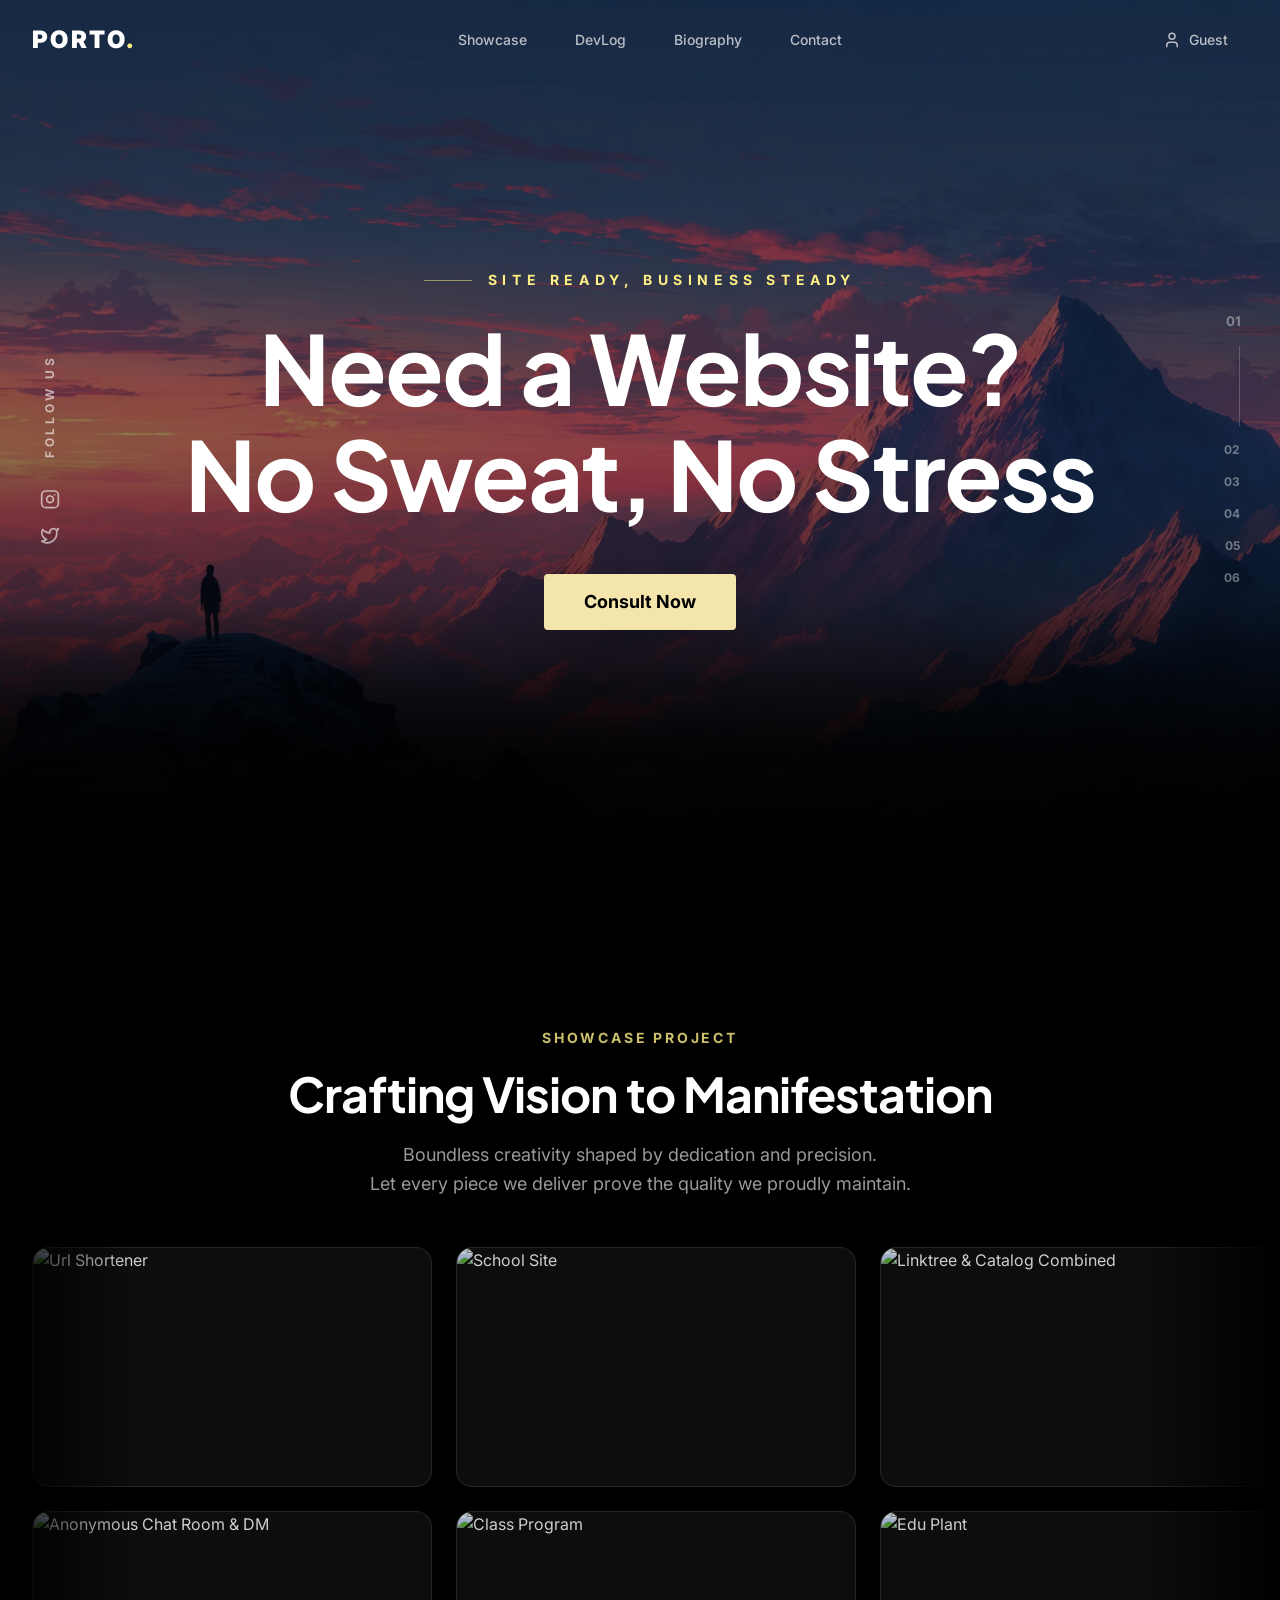
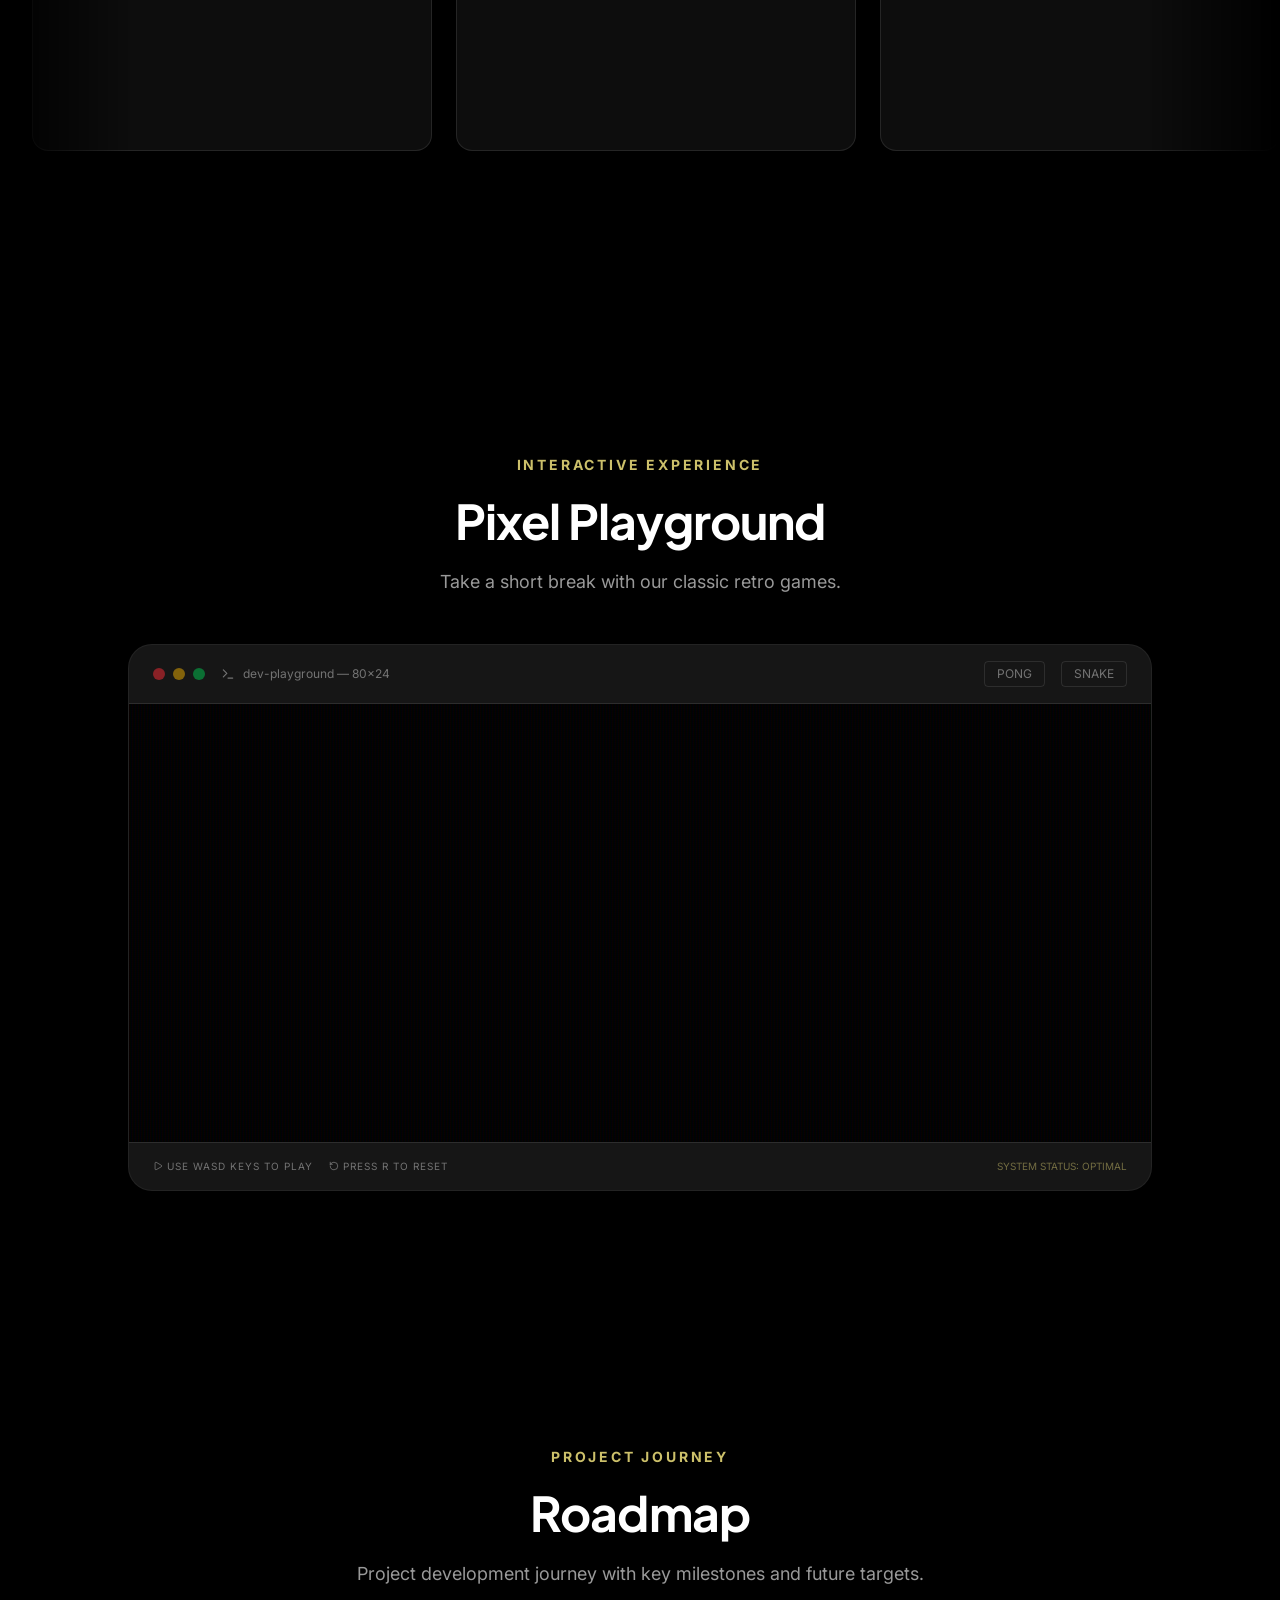
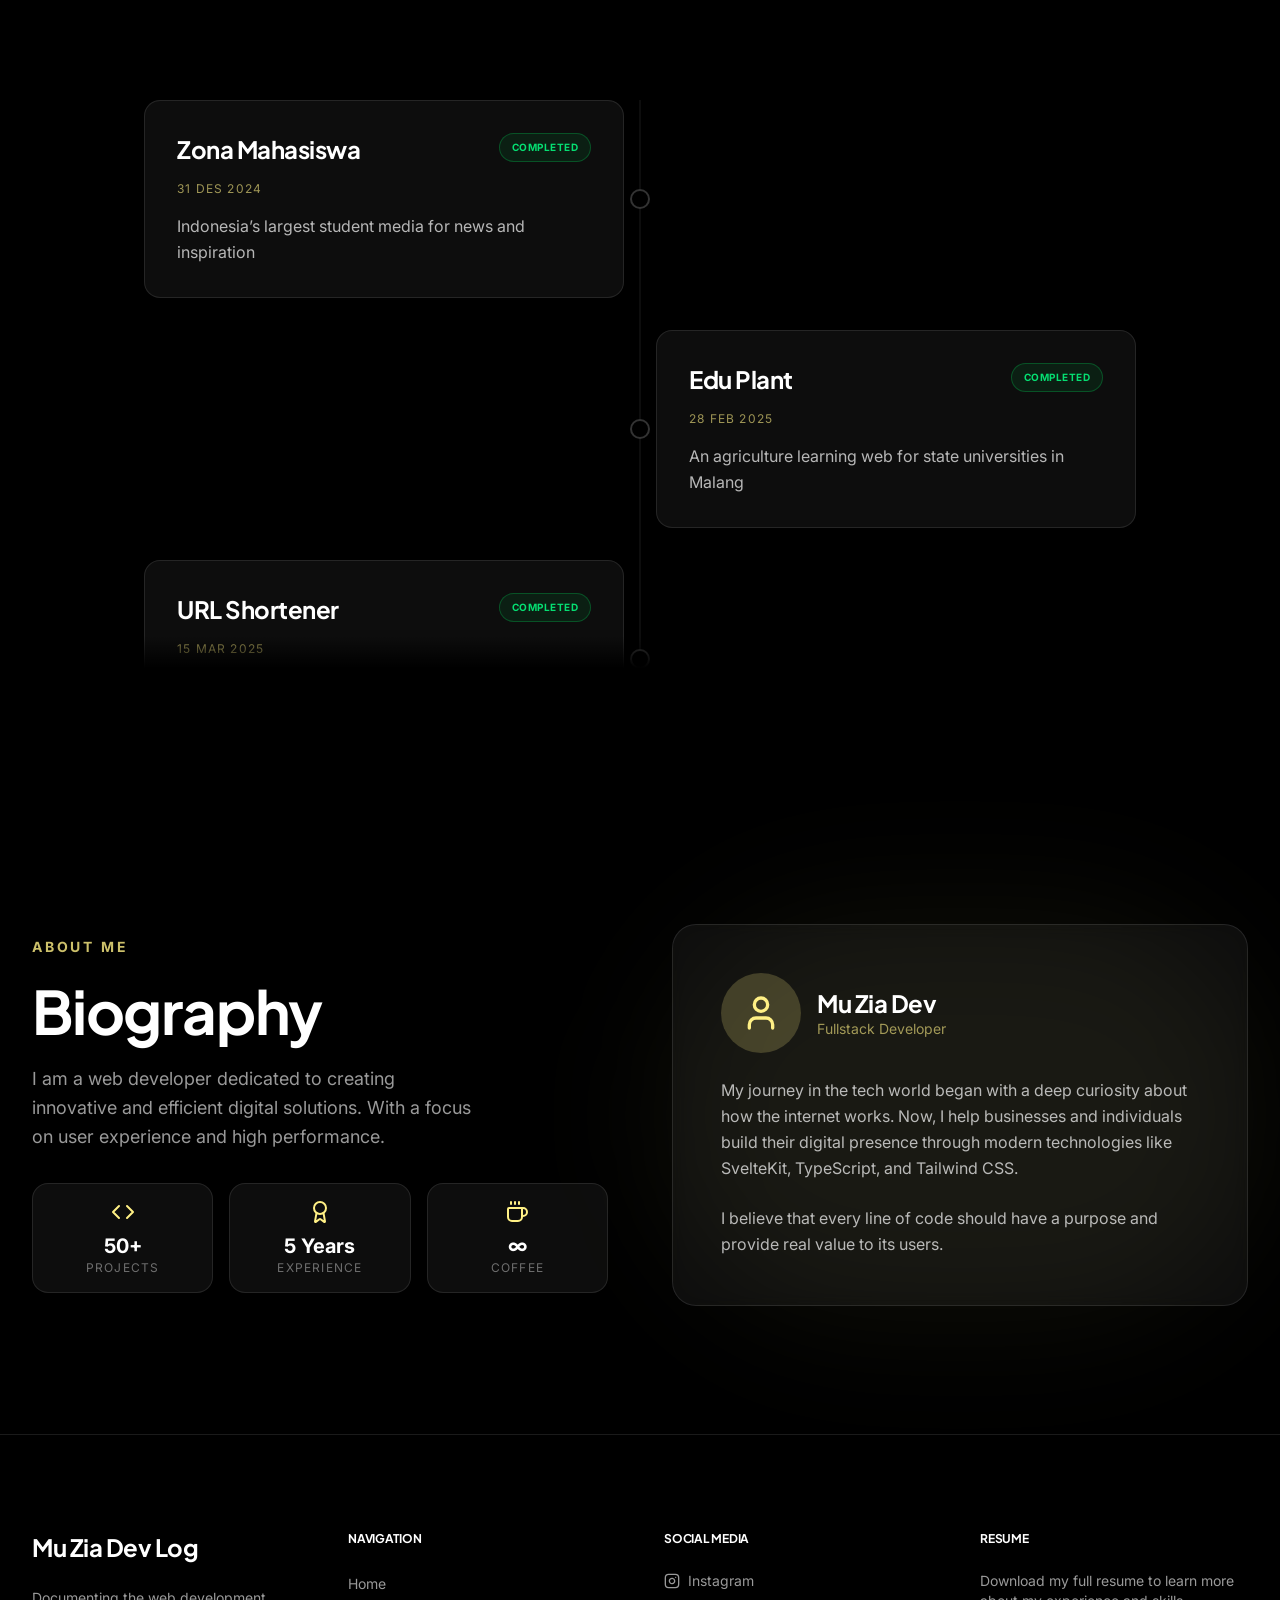
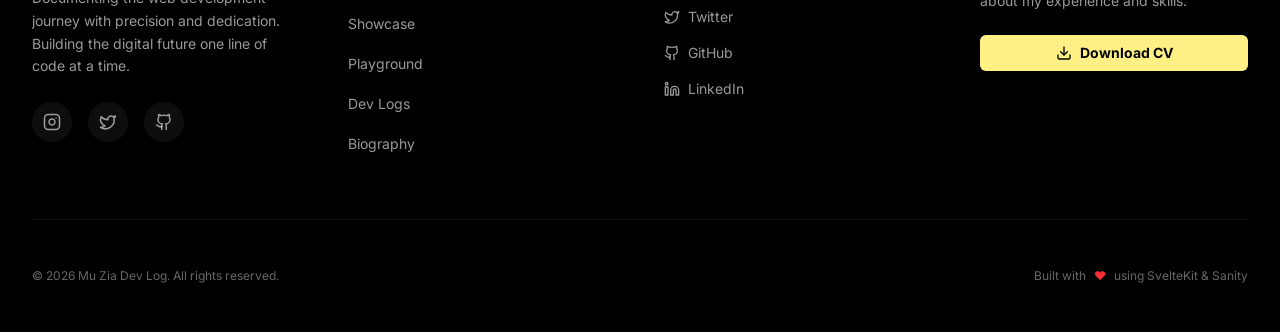
<file: index.html>
<!doctype html>
<html lang="id">
	<head>
		<meta charset="utf-8" />
		<meta name="viewport" content="width=device-width, initial-scale=1" />
		<title>muzia.online - Segala urusan digital, kini jadi jauh lebih mu zia.</title>
		<meta name="description" content="Kelola sistem Pre-Order, perpendek link, hingga kustomisasi web tanpa ribet. Apapun kebutuhanmu, P.O di muzia.online aja!" />
		
		<!-- Google Fonts -->
		<link rel="preconnect" href="https://fonts.googleapis.com" />
		<link rel="preconnect" href="https://fonts.gstatic.com" crossorigin />
		<link href="https://fonts.googleapis.com/css2?family=Plus+Jakarta+Sans:wght@400;500;600;700;800&family=Inter:wght@400;500;600;700&family=Playfair+Display:wght@400;700&display=swap" rel="stylesheet" />
		
		
		<link href="./_app/immutable/assets/0.GZ0eUr2F.css" rel="stylesheet">
		<link href="./_app/immutable/assets/2.BXsy7kUp.css" rel="stylesheet">
		<link rel="modulepreload" href="./_app/immutable/entry/start.Ca_wSWsl.js">
		<link rel="modulepreload" href="./_app/immutable/chunks/ZLvBxziK.js">
		<link rel="modulepreload" href="./_app/immutable/chunks/mymH6MuY.js">
		<link rel="modulepreload" href="./_app/immutable/entry/app.D5zB20gW.js">
		<link rel="modulepreload" href="./_app/immutable/chunks/PPVm8Dsz.js">
		<link rel="modulepreload" href="./_app/immutable/chunks/DIBNA_g9.js">
		<link rel="modulepreload" href="./_app/immutable/chunks/BgEt111t.js">
		<link rel="modulepreload" href="./_app/immutable/chunks/C3yZs-nB.js">
		<link rel="modulepreload" href="./_app/immutable/chunks/CQC1BkeW.js">
		<link rel="modulepreload" href="./_app/immutable/chunks/C94j5znb.js">
		<link rel="modulepreload" href="./_app/immutable/chunks/CDDtoG_g.js">
		<link rel="modulepreload" href="./_app/immutable/nodes/0.Y-OtAAw8.js">
		<link rel="modulepreload" href="./_app/immutable/chunks/D9lpOvnN.js">
		<link rel="modulepreload" href="./_app/immutable/chunks/DRNSp6mq.js">
		<link rel="modulepreload" href="./_app/immutable/chunks/WxJ-SEl7.js">
		<link rel="modulepreload" href="./_app/immutable/nodes/2.CXr6EJYp.js">
		<link rel="modulepreload" href="./_app/immutable/chunks/BgVh8UrC.js">
		<link rel="modulepreload" href="./_app/immutable/chunks/a4y9I_1i.js"><!--12qhfyh--><link rel="icon" href="data:image/svg+xml,%3csvg%20xmlns='http://www.w3.org/2000/svg'%20width='107'%20height='128'%20viewBox='0%200%20107%20128'%3e%3ctitle%3esvelte-logo%3c/title%3e%3cpath%20d='M94.157%2022.819c-10.4-14.885-30.94-19.297-45.792-9.835L22.282%2029.608A29.92%2029.92%200%200%200%208.764%2049.65a31.5%2031.5%200%200%200%203.108%2020.231%2030%2030%200%200%200-4.477%2011.183%2031.9%2031.9%200%200%200%205.448%2024.116c10.402%2014.887%2030.942%2019.297%2045.791%209.835l26.083-16.624A29.92%2029.92%200%200%200%2098.235%2078.35a31.53%2031.53%200%200%200-3.105-20.232%2030%2030%200%200%200%204.474-11.182%2031.88%2031.88%200%200%200-5.447-24.116'%20style='fill:%23ff3e00'/%3e%3cpath%20d='M45.817%20106.582a20.72%2020.72%200%200%201-22.237-8.243%2019.17%2019.17%200%200%201-3.277-14.503%2018%2018%200%200%201%20.624-2.435l.49-1.498%201.337.981a33.6%2033.6%200%200%200%2010.203%205.098l.97.294-.09.968a5.85%205.85%200%200%200%201.052%203.878%206.24%206.24%200%200%200%206.695%202.485%205.8%205.8%200%200%200%201.603-.704L69.27%2076.28a5.43%205.43%200%200%200%202.45-3.631%205.8%205.8%200%200%200-.987-4.371%206.24%206.24%200%200%200-6.698-2.487%205.7%205.7%200%200%200-1.6.704l-9.953%206.345a19%2019%200%200%201-5.296%202.326%2020.72%2020.72%200%200%201-22.237-8.243%2019.17%2019.17%200%200%201-3.277-14.502%2017.99%2017.99%200%200%201%208.13-12.052l26.081-16.623a19%2019%200%200%201%205.3-2.329%2020.72%2020.72%200%200%201%2022.237%208.243%2019.17%2019.17%200%200%201%203.277%2014.503%2018%2018%200%200%201-.624%202.435l-.49%201.498-1.337-.98a33.6%2033.6%200%200%200-10.203-5.1l-.97-.294.09-.968a5.86%205.86%200%200%200-1.052-3.878%206.24%206.24%200%200%200-6.696-2.485%205.8%205.8%200%200%200-1.602.704L37.73%2051.72a5.42%205.42%200%200%200-2.449%203.63%205.79%205.79%200%200%200%20.986%204.372%206.24%206.24%200%200%200%206.698%202.486%205.8%205.8%200%200%200%201.602-.704l9.952-6.342a19%2019%200%200%201%205.295-2.328%2020.72%2020.72%200%200%201%2022.237%208.242%2019.17%2019.17%200%200%201%203.277%2014.503%2018%2018%200%200%201-8.13%2012.053l-26.081%2016.622a19%2019%200%200%201-5.3%202.328'%20style='fill:%23fff'/%3e%3c/svg%3e"/><!----><!--1uha8ag--><meta name="description" content="Development activity logs and project showcase of Mu Zia Dev."/><!----><title>Mu Zia Dev Log - Web Development Activity</title>
	</head>
	<body data-sveltekit-preload-data="hover">
		<div style="display: contents"><!--[--><!--[--><!----><header class="fixed top-0 left-0 right-0 z-[100] transition-all duration-500 ease-in-out py-6"><div class="absolute inset-0 -z-10 transition-all duration-500 ease-in-out opacity-0"><div class="absolute inset-0 bg-black/60 backdrop-blur-xl"></div> <div class="absolute bottom-0 left-0 right-0 h-[1px] bg-white/10"></div></div> <div class="container flex items-center justify-between relative z-10"><a href="/" class="text-2xl font-black tracking-widest text-white z-[110] uppercase font-['Playfair_Display']">PORTO<span class="text-yellow-200">.</span></a> <nav class="hidden md:flex items-center space-x-12"><!--[--><a href="/#showcase" class="text-sm font-medium text-white/70 hover:text-yellow-200 transition-colors duration-200">Showcase</a><a href="/devlog" class="text-sm font-medium text-white/70 hover:text-yellow-200 transition-colors duration-200">DevLog</a><a href="/#biography" class="text-sm font-medium text-white/70 hover:text-yellow-200 transition-colors duration-200">Biography</a><a href="/contact" class="text-sm font-medium text-white/70 hover:text-yellow-200 transition-colors duration-200">Contact</a><!--]--></nav> <div class="flex items-center space-x-3 md:space-x-5 z-[110]"><a href="/account" class="hidden md:flex items-center gap-2 text-sm font-medium text-white/70 hover:text-yellow-200 transition-colors"><svg xmlns="http://www.w3.org/2000/svg" width="18" height="18" viewBox="0 0 24 24" fill="none" stroke="currentColor" stroke-width="2" stroke-linecap="round" stroke-linejoin="round" aria-hidden="true" class="lucide-icon lucide lucide-user"><!--[--><!----><path d="M19 21v-2a4 4 0 0 0-4-4H9a4 4 0 0 0-4 4v2"><!----></path><!----><!----><circle cx="12" cy="7" r="4"><!----></circle><!----><!--]--><!--[--><!--[--><!--]--><!--]--></svg><!----> Guest</a> <button class="md:hidden p-2.5 text-white hover:bg-white/10 rounded-xl transition-all" aria-label="Toggle Menu"><!--[!--><svg xmlns="http://www.w3.org/2000/svg" width="24" height="24" viewBox="0 0 24 24" fill="none" stroke="currentColor" stroke-width="2" stroke-linecap="round" stroke-linejoin="round" aria-hidden="true" class="lucide-icon lucide lucide-menu"><!--[--><!----><path d="M4 5h16"><!----></path><!----><!----><path d="M4 12h16"><!----></path><!----><!----><path d="M4 19h16"><!----></path><!----><!--]--><!--[--><!--[--><!--]--><!--]--></svg><!--]--></button></div></div> <!--[!--><!--]--></header><!----> <main><!----><div class="hidden lg:flex fixed right-10 top-1/2 -translate-y-1/2 flex-col items-end gap-6 z-30 pointer-events-none"><div class="flex flex-col items-end gap-4 pointer-events-auto"><!--[--><div class="flex flex-col items-end gap-4"><button class="text-white/40 hover:text-white text-xs font-bold transition-all duration-300 cursor-pointer bg-none border-none p-0 hover:scale-110 transform text-white scale-110" title="Go to Hero">01</button> <!--[--><div class="w-px bg-white/20 relative transition-all duration-500 ease-out" style="height: 80px;"><div class="absolute top-0 left-0 w-full bg-white transition-all duration-150 ease-out" style="height: 0%;"></div></div><!--]--></div><div class="flex flex-col items-end gap-4"><button class="text-white/40 hover:text-white text-xs font-bold transition-all duration-300 cursor-pointer bg-none border-none p-0 hover:scale-110 transform " title="Go to Showcase">02</button> <!--[!--><!--]--></div><div class="flex flex-col items-end gap-4"><button class="text-white/40 hover:text-white text-xs font-bold transition-all duration-300 cursor-pointer bg-none border-none p-0 hover:scale-110 transform " title="Go to Interactive">03</button> <!--[!--><!--]--></div><div class="flex flex-col items-end gap-4"><button class="text-white/40 hover:text-white text-xs font-bold transition-all duration-300 cursor-pointer bg-none border-none p-0 hover:scale-110 transform " title="Go to Roadmap">04</button> <!--[!--><!--]--></div><div class="flex flex-col items-end gap-4"><button class="text-white/40 hover:text-white text-xs font-bold transition-all duration-300 cursor-pointer bg-none border-none p-0 hover:scale-110 transform " title="Go to Biography">05</button> <!--[!--><!--]--></div><div class="flex flex-col items-end gap-4"><button class="text-white/40 hover:text-white text-xs font-bold transition-all duration-300 cursor-pointer bg-none border-none p-0 hover:scale-110 transform " title="Go to Footer">06</button> <!--[!--><!--]--></div><!--]--></div></div><!----> <main class="bg-black"><section id="hero" class="relative min-h-screen flex items-center justify-center overflow-hidden bg-black"><div class="absolute inset-0 z-0"><img src="/images/hero-bg.jpg" alt="Mountain Landscape" class="w-full h-full object-cover opacity-80"/> <div class="absolute inset-0 bg-gradient-to-b from-black/40 via-black/30 to-black/95"></div> <div class="absolute bottom-0 left-0 right-0 h-1/3 bg-gradient-to-t from-black via-black/80 to-transparent"></div></div> <div class="hidden lg:flex absolute left-10 top-1/2 -translate-y-1/2 flex-col items-center gap-8 z-20"><span class="text-white/60 text-xs font-bold uppercase tracking-[0.3em] [writing-mode:vertical-lr] rotate-180">Follow us</span> <div class="flex flex-col gap-4"><a href="javascript:void(0)" class="text-white/60 hover:text-white transition-colors"><svg xmlns="http://www.w3.org/2000/svg" width="20" height="20" viewBox="0 0 24 24" fill="none" stroke="currentColor" stroke-width="2" stroke-linecap="round" stroke-linejoin="round" aria-hidden="true" class="lucide-icon lucide lucide-instagram"><!--[--><!----><rect width="20" height="20" x="2" y="2" rx="5" ry="5"><!----></rect><!----><!----><path d="M16 11.37A4 4 0 1 1 12.63 8 4 4 0 0 1 16 11.37z"><!----></path><!----><!----><line x1="17.5" x2="17.51" y1="6.5" y2="6.5"><!----></line><!----><!--]--><!--[--><!--[--><!--]--><!--]--></svg><!----></a> <a href="javascript:void(0)" class="text-white/60 hover:text-white transition-colors"><svg xmlns="http://www.w3.org/2000/svg" width="20" height="20" viewBox="0 0 24 24" fill="none" stroke="currentColor" stroke-width="2" stroke-linecap="round" stroke-linejoin="round" aria-hidden="true" class="lucide-icon lucide lucide-twitter"><!--[--><!----><path d="M22 4s-.7 2.1-2 3.4c1.6 10-9.4 17.3-18 11.6 2.2.1 4.4-.6 6-2C3 15.5.5 9.6 3 5c2.2 2.6 5.6 4.1 9 4-.9-4.2 4-6.6 7-3.8 1.1 0 3-1.2 3-1.2z"><!----></path><!----><!--]--><!--[--><!--[--><!--]--><!--]--></svg><!----></a></div></div> <div class="container relative z-10 text-center"><div class="max-w-5xl mx-auto space-y-8"><div class="flex flex-col items-center gap-6"><div class="flex items-center justify-center gap-4 order-2 md:order-none"><div class="w-8 md:w-12 h-px bg-yellow-200/50"></div> <span class="text-yellow-200 text-[9px] md:text-sm font-bold tracking-[0.4em] uppercase">Site Ready, Business Steady</span></div> <h1 class="text-4xl md:text-7xl lg:text-8xl font-bold text-white leading-[1.1] font-['Playfair_Display'] order-1 md:order-none">Need a Website?<br/>No Sweat, No Stress</h1> <div class="pt-0 md:pt-6 order-3 md:order-none"><button class="inline-flex items-center justify-center whitespace-nowrap focus-visible:outline-none focus-visible:ring-1 focus-visible:ring-ring disabled:pointer-events-none disabled:opacity-50 h-9 bg-[#F3E5AB] hover:bg-[#EEDC9A] text-black font-bold px-7 md:px-10 py-5.5 md:py-7 text-sm md:text-lg rounded-sm transition-all duration-300 shadow-2xl"><!---->Consult Now<!----></button><!----></div></div></div></div></section><!----> <section id="showcase" class="bg-black py-24 relative overflow-hidden"><div class="absolute inset-0 bg-gradient-to-b from-black/95 via-black/30 to-black/95 z-0 pointer-events-none"></div> <div class="relative z-10"><div class="max-w-3xl mx-auto text-center mb-4 md:mb-8 space-y-4 px-4"><div class="text-yellow-200/80 text-sm font-bold tracking-[0.2em] uppercase">Showcase Project</div> <h3 class="text-3xl md:text-5xl font-extrabold text-white leading-tight font-['Playfair_Display']">Crafting Vision <br class="block md:hidden"/>to Manifestation</h3> <p class="text-sm md:text-lg text-white/60 leading-relaxed">Boundless creativity shaped by dedication and precision.<br class="hidden md:block"/> Let every piece we deliver prove the quality we proudly maintain.</p></div> <div class="carousel-outer-wrapper space-y-8 svelte-13x55y7"><div class="carousel-inner flex gap-6 mb-6 overflow-x-auto scrollbar-hide svelte-13x55y7" style="scroll-behavior: auto;"><!--[--><div class="card-wrapper flex-shrink-0 svelte-13x55y7" role="button" tabindex="0"><div class="relative w-80 md:w-[400px] h-48 md:h-60 rounded-2xl overflow-hidden cursor-pointer bg-white/5 border border-white/10 group svelte-13x55y7"><div class="absolute inset-0 flex items-center justify-center transition-transform duration-700 group-hover:scale-110"><img src="https://cdn.sanity.io/images/zyiqvdmb/production/7bc7346ced6430ff4d0441c745e77f0b52f41448-1920x1080.png" alt="Url Shortener" class="w-full h-full object-cover opacity-80 group-hover:opacity-40 transition-opacity duration-500"/></div> <div class="absolute inset-0 bg-black/80 opacity-0 group-hover:opacity-100 transition-opacity duration-500 flex flex-col items-center justify-center"><span class="text-yellow-200 text-xs font-bold uppercase tracking-widest mb-2 transform translate-y-4 group-hover:translate-y-0 transition-transform duration-500 delay-75">webapp</span> <h4 class="text-xl md:text-2xl font-bold text-white text-center px-6 transform translate-y-4 group-hover:translate-y-0 transition-transform duration-500">Url Shortener</h4></div></div></div><div class="card-wrapper flex-shrink-0 svelte-13x55y7" role="button" tabindex="0"><div class="relative w-80 md:w-[400px] h-48 md:h-60 rounded-2xl overflow-hidden cursor-pointer bg-white/5 border border-white/10 group svelte-13x55y7"><div class="absolute inset-0 flex items-center justify-center transition-transform duration-700 group-hover:scale-110"><img src="https://cdn.sanity.io/images/zyiqvdmb/production/a95760c76b544ebdb39ec82a4609399a78883409-1920x996.webp" alt="School Site" class="w-full h-full object-cover opacity-80 group-hover:opacity-40 transition-opacity duration-500"/></div> <div class="absolute inset-0 bg-black/80 opacity-0 group-hover:opacity-100 transition-opacity duration-500 flex flex-col items-center justify-center"><span class="text-yellow-200 text-xs font-bold uppercase tracking-widest mb-2 transform translate-y-4 group-hover:translate-y-0 transition-transform duration-500 delay-75">corporate</span> <h4 class="text-xl md:text-2xl font-bold text-white text-center px-6 transform translate-y-4 group-hover:translate-y-0 transition-transform duration-500">School Site</h4></div></div></div><div class="card-wrapper flex-shrink-0 svelte-13x55y7" role="button" tabindex="0"><div class="relative w-80 md:w-[400px] h-48 md:h-60 rounded-2xl overflow-hidden cursor-pointer bg-white/5 border border-white/10 group svelte-13x55y7"><div class="absolute inset-0 flex items-center justify-center transition-transform duration-700 group-hover:scale-110"><img src="https://cdn.sanity.io/images/zyiqvdmb/production/b86cc69a7ba327382c87a2bc985c1593389e37e8-1920x1080.png" alt="Linktree &amp; Catalog Combined" class="w-full h-full object-cover opacity-80 group-hover:opacity-40 transition-opacity duration-500"/></div> <div class="absolute inset-0 bg-black/80 opacity-0 group-hover:opacity-100 transition-opacity duration-500 flex flex-col items-center justify-center"><span class="text-yellow-200 text-xs font-bold uppercase tracking-widest mb-2 transform translate-y-4 group-hover:translate-y-0 transition-transform duration-500 delay-75">saas</span> <h4 class="text-xl md:text-2xl font-bold text-white text-center px-6 transform translate-y-4 group-hover:translate-y-0 transition-transform duration-500">Linktree &amp; Catalog Combined</h4></div></div></div><div class="card-wrapper flex-shrink-0 svelte-13x55y7" role="button" tabindex="0"><div class="relative w-80 md:w-[400px] h-48 md:h-60 rounded-2xl overflow-hidden cursor-pointer bg-white/5 border border-white/10 group svelte-13x55y7"><div class="absolute inset-0 flex items-center justify-center transition-transform duration-700 group-hover:scale-110"><img src="https://cdn.sanity.io/images/zyiqvdmb/production/7bc7346ced6430ff4d0441c745e77f0b52f41448-1920x1080.png" alt="Url Shortener" class="w-full h-full object-cover opacity-80 group-hover:opacity-40 transition-opacity duration-500"/></div> <div class="absolute inset-0 bg-black/80 opacity-0 group-hover:opacity-100 transition-opacity duration-500 flex flex-col items-center justify-center"><span class="text-yellow-200 text-xs font-bold uppercase tracking-widest mb-2 transform translate-y-4 group-hover:translate-y-0 transition-transform duration-500 delay-75">webapp</span> <h4 class="text-xl md:text-2xl font-bold text-white text-center px-6 transform translate-y-4 group-hover:translate-y-0 transition-transform duration-500">Url Shortener</h4></div></div></div><div class="card-wrapper flex-shrink-0 svelte-13x55y7" role="button" tabindex="0"><div class="relative w-80 md:w-[400px] h-48 md:h-60 rounded-2xl overflow-hidden cursor-pointer bg-white/5 border border-white/10 group svelte-13x55y7"><div class="absolute inset-0 flex items-center justify-center transition-transform duration-700 group-hover:scale-110"><img src="https://cdn.sanity.io/images/zyiqvdmb/production/a95760c76b544ebdb39ec82a4609399a78883409-1920x996.webp" alt="School Site" class="w-full h-full object-cover opacity-80 group-hover:opacity-40 transition-opacity duration-500"/></div> <div class="absolute inset-0 bg-black/80 opacity-0 group-hover:opacity-100 transition-opacity duration-500 flex flex-col items-center justify-center"><span class="text-yellow-200 text-xs font-bold uppercase tracking-widest mb-2 transform translate-y-4 group-hover:translate-y-0 transition-transform duration-500 delay-75">corporate</span> <h4 class="text-xl md:text-2xl font-bold text-white text-center px-6 transform translate-y-4 group-hover:translate-y-0 transition-transform duration-500">School Site</h4></div></div></div><div class="card-wrapper flex-shrink-0 svelte-13x55y7" role="button" tabindex="0"><div class="relative w-80 md:w-[400px] h-48 md:h-60 rounded-2xl overflow-hidden cursor-pointer bg-white/5 border border-white/10 group svelte-13x55y7"><div class="absolute inset-0 flex items-center justify-center transition-transform duration-700 group-hover:scale-110"><img src="https://cdn.sanity.io/images/zyiqvdmb/production/b86cc69a7ba327382c87a2bc985c1593389e37e8-1920x1080.png" alt="Linktree &amp; Catalog Combined" class="w-full h-full object-cover opacity-80 group-hover:opacity-40 transition-opacity duration-500"/></div> <div class="absolute inset-0 bg-black/80 opacity-0 group-hover:opacity-100 transition-opacity duration-500 flex flex-col items-center justify-center"><span class="text-yellow-200 text-xs font-bold uppercase tracking-widest mb-2 transform translate-y-4 group-hover:translate-y-0 transition-transform duration-500 delay-75">saas</span> <h4 class="text-xl md:text-2xl font-bold text-white text-center px-6 transform translate-y-4 group-hover:translate-y-0 transition-transform duration-500">Linktree &amp; Catalog Combined</h4></div></div></div><div class="card-wrapper flex-shrink-0 svelte-13x55y7" role="button" tabindex="0"><div class="relative w-80 md:w-[400px] h-48 md:h-60 rounded-2xl overflow-hidden cursor-pointer bg-white/5 border border-white/10 group svelte-13x55y7"><div class="absolute inset-0 flex items-center justify-center transition-transform duration-700 group-hover:scale-110"><img src="https://cdn.sanity.io/images/zyiqvdmb/production/7bc7346ced6430ff4d0441c745e77f0b52f41448-1920x1080.png" alt="Url Shortener" class="w-full h-full object-cover opacity-80 group-hover:opacity-40 transition-opacity duration-500"/></div> <div class="absolute inset-0 bg-black/80 opacity-0 group-hover:opacity-100 transition-opacity duration-500 flex flex-col items-center justify-center"><span class="text-yellow-200 text-xs font-bold uppercase tracking-widest mb-2 transform translate-y-4 group-hover:translate-y-0 transition-transform duration-500 delay-75">webapp</span> <h4 class="text-xl md:text-2xl font-bold text-white text-center px-6 transform translate-y-4 group-hover:translate-y-0 transition-transform duration-500">Url Shortener</h4></div></div></div><div class="card-wrapper flex-shrink-0 svelte-13x55y7" role="button" tabindex="0"><div class="relative w-80 md:w-[400px] h-48 md:h-60 rounded-2xl overflow-hidden cursor-pointer bg-white/5 border border-white/10 group svelte-13x55y7"><div class="absolute inset-0 flex items-center justify-center transition-transform duration-700 group-hover:scale-110"><img src="https://cdn.sanity.io/images/zyiqvdmb/production/a95760c76b544ebdb39ec82a4609399a78883409-1920x996.webp" alt="School Site" class="w-full h-full object-cover opacity-80 group-hover:opacity-40 transition-opacity duration-500"/></div> <div class="absolute inset-0 bg-black/80 opacity-0 group-hover:opacity-100 transition-opacity duration-500 flex flex-col items-center justify-center"><span class="text-yellow-200 text-xs font-bold uppercase tracking-widest mb-2 transform translate-y-4 group-hover:translate-y-0 transition-transform duration-500 delay-75">corporate</span> <h4 class="text-xl md:text-2xl font-bold text-white text-center px-6 transform translate-y-4 group-hover:translate-y-0 transition-transform duration-500">School Site</h4></div></div></div><div class="card-wrapper flex-shrink-0 svelte-13x55y7" role="button" tabindex="0"><div class="relative w-80 md:w-[400px] h-48 md:h-60 rounded-2xl overflow-hidden cursor-pointer bg-white/5 border border-white/10 group svelte-13x55y7"><div class="absolute inset-0 flex items-center justify-center transition-transform duration-700 group-hover:scale-110"><img src="https://cdn.sanity.io/images/zyiqvdmb/production/b86cc69a7ba327382c87a2bc985c1593389e37e8-1920x1080.png" alt="Linktree &amp; Catalog Combined" class="w-full h-full object-cover opacity-80 group-hover:opacity-40 transition-opacity duration-500"/></div> <div class="absolute inset-0 bg-black/80 opacity-0 group-hover:opacity-100 transition-opacity duration-500 flex flex-col items-center justify-center"><span class="text-yellow-200 text-xs font-bold uppercase tracking-widest mb-2 transform translate-y-4 group-hover:translate-y-0 transition-transform duration-500 delay-75">saas</span> <h4 class="text-xl md:text-2xl font-bold text-white text-center px-6 transform translate-y-4 group-hover:translate-y-0 transition-transform duration-500">Linktree &amp; Catalog Combined</h4></div></div></div><!--]--></div> <div class="carousel-inner flex gap-6 overflow-x-auto scrollbar-hide svelte-13x55y7" style="scroll-behavior: auto;"><!--[--><div class="card-wrapper flex-shrink-0 svelte-13x55y7" role="button" tabindex="0"><div class="relative w-80 md:w-[400px] h-48 md:h-60 rounded-2xl overflow-hidden cursor-pointer bg-white/5 border border-white/10 group svelte-13x55y7"><div class="absolute inset-0 flex items-center justify-center transition-transform duration-700 group-hover:scale-110"><img src="https://cdn.sanity.io/images/zyiqvdmb/production/42927b36149dde29c53fa78b06de76863dcd7c53-1920x1080.png" alt="Anonymous Chat Room &amp; DM" class="w-full h-full object-cover opacity-80 group-hover:opacity-40 transition-opacity duration-500"/></div> <div class="absolute inset-0 bg-black/80 opacity-0 group-hover:opacity-100 transition-opacity duration-500 flex flex-col items-center justify-center"><span class="text-yellow-200 text-xs font-bold uppercase tracking-widest mb-2 transform translate-y-4 group-hover:translate-y-0 transition-transform duration-500 delay-75">webapp</span> <h4 class="text-xl md:text-2xl font-bold text-white text-center px-6 transform translate-y-4 group-hover:translate-y-0 transition-transform duration-500">Anonymous Chat Room &amp; DM</h4></div></div></div><div class="card-wrapper flex-shrink-0 svelte-13x55y7" role="button" tabindex="0"><div class="relative w-80 md:w-[400px] h-48 md:h-60 rounded-2xl overflow-hidden cursor-pointer bg-white/5 border border-white/10 group svelte-13x55y7"><div class="absolute inset-0 flex items-center justify-center transition-transform duration-700 group-hover:scale-110"><img src="https://cdn.sanity.io/images/zyiqvdmb/production/c8d556556ecbeb759d9a516ac3441aa1146325e3-1920x1080.png" alt="Class Program" class="w-full h-full object-cover opacity-80 group-hover:opacity-40 transition-opacity duration-500"/></div> <div class="absolute inset-0 bg-black/80 opacity-0 group-hover:opacity-100 transition-opacity duration-500 flex flex-col items-center justify-center"><span class="text-yellow-200 text-xs font-bold uppercase tracking-widest mb-2 transform translate-y-4 group-hover:translate-y-0 transition-transform duration-500 delay-75">corporate</span> <h4 class="text-xl md:text-2xl font-bold text-white text-center px-6 transform translate-y-4 group-hover:translate-y-0 transition-transform duration-500">Class Program</h4></div></div></div><div class="card-wrapper flex-shrink-0 svelte-13x55y7" role="button" tabindex="0"><div class="relative w-80 md:w-[400px] h-48 md:h-60 rounded-2xl overflow-hidden cursor-pointer bg-white/5 border border-white/10 group svelte-13x55y7"><div class="absolute inset-0 flex items-center justify-center transition-transform duration-700 group-hover:scale-110"><img src="https://cdn.sanity.io/images/zyiqvdmb/production/12a90e2c39456a92b39b6e76308a9f023472f0b0-1920x1080.png" alt="Edu Plant" class="w-full h-full object-cover opacity-80 group-hover:opacity-40 transition-opacity duration-500"/></div> <div class="absolute inset-0 bg-black/80 opacity-0 group-hover:opacity-100 transition-opacity duration-500 flex flex-col items-center justify-center"><span class="text-yellow-200 text-xs font-bold uppercase tracking-widest mb-2 transform translate-y-4 group-hover:translate-y-0 transition-transform duration-500 delay-75">corporate</span> <h4 class="text-xl md:text-2xl font-bold text-white text-center px-6 transform translate-y-4 group-hover:translate-y-0 transition-transform duration-500">Edu Plant</h4></div></div></div><div class="card-wrapper flex-shrink-0 svelte-13x55y7" role="button" tabindex="0"><div class="relative w-80 md:w-[400px] h-48 md:h-60 rounded-2xl overflow-hidden cursor-pointer bg-white/5 border border-white/10 group svelte-13x55y7"><div class="absolute inset-0 flex items-center justify-center transition-transform duration-700 group-hover:scale-110"><img src="https://cdn.sanity.io/images/zyiqvdmb/production/42927b36149dde29c53fa78b06de76863dcd7c53-1920x1080.png" alt="Anonymous Chat Room &amp; DM" class="w-full h-full object-cover opacity-80 group-hover:opacity-40 transition-opacity duration-500"/></div> <div class="absolute inset-0 bg-black/80 opacity-0 group-hover:opacity-100 transition-opacity duration-500 flex flex-col items-center justify-center"><span class="text-yellow-200 text-xs font-bold uppercase tracking-widest mb-2 transform translate-y-4 group-hover:translate-y-0 transition-transform duration-500 delay-75">webapp</span> <h4 class="text-xl md:text-2xl font-bold text-white text-center px-6 transform translate-y-4 group-hover:translate-y-0 transition-transform duration-500">Anonymous Chat Room &amp; DM</h4></div></div></div><div class="card-wrapper flex-shrink-0 svelte-13x55y7" role="button" tabindex="0"><div class="relative w-80 md:w-[400px] h-48 md:h-60 rounded-2xl overflow-hidden cursor-pointer bg-white/5 border border-white/10 group svelte-13x55y7"><div class="absolute inset-0 flex items-center justify-center transition-transform duration-700 group-hover:scale-110"><img src="https://cdn.sanity.io/images/zyiqvdmb/production/c8d556556ecbeb759d9a516ac3441aa1146325e3-1920x1080.png" alt="Class Program" class="w-full h-full object-cover opacity-80 group-hover:opacity-40 transition-opacity duration-500"/></div> <div class="absolute inset-0 bg-black/80 opacity-0 group-hover:opacity-100 transition-opacity duration-500 flex flex-col items-center justify-center"><span class="text-yellow-200 text-xs font-bold uppercase tracking-widest mb-2 transform translate-y-4 group-hover:translate-y-0 transition-transform duration-500 delay-75">corporate</span> <h4 class="text-xl md:text-2xl font-bold text-white text-center px-6 transform translate-y-4 group-hover:translate-y-0 transition-transform duration-500">Class Program</h4></div></div></div><div class="card-wrapper flex-shrink-0 svelte-13x55y7" role="button" tabindex="0"><div class="relative w-80 md:w-[400px] h-48 md:h-60 rounded-2xl overflow-hidden cursor-pointer bg-white/5 border border-white/10 group svelte-13x55y7"><div class="absolute inset-0 flex items-center justify-center transition-transform duration-700 group-hover:scale-110"><img src="https://cdn.sanity.io/images/zyiqvdmb/production/12a90e2c39456a92b39b6e76308a9f023472f0b0-1920x1080.png" alt="Edu Plant" class="w-full h-full object-cover opacity-80 group-hover:opacity-40 transition-opacity duration-500"/></div> <div class="absolute inset-0 bg-black/80 opacity-0 group-hover:opacity-100 transition-opacity duration-500 flex flex-col items-center justify-center"><span class="text-yellow-200 text-xs font-bold uppercase tracking-widest mb-2 transform translate-y-4 group-hover:translate-y-0 transition-transform duration-500 delay-75">corporate</span> <h4 class="text-xl md:text-2xl font-bold text-white text-center px-6 transform translate-y-4 group-hover:translate-y-0 transition-transform duration-500">Edu Plant</h4></div></div></div><div class="card-wrapper flex-shrink-0 svelte-13x55y7" role="button" tabindex="0"><div class="relative w-80 md:w-[400px] h-48 md:h-60 rounded-2xl overflow-hidden cursor-pointer bg-white/5 border border-white/10 group svelte-13x55y7"><div class="absolute inset-0 flex items-center justify-center transition-transform duration-700 group-hover:scale-110"><img src="https://cdn.sanity.io/images/zyiqvdmb/production/42927b36149dde29c53fa78b06de76863dcd7c53-1920x1080.png" alt="Anonymous Chat Room &amp; DM" class="w-full h-full object-cover opacity-80 group-hover:opacity-40 transition-opacity duration-500"/></div> <div class="absolute inset-0 bg-black/80 opacity-0 group-hover:opacity-100 transition-opacity duration-500 flex flex-col items-center justify-center"><span class="text-yellow-200 text-xs font-bold uppercase tracking-widest mb-2 transform translate-y-4 group-hover:translate-y-0 transition-transform duration-500 delay-75">webapp</span> <h4 class="text-xl md:text-2xl font-bold text-white text-center px-6 transform translate-y-4 group-hover:translate-y-0 transition-transform duration-500">Anonymous Chat Room &amp; DM</h4></div></div></div><div class="card-wrapper flex-shrink-0 svelte-13x55y7" role="button" tabindex="0"><div class="relative w-80 md:w-[400px] h-48 md:h-60 rounded-2xl overflow-hidden cursor-pointer bg-white/5 border border-white/10 group svelte-13x55y7"><div class="absolute inset-0 flex items-center justify-center transition-transform duration-700 group-hover:scale-110"><img src="https://cdn.sanity.io/images/zyiqvdmb/production/c8d556556ecbeb759d9a516ac3441aa1146325e3-1920x1080.png" alt="Class Program" class="w-full h-full object-cover opacity-80 group-hover:opacity-40 transition-opacity duration-500"/></div> <div class="absolute inset-0 bg-black/80 opacity-0 group-hover:opacity-100 transition-opacity duration-500 flex flex-col items-center justify-center"><span class="text-yellow-200 text-xs font-bold uppercase tracking-widest mb-2 transform translate-y-4 group-hover:translate-y-0 transition-transform duration-500 delay-75">corporate</span> <h4 class="text-xl md:text-2xl font-bold text-white text-center px-6 transform translate-y-4 group-hover:translate-y-0 transition-transform duration-500">Class Program</h4></div></div></div><div class="card-wrapper flex-shrink-0 svelte-13x55y7" role="button" tabindex="0"><div class="relative w-80 md:w-[400px] h-48 md:h-60 rounded-2xl overflow-hidden cursor-pointer bg-white/5 border border-white/10 group svelte-13x55y7"><div class="absolute inset-0 flex items-center justify-center transition-transform duration-700 group-hover:scale-110"><img src="https://cdn.sanity.io/images/zyiqvdmb/production/12a90e2c39456a92b39b6e76308a9f023472f0b0-1920x1080.png" alt="Edu Plant" class="w-full h-full object-cover opacity-80 group-hover:opacity-40 transition-opacity duration-500"/></div> <div class="absolute inset-0 bg-black/80 opacity-0 group-hover:opacity-100 transition-opacity duration-500 flex flex-col items-center justify-center"><span class="text-yellow-200 text-xs font-bold uppercase tracking-widest mb-2 transform translate-y-4 group-hover:translate-y-0 transition-transform duration-500 delay-75">corporate</span> <h4 class="text-xl md:text-2xl font-bold text-white text-center px-6 transform translate-y-4 group-hover:translate-y-0 transition-transform duration-500">Edu Plant</h4></div></div></div><!--]--></div> <div class="hidden md:block absolute left-0 top-0 bottom-0 w-32 bg-gradient-to-r from-black via-black/50 to-transparent z-20 pointer-events-none"></div> <div class="hidden md:block absolute right-0 top-0 bottom-0 w-32 bg-gradient-to-l from-black via-black/50 to-transparent z-20 pointer-events-none"></div></div></div></section><!----> <section id="interactive" class="relative min-h-screen bg-black py-24 overflow-hidden flex items-center justify-center"><canvas class="absolute inset-0 w-full h-full pointer-events-none z-0 svelte-1bp6iol"></canvas><!----> <div class="container mx-auto px-4 relative z-10"><div class="max-w-5xl mx-auto"><div class="text-center mb-12 space-y-4"><div class="text-yellow-200/80 text-sm font-bold tracking-[0.2em] uppercase">Interactive Experience</div> <h3 class="text-3xl md:text-5xl font-extrabold text-white leading-tight font-['Playfair_Display']">Pixel Playground</h3> <p class="text-sm md:text-lg text-white/60 leading-relaxed">Take a short break with our classic retro games.</p></div> <div class="bg-[#0a0a0a] border border-white/10 rounded-3xl overflow-hidden shadow-2xl"><div class="bg-white/5 border-b border-white/10 px-4 md:px-6 py-3 md:py-4 flex items-center justify-between"><div class="flex items-center gap-2 md:gap-4"><div class="flex gap-1.5 md:gap-2"><div class="w-2.5 h-2.5 md:w-3 md:h-3 rounded-full bg-red-500/50"></div> <div class="w-2.5 h-2.5 md:w-3 md:h-3 rounded-full bg-yellow-500/50"></div> <div class="w-2.5 h-2.5 md:w-3 md:h-3 rounded-full bg-green-500/50"></div></div> <div class="flex items-center gap-1.5 md:gap-2 text-white/40 text-[10px] md:text-xs font-mono"><svg xmlns="http://www.w3.org/2000/svg" width="14" height="14" viewBox="0 0 24 24" fill="none" stroke="currentColor" stroke-width="2" stroke-linecap="round" stroke-linejoin="round" aria-hidden="true" class="lucide-icon lucide lucide-terminal"><!--[--><!----><path d="M12 19h8"><!----></path><!----><!----><path d="m4 17 6-6-6-6"><!----></path><!----><!--]--><!--[--><!--[--><!--]--><!--]--></svg><!----> <span class="hidden md:inline">dev-playground — 80x24</span> <span class="md:hidden">playground</span></div></div> <div class="flex gap-2 md:gap-4"><!--[--><button class="text-xs font-mono px-3 py-1 rounded border transition-colors text-white/40 border-white/10 hover:text-white hover:border-white/30">PONG</button> <button class="text-xs font-mono px-3 py-1 rounded border transition-colors text-white/40 border-white/10 hover:text-white hover:border-white/30">SNAKE</button><!--]--> <!--[!--><!--]--></div></div> <div class="relative bg-black flex items-center justify-center overflow-hidden game-area svelte-1qi8og"><!--[!--><!--[!--><!--[!--><!--]--><!--]--><!--]--> <div class="absolute inset-0 pointer-events-none bg-[linear-gradient(rgba(18,16,16,0)_50%,rgba(0,0,0,0.25)_50%),linear-gradient(90deg,rgba(255,0,0,0.06),rgba(0,255,0,0.02),rgba(0,0,255,0.06))] z-20 bg-[length:100%_2px,3px_100%]"></div></div> <div class="bg-white/5 border-t border-white/10 px-4 md:px-6 py-3 md:py-4"><div class="flex flex-wrap items-center justify-between gap-2 md:gap-4"><div class="flex items-center gap-2 md:gap-4 text-white/40 text-[9px] md:text-[10px] font-mono uppercase tracking-widest"><!--[!--><span class="flex items-center gap-1"><svg xmlns="http://www.w3.org/2000/svg" width="10" height="10" viewBox="0 0 24 24" fill="none" stroke="currentColor" stroke-width="2" stroke-linecap="round" stroke-linejoin="round" aria-hidden="true" class="lucide-icon lucide lucide-play"><!--[--><!----><path d="M5 5a2 2 0 0 1 3.008-1.728l11.997 6.998a2 2 0 0 1 .003 3.458l-12 7A2 2 0 0 1 5 19z"><!----></path><!----><!--]--><!--[--><!--[--><!--]--><!--]--></svg><!----> Use WASD Keys to Play</span> <span class="flex items-center gap-1"><svg xmlns="http://www.w3.org/2000/svg" width="10" height="10" viewBox="0 0 24 24" fill="none" stroke="currentColor" stroke-width="2" stroke-linecap="round" stroke-linejoin="round" aria-hidden="true" class="lucide-icon lucide lucide-rotate-ccw"><!--[--><!----><path d="M3 12a9 9 0 1 0 9-9 9.75 9.75 0 0 0-6.74 2.74L3 8"><!----></path><!----><!----><path d="M3 3v5h5"><!----></path><!----><!--]--><!--[--><!--[--><!--]--><!--]--></svg><!----> Press R to Reset</span><!--]--></div> <div class="text-yellow-200/40 text-[9px] md:text-[10px] font-mono">SYSTEM STATUS: OPTIMAL</div></div></div></div></div></div></section><!----> <section id="milestones" class="bg-black py-24 relative overflow-hidden"><div class="container mx-auto px-4 relative z-10"><div class="max-w-3xl mx-auto text-center mb-20 space-y-4"><div class="text-yellow-200/80 text-sm font-bold tracking-[0.2em] uppercase">Project Journey</div> <h3 class="text-3xl md:text-5xl font-extrabold text-white leading-tight font-['Playfair_Display']">Roadmap</h3> <p class="text-sm md:text-lg text-white/60 leading-relaxed">Project development journey with key milestones and future
                targets.</p></div> <div class="relative max-w-5xl mx-auto mt-12"><div class="absolute top-0 left-0 w-full h-8 bg-gradient-to-b from-black to-transparent z-30 pointer-events-none"></div> <div class="absolute bottom-0 left-0 w-full h-8 bg-gradient-to-t from-black to-transparent z-30 pointer-events-none"></div> <div class="timeline-scroller max-h-[600px] overflow-y-auto overflow-x-hidden px-4 py-8 svelte-jhv8u5"><div class="space-y-8 relative"><div class="hidden md:block absolute left-1/2 top-0 bottom-0 w-px bg-white/10 transform -translate-x-1/2"><div class="w-full bg-gradient-to-b from-yellow-200/50 via-yellow-200 to-yellow-200/50" style="height: 0%"></div></div> <!--[--><!--[--><div class="milestone-item relative group"><div class="hidden md:block absolute left-1/2 top-1/2 -translate-y-1/2 -translate-x-1/2 w-5 h-5 z-20"><div class="w-full h-full bg-black border-2 border-white/20 rounded-full group-hover:border-yellow-200 group-hover:bg-yellow-200/20 group-hover:scale-125 transition-all duration-500 shadow-[0_0_0_0_rgba(254,240,138,0)] group-hover:shadow-[0_0_20px_rgba(254,240,138,0.5)]"></div></div> <div class="grid grid-cols-1 md:grid-cols-2 gap-8 items-center"><div class="md:col-span-1 svelte-jhv8u5"><div class="bg-white/5 border border-white/10 rounded-2xl p-6 md:p-8 hover:bg-white/10 hover:border-yellow-200/50 transition-all duration-500 hover:-translate-y-2 hover:shadow-[0_10px_40px_-10px_rgba(254,240,138,0.2)] relative overflow-hidden"><div class="absolute -inset-2 bg-gradient-to-r from-yellow-200/0 via-yellow-200/5 to-yellow-200/0 opacity-0 group-hover:opacity-100 blur-2xl transition-opacity duration-700 pointer-events-none"></div> <div class="space-y-4 relative z-10"><div class="flex items-start justify-between gap-4"><h4 class="text-xl md:text-2xl font-bold text-white font-['Playfair_Display'] group-hover:text-yellow-200 transition-colors duration-300">Zona Mahasiswa</h4> <span class="text-[10px] font-bold px-3 py-1.5 rounded-full border uppercase tracking-wider whitespace-nowrap bg-green-500/10 border-green-500/30 text-green-400 svelte-jhv8u5">completed</span></div> <p class="text-yellow-200/60 text-xs font-mono tracking-widest uppercase">31 Des 2024</p> <p class="text-white/70 text-sm md:text-base leading-relaxed">Indonesia’s largest student media for news and inspiration</p></div></div></div> <div class="md:col-span-1 md:order-2 hidden md:block svelte-jhv8u5"></div></div></div><div class="milestone-item relative group"><div class="hidden md:block absolute left-1/2 top-1/2 -translate-y-1/2 -translate-x-1/2 w-5 h-5 z-20"><div class="w-full h-full bg-black border-2 border-white/20 rounded-full group-hover:border-yellow-200 group-hover:bg-yellow-200/20 group-hover:scale-125 transition-all duration-500 shadow-[0_0_0_0_rgba(254,240,138,0)] group-hover:shadow-[0_0_20px_rgba(254,240,138,0.5)]"></div></div> <div class="grid grid-cols-1 md:grid-cols-2 gap-8 items-center"><div class="md:col-span-1 md:order-2 svelte-jhv8u5"><div class="bg-white/5 border border-white/10 rounded-2xl p-6 md:p-8 hover:bg-white/10 hover:border-yellow-200/50 transition-all duration-500 hover:-translate-y-2 hover:shadow-[0_10px_40px_-10px_rgba(254,240,138,0.2)] relative overflow-hidden"><div class="absolute -inset-2 bg-gradient-to-r from-yellow-200/0 via-yellow-200/5 to-yellow-200/0 opacity-0 group-hover:opacity-100 blur-2xl transition-opacity duration-700 pointer-events-none"></div> <div class="space-y-4 relative z-10"><div class="flex items-start justify-between gap-4"><h4 class="text-xl md:text-2xl font-bold text-white font-['Playfair_Display'] group-hover:text-yellow-200 transition-colors duration-300">Edu Plant</h4> <span class="text-[10px] font-bold px-3 py-1.5 rounded-full border uppercase tracking-wider whitespace-nowrap bg-green-500/10 border-green-500/30 text-green-400 svelte-jhv8u5">completed</span></div> <p class="text-yellow-200/60 text-xs font-mono tracking-widest uppercase">28 Feb 2025</p> <p class="text-white/70 text-sm md:text-base leading-relaxed">An agriculture learning web for state universities in Malang</p></div></div></div> <div class="md:col-span-1 hidden md:block svelte-jhv8u5"></div></div></div><div class="milestone-item relative group"><div class="hidden md:block absolute left-1/2 top-1/2 -translate-y-1/2 -translate-x-1/2 w-5 h-5 z-20"><div class="w-full h-full bg-black border-2 border-white/20 rounded-full group-hover:border-yellow-200 group-hover:bg-yellow-200/20 group-hover:scale-125 transition-all duration-500 shadow-[0_0_0_0_rgba(254,240,138,0)] group-hover:shadow-[0_0_20px_rgba(254,240,138,0.5)]"></div></div> <div class="grid grid-cols-1 md:grid-cols-2 gap-8 items-center"><div class="md:col-span-1 svelte-jhv8u5"><div class="bg-white/5 border border-white/10 rounded-2xl p-6 md:p-8 hover:bg-white/10 hover:border-yellow-200/50 transition-all duration-500 hover:-translate-y-2 hover:shadow-[0_10px_40px_-10px_rgba(254,240,138,0.2)] relative overflow-hidden"><div class="absolute -inset-2 bg-gradient-to-r from-yellow-200/0 via-yellow-200/5 to-yellow-200/0 opacity-0 group-hover:opacity-100 blur-2xl transition-opacity duration-700 pointer-events-none"></div> <div class="space-y-4 relative z-10"><div class="flex items-start justify-between gap-4"><h4 class="text-xl md:text-2xl font-bold text-white font-['Playfair_Display'] group-hover:text-yellow-200 transition-colors duration-300">URL Shortener</h4> <span class="text-[10px] font-bold px-3 py-1.5 rounded-full border uppercase tracking-wider whitespace-nowrap bg-green-500/10 border-green-500/30 text-green-400 svelte-jhv8u5">completed</span></div> <p class="text-yellow-200/60 text-xs font-mono tracking-widest uppercase">15 Mar 2025</p> <p class="text-white/70 text-sm md:text-base leading-relaxed">A web service tool for converting long links into short URLs</p></div></div></div> <div class="md:col-span-1 md:order-2 hidden md:block svelte-jhv8u5"></div></div></div><div class="milestone-item relative group"><div class="hidden md:block absolute left-1/2 top-1/2 -translate-y-1/2 -translate-x-1/2 w-5 h-5 z-20"><div class="w-full h-full bg-black border-2 border-white/20 rounded-full group-hover:border-yellow-200 group-hover:bg-yellow-200/20 group-hover:scale-125 transition-all duration-500 shadow-[0_0_0_0_rgba(254,240,138,0)] group-hover:shadow-[0_0_20px_rgba(254,240,138,0.5)]"></div></div> <div class="grid grid-cols-1 md:grid-cols-2 gap-8 items-center"><div class="md:col-span-1 md:order-2 svelte-jhv8u5"><div class="bg-white/5 border border-white/10 rounded-2xl p-6 md:p-8 hover:bg-white/10 hover:border-yellow-200/50 transition-all duration-500 hover:-translate-y-2 hover:shadow-[0_10px_40px_-10px_rgba(254,240,138,0.2)] relative overflow-hidden"><div class="absolute -inset-2 bg-gradient-to-r from-yellow-200/0 via-yellow-200/5 to-yellow-200/0 opacity-0 group-hover:opacity-100 blur-2xl transition-opacity duration-700 pointer-events-none"></div> <div class="space-y-4 relative z-10"><div class="flex items-start justify-between gap-4"><h4 class="text-xl md:text-2xl font-bold text-white font-['Playfair_Display'] group-hover:text-yellow-200 transition-colors duration-300">Aranet</h4> <span class="text-[10px] font-bold px-3 py-1.5 rounded-full border uppercase tracking-wider whitespace-nowrap bg-green-500/10 border-green-500/30 text-green-400 svelte-jhv8u5">completed</span></div> <p class="text-yellow-200/60 text-xs font-mono tracking-widest uppercase">30 Jun 2025</p> <p class="text-white/70 text-sm md:text-base leading-relaxed">A platform for anonymous and direct user-to-user chat rooms</p></div></div></div> <div class="md:col-span-1 hidden md:block svelte-jhv8u5"></div></div></div><div class="milestone-item relative group"><div class="hidden md:block absolute left-1/2 top-1/2 -translate-y-1/2 -translate-x-1/2 w-5 h-5 z-20"><div class="w-full h-full bg-black border-2 border-white/20 rounded-full group-hover:border-yellow-200 group-hover:bg-yellow-200/20 group-hover:scale-125 transition-all duration-500 shadow-[0_0_0_0_rgba(254,240,138,0)] group-hover:shadow-[0_0_20px_rgba(254,240,138,0.5)]"></div></div> <div class="grid grid-cols-1 md:grid-cols-2 gap-8 items-center"><div class="md:col-span-1 svelte-jhv8u5"><div class="bg-white/5 border border-white/10 rounded-2xl p-6 md:p-8 hover:bg-white/10 hover:border-yellow-200/50 transition-all duration-500 hover:-translate-y-2 hover:shadow-[0_10px_40px_-10px_rgba(254,240,138,0.2)] relative overflow-hidden"><div class="absolute -inset-2 bg-gradient-to-r from-yellow-200/0 via-yellow-200/5 to-yellow-200/0 opacity-0 group-hover:opacity-100 blur-2xl transition-opacity duration-700 pointer-events-none"></div> <div class="space-y-4 relative z-10"><div class="flex items-start justify-between gap-4"><h4 class="text-xl md:text-2xl font-bold text-white font-['Playfair_Display'] group-hover:text-yellow-200 transition-colors duration-300">School Site</h4> <span class="text-[10px] font-bold px-3 py-1.5 rounded-full border uppercase tracking-wider whitespace-nowrap bg-green-500/10 border-green-500/30 text-green-400 svelte-jhv8u5">completed</span></div> <p class="text-yellow-200/60 text-xs font-mono tracking-widest uppercase">6 Jul 2025</p> <p class="text-white/70 text-sm md:text-base leading-relaxed">A web portal providing information for schools located in Malang</p></div></div></div> <div class="md:col-span-1 md:order-2 hidden md:block svelte-jhv8u5"></div></div></div><div class="milestone-item relative group"><div class="hidden md:block absolute left-1/2 top-1/2 -translate-y-1/2 -translate-x-1/2 w-5 h-5 z-20"><div class="w-full h-full bg-black border-2 border-white/20 rounded-full group-hover:border-yellow-200 group-hover:bg-yellow-200/20 group-hover:scale-125 transition-all duration-500 shadow-[0_0_0_0_rgba(254,240,138,0)] group-hover:shadow-[0_0_20px_rgba(254,240,138,0.5)]"></div></div> <div class="grid grid-cols-1 md:grid-cols-2 gap-8 items-center"><div class="md:col-span-1 md:order-2 svelte-jhv8u5"><div class="bg-white/5 border border-white/10 rounded-2xl p-6 md:p-8 hover:bg-white/10 hover:border-yellow-200/50 transition-all duration-500 hover:-translate-y-2 hover:shadow-[0_10px_40px_-10px_rgba(254,240,138,0.2)] relative overflow-hidden"><div class="absolute -inset-2 bg-gradient-to-r from-yellow-200/0 via-yellow-200/5 to-yellow-200/0 opacity-0 group-hover:opacity-100 blur-2xl transition-opacity duration-700 pointer-events-none"></div> <div class="space-y-4 relative z-10"><div class="flex items-start justify-between gap-4"><h4 class="text-xl md:text-2xl font-bold text-white font-['Playfair_Display'] group-hover:text-yellow-200 transition-colors duration-300">forHat</h4> <span class="text-[10px] font-bold px-3 py-1.5 rounded-full border uppercase tracking-wider whitespace-nowrap bg-green-500/10 border-green-500/30 text-green-400 svelte-jhv8u5">completed</span></div> <p class="text-yellow-200/60 text-xs font-mono tracking-widest uppercase">30 Sep 2025</p> <p class="text-white/70 text-sm md:text-base leading-relaxed">A safe social media for self-expression and community building</p></div></div></div> <div class="md:col-span-1 hidden md:block svelte-jhv8u5"></div></div></div><div class="milestone-item relative group"><div class="hidden md:block absolute left-1/2 top-1/2 -translate-y-1/2 -translate-x-1/2 w-5 h-5 z-20"><div class="w-full h-full bg-black border-2 border-white/20 rounded-full group-hover:border-yellow-200 group-hover:bg-yellow-200/20 group-hover:scale-125 transition-all duration-500 shadow-[0_0_0_0_rgba(254,240,138,0)] group-hover:shadow-[0_0_20px_rgba(254,240,138,0.5)]"></div></div> <div class="grid grid-cols-1 md:grid-cols-2 gap-8 items-center"><div class="md:col-span-1 svelte-jhv8u5"><div class="bg-white/5 border border-white/10 rounded-2xl p-6 md:p-8 hover:bg-white/10 hover:border-yellow-200/50 transition-all duration-500 hover:-translate-y-2 hover:shadow-[0_10px_40px_-10px_rgba(254,240,138,0.2)] relative overflow-hidden"><div class="absolute -inset-2 bg-gradient-to-r from-yellow-200/0 via-yellow-200/5 to-yellow-200/0 opacity-0 group-hover:opacity-100 blur-2xl transition-opacity duration-700 pointer-events-none"></div> <div class="space-y-4 relative z-10"><div class="flex items-start justify-between gap-4"><h4 class="text-xl md:text-2xl font-bold text-white font-['Playfair_Display'] group-hover:text-yellow-200 transition-colors duration-300">Penak Online</h4> <span class="text-[10px] font-bold px-3 py-1.5 rounded-full border uppercase tracking-wider whitespace-nowrap bg-yellow-500/10 border-yellow-500/30 text-yellow-400 svelte-jhv8u5">in progress</span></div> <p class="text-yellow-200/60 text-xs font-mono tracking-widest uppercase">1 Des 2025</p> <p class="text-white/70 text-sm md:text-base leading-relaxed">A digital ecosystem for lifestyle and tech infrastructure needs</p></div></div></div> <div class="md:col-span-1 md:order-2 hidden md:block svelte-jhv8u5"></div></div></div><div class="milestone-item relative group"><div class="hidden md:block absolute left-1/2 top-1/2 -translate-y-1/2 -translate-x-1/2 w-5 h-5 z-20"><div class="w-full h-full bg-black border-2 border-white/20 rounded-full group-hover:border-yellow-200 group-hover:bg-yellow-200/20 group-hover:scale-125 transition-all duration-500 shadow-[0_0_0_0_rgba(254,240,138,0)] group-hover:shadow-[0_0_20px_rgba(254,240,138,0.5)]"></div></div> <div class="grid grid-cols-1 md:grid-cols-2 gap-8 items-center"><div class="md:col-span-1 md:order-2 svelte-jhv8u5"><div class="bg-white/5 border border-white/10 rounded-2xl p-6 md:p-8 hover:bg-white/10 hover:border-yellow-200/50 transition-all duration-500 hover:-translate-y-2 hover:shadow-[0_10px_40px_-10px_rgba(254,240,138,0.2)] relative overflow-hidden"><div class="absolute -inset-2 bg-gradient-to-r from-yellow-200/0 via-yellow-200/5 to-yellow-200/0 opacity-0 group-hover:opacity-100 blur-2xl transition-opacity duration-700 pointer-events-none"></div> <div class="space-y-4 relative z-10"><div class="flex items-start justify-between gap-4"><h4 class="text-xl md:text-2xl font-bold text-white font-['Playfair_Display'] group-hover:text-yellow-200 transition-colors duration-300">Class Program</h4> <span class="text-[10px] font-bold px-3 py-1.5 rounded-full border uppercase tracking-wider whitespace-nowrap bg-yellow-500/10 border-yellow-500/30 text-yellow-400 svelte-jhv8u5">in progress</span></div> <p class="text-yellow-200/60 text-xs font-mono tracking-widest uppercase">2 Jun 2026</p> <p class="text-white/70 text-sm md:text-base leading-relaxed">College and career tutoring with a unique leveling system</p></div></div></div> <div class="md:col-span-1 hidden md:block svelte-jhv8u5"></div></div></div><!--]--><!--]--></div></div></div></div></section><!----> <section id="biography" class="bg-black py-24 relative overflow-hidden"><div class="container mx-auto px-4 relative z-10"><div class="grid grid-cols-1 lg:grid-cols-2 gap-16 items-center"><div class="space-y-8"><div class="space-y-4"><div class="text-yellow-200/80 text-sm font-bold tracking-[0.2em] uppercase">About Me</div> <h3 class="text-4xl md:text-6xl font-extrabold text-white leading-tight font-['Playfair_Display']">Biography</h3> <p class="text-lg text-white/60 leading-relaxed max-w-md">I am a web developer dedicated to creating innovative and efficient digital solutions. With a focus on user experience and high performance.</p></div> <div class="grid grid-cols-3 gap-4"><!--[--><div class="bio-item p-4 rounded-2xl bg-white/5 border border-white/10 text-center"><div class="flex justify-center text-yellow-200 mb-2"><!----><svg xmlns="http://www.w3.org/2000/svg" width="24" height="24" viewBox="0 0 24 24" fill="none" stroke="currentColor" stroke-width="2" stroke-linecap="round" stroke-linejoin="round" aria-hidden="true" class="lucide-icon lucide lucide-code"><!--[--><!----><path d="m16 18 6-6-6-6"><!----></path><!----><!----><path d="m8 6-6 6 6 6"><!----></path><!----><!--]--><!--[--><!--[--><!--]--><!--]--></svg><!----></div> <div class="text-white font-bold text-xl">50+</div> <div class="text-white/40 text-xs uppercase tracking-widest">Projects</div></div><div class="bio-item p-4 rounded-2xl bg-white/5 border border-white/10 text-center"><div class="flex justify-center text-yellow-200 mb-2"><!----><svg xmlns="http://www.w3.org/2000/svg" width="24" height="24" viewBox="0 0 24 24" fill="none" stroke="currentColor" stroke-width="2" stroke-linecap="round" stroke-linejoin="round" aria-hidden="true" class="lucide-icon lucide lucide-award"><!--[--><!----><path d="m15.477 12.89 1.515 8.526a.5.5 0 0 1-.81.47l-3.58-2.687a1 1 0 0 0-1.197 0l-3.586 2.686a.5.5 0 0 1-.81-.469l1.514-8.526"><!----></path><!----><!----><circle cx="12" cy="8" r="6"><!----></circle><!----><!--]--><!--[--><!--[--><!--]--><!--]--></svg><!----></div> <div class="text-white font-bold text-xl">5 Years</div> <div class="text-white/40 text-xs uppercase tracking-widest">Experience</div></div><div class="bio-item p-4 rounded-2xl bg-white/5 border border-white/10 text-center"><div class="flex justify-center text-yellow-200 mb-2"><!----><svg xmlns="http://www.w3.org/2000/svg" width="24" height="24" viewBox="0 0 24 24" fill="none" stroke="currentColor" stroke-width="2" stroke-linecap="round" stroke-linejoin="round" aria-hidden="true" class="lucide-icon lucide lucide-coffee"><!--[--><!----><path d="M10 2v2"><!----></path><!----><!----><path d="M14 2v2"><!----></path><!----><!----><path d="M16 8a1 1 0 0 1 1 1v8a4 4 0 0 1-4 4H7a4 4 0 0 1-4-4V9a1 1 0 0 1 1-1h14a4 4 0 1 1 0 8h-1"><!----></path><!----><!----><path d="M6 2v2"><!----></path><!----><!--]--><!--[--><!--[--><!--]--><!--]--></svg><!----></div> <div class="text-white font-bold text-xl">∞</div> <div class="text-white/40 text-xs uppercase tracking-widest">Coffee</div></div><!--]--></div></div> <div class="relative"><div class="absolute -inset-4 bg-yellow-200/5 blur-3xl rounded-full"></div> <div class="relative bg-white/5 border border-white/10 p-8 md:p-12 rounded-3xl backdrop-blur-sm space-y-6"><div class="flex items-center gap-4 mb-6"><div class="w-20 h-20 rounded-full bg-yellow-200/20 flex items-center justify-center text-yellow-200"><svg xmlns="http://www.w3.org/2000/svg" width="40" height="40" viewBox="0 0 24 24" fill="none" stroke="currentColor" stroke-width="2" stroke-linecap="round" stroke-linejoin="round" aria-hidden="true" class="lucide-icon lucide lucide-user"><!--[--><!----><path d="M19 21v-2a4 4 0 0 0-4-4H9a4 4 0 0 0-4 4v2"><!----></path><!----><!----><circle cx="12" cy="7" r="4"><!----></circle><!----><!--]--><!--[--><!--[--><!--]--><!--]--></svg><!----></div> <div><h4 class="text-2xl font-bold text-white">Mu Zia Dev</h4> <p class="text-yellow-200/60 font-mono text-sm">Fullstack Developer</p></div></div> <p class="text-white/70 leading-relaxed">My journey in the tech world began with a deep curiosity about how the internet works. Now, I help businesses and individuals build their digital presence through modern technologies like SvelteKit, TypeScript, and Tailwind CSS.</p> <p class="text-white/70 leading-relaxed">I believe that every line of code should have a purpose and provide real value to its users.</p></div></div></div></div></section><!----> <footer id="footer" class="bg-black border-t border-white/10 pt-24 pb-12 overflow-hidden"><div class="container mx-auto px-4"><div class="grid grid-cols-1 md:grid-cols-2 lg:grid-cols-4 gap-12 mb-16"><div class="space-y-6"><h2 class="text-2xl font-bold text-white font-['Playfair_Display']">Mu Zia Dev Log</h2> <p class="text-white/60 text-sm leading-relaxed">Documenting the web development journey with precision and dedication. Building the digital future one line of code at a time.</p> <div class="flex gap-4"><a href="#" class="w-10 h-10 rounded-full bg-white/5 flex items-center justify-center text-white/60 hover:bg-yellow-200 hover:text-black transition-all duration-300"><svg xmlns="http://www.w3.org/2000/svg" width="18" height="18" viewBox="0 0 24 24" fill="none" stroke="currentColor" stroke-width="2" stroke-linecap="round" stroke-linejoin="round" aria-hidden="true" class="lucide-icon lucide lucide-instagram"><!--[--><!----><rect width="20" height="20" x="2" y="2" rx="5" ry="5"><!----></rect><!----><!----><path d="M16 11.37A4 4 0 1 1 12.63 8 4 4 0 0 1 16 11.37z"><!----></path><!----><!----><line x1="17.5" x2="17.51" y1="6.5" y2="6.5"><!----></line><!----><!--]--><!--[--><!--[--><!--]--><!--]--></svg><!----></a> <a href="#" class="w-10 h-10 rounded-full bg-white/5 flex items-center justify-center text-white/60 hover:bg-yellow-200 hover:text-black transition-all duration-300"><svg xmlns="http://www.w3.org/2000/svg" width="18" height="18" viewBox="0 0 24 24" fill="none" stroke="currentColor" stroke-width="2" stroke-linecap="round" stroke-linejoin="round" aria-hidden="true" class="lucide-icon lucide lucide-twitter"><!--[--><!----><path d="M22 4s-.7 2.1-2 3.4c1.6 10-9.4 17.3-18 11.6 2.2.1 4.4-.6 6-2C3 15.5.5 9.6 3 5c2.2 2.6 5.6 4.1 9 4-.9-4.2 4-6.6 7-3.8 1.1 0 3-1.2 3-1.2z"><!----></path><!----><!--]--><!--[--><!--[--><!--]--><!--]--></svg><!----></a> <a href="#" class="w-10 h-10 rounded-full bg-white/5 flex items-center justify-center text-white/60 hover:bg-yellow-200 hover:text-black transition-all duration-300"><svg xmlns="http://www.w3.org/2000/svg" width="18" height="18" viewBox="0 0 24 24" fill="none" stroke="currentColor" stroke-width="2" stroke-linecap="round" stroke-linejoin="round" aria-hidden="true" class="lucide-icon lucide lucide-github"><!--[--><!----><path d="M15 22v-4a4.8 4.8 0 0 0-1-3.5c3 0 6-2 6-5.5.08-1.25-.27-2.48-1-3.5.28-1.15.28-2.35 0-3.5 0 0-1 0-3 1.5-2.64-.5-5.36-.5-8 0C6 2 5 2 5 2c-.3 1.15-.3 2.35 0 3.5A5.403 5.403 0 0 0 4 9c0 3.5 3 5.5 6 5.5-.39.49-.68 1.05-.85 1.65-.17.6-.22 1.23-.15 1.85v4"><!----></path><!----><!----><path d="M9 18c-4.51 2-5-2-7-2"><!----></path><!----><!--]--><!--[--><!--[--><!--]--><!--]--></svg><!----></a></div></div> <div class="space-y-6"><h4 class="text-white font-bold uppercase tracking-widest text-xs">Navigation</h4> <ul class="space-y-4"><li><a href="/#hero" class="text-white/60 hover:text-yellow-200 text-sm transition-colors">Home</a></li> <li><a href="/#showcase" class="text-white/60 hover:text-yellow-200 text-sm transition-colors">Showcase</a></li> <li><a href="/#interactive" class="text-white/60 hover:text-yellow-200 text-sm transition-colors">Playground</a></li> <li><a href="/devlog" class="text-white/60 hover:text-yellow-200 text-sm transition-colors">Dev Logs</a></li> <li><a href="/#biography" class="text-white/60 hover:text-yellow-200 text-sm transition-colors">Biography</a></li></ul></div> <div class="space-y-6"><h4 class="text-white font-bold uppercase tracking-widest text-xs">Social Media</h4> <ul class="space-y-4"><li><a href="#" class="text-white/60 hover:text-yellow-200 text-sm transition-colors flex items-center gap-2"><svg xmlns="http://www.w3.org/2000/svg" width="16" height="16" viewBox="0 0 24 24" fill="none" stroke="currentColor" stroke-width="2" stroke-linecap="round" stroke-linejoin="round" aria-hidden="true" class="lucide-icon lucide lucide-instagram"><!--[--><!----><rect width="20" height="20" x="2" y="2" rx="5" ry="5"><!----></rect><!----><!----><path d="M16 11.37A4 4 0 1 1 12.63 8 4 4 0 0 1 16 11.37z"><!----></path><!----><!----><line x1="17.5" x2="17.51" y1="6.5" y2="6.5"><!----></line><!----><!--]--><!--[--><!--[--><!--]--><!--]--></svg><!----> Instagram</a></li> <li><a href="#" class="text-white/60 hover:text-yellow-200 text-sm transition-colors flex items-center gap-2"><svg xmlns="http://www.w3.org/2000/svg" width="16" height="16" viewBox="0 0 24 24" fill="none" stroke="currentColor" stroke-width="2" stroke-linecap="round" stroke-linejoin="round" aria-hidden="true" class="lucide-icon lucide lucide-twitter"><!--[--><!----><path d="M22 4s-.7 2.1-2 3.4c1.6 10-9.4 17.3-18 11.6 2.2.1 4.4-.6 6-2C3 15.5.5 9.6 3 5c2.2 2.6 5.6 4.1 9 4-.9-4.2 4-6.6 7-3.8 1.1 0 3-1.2 3-1.2z"><!----></path><!----><!--]--><!--[--><!--[--><!--]--><!--]--></svg><!----> Twitter</a></li> <li><a href="#" class="text-white/60 hover:text-yellow-200 text-sm transition-colors flex items-center gap-2"><svg xmlns="http://www.w3.org/2000/svg" width="16" height="16" viewBox="0 0 24 24" fill="none" stroke="currentColor" stroke-width="2" stroke-linecap="round" stroke-linejoin="round" aria-hidden="true" class="lucide-icon lucide lucide-github"><!--[--><!----><path d="M15 22v-4a4.8 4.8 0 0 0-1-3.5c3 0 6-2 6-5.5.08-1.25-.27-2.48-1-3.5.28-1.15.28-2.35 0-3.5 0 0-1 0-3 1.5-2.64-.5-5.36-.5-8 0C6 2 5 2 5 2c-.3 1.15-.3 2.35 0 3.5A5.403 5.403 0 0 0 4 9c0 3.5 3 5.5 6 5.5-.39.49-.68 1.05-.85 1.65-.17.6-.22 1.23-.15 1.85v4"><!----></path><!----><!----><path d="M9 18c-4.51 2-5-2-7-2"><!----></path><!----><!--]--><!--[--><!--[--><!--]--><!--]--></svg><!----> GitHub</a></li> <li><a href="#" class="text-white/60 hover:text-yellow-200 text-sm transition-colors flex items-center gap-2"><svg xmlns="http://www.w3.org/2000/svg" width="16" height="16" viewBox="0 0 24 24" fill="none" stroke="currentColor" stroke-width="2" stroke-linecap="round" stroke-linejoin="round" aria-hidden="true" class="lucide-icon lucide lucide-linkedin"><!--[--><!----><path d="M16 8a6 6 0 0 1 6 6v7h-4v-7a2 2 0 0 0-2-2 2 2 0 0 0-2 2v7h-4v-7a6 6 0 0 1 6-6z"><!----></path><!----><!----><rect width="4" height="12" x="2" y="9"><!----></rect><!----><!----><circle cx="4" cy="4" r="2"><!----></circle><!----><!--]--><!--[--><!--[--><!--]--><!--]--></svg><!----> LinkedIn</a></li></ul></div> <div class="space-y-6"><h4 class="text-white font-bold uppercase tracking-widest text-xs">Resume</h4> <p class="text-white/60 text-sm">Download my full resume to learn more about my experience and skills.</p> <a href="#" class="block w-full"><button class="whitespace-nowrap rounded-md text-sm transition-colors focus-visible:outline-none focus-visible:ring-1 focus-visible:ring-ring disabled:pointer-events-none disabled:opacity-50 shadow h-9 px-4 py-2 w-full bg-yellow-200 hover:bg-yellow-300 text-black font-bold flex items-center justify-center gap-2"><svg xmlns="http://www.w3.org/2000/svg" width="16" height="16" viewBox="0 0 24 24" fill="none" stroke="currentColor" stroke-width="2" stroke-linecap="round" stroke-linejoin="round" aria-hidden="true" class="lucide-icon lucide lucide-download"><!--[--><!----><path d="M12 15V3"><!----></path><!----><!----><path d="M21 15v4a2 2 0 0 1-2 2H5a2 2 0 0 1-2-2v-4"><!----></path><!----><!----><path d="m7 10 5 5 5-5"><!----></path><!----><!--]--><!--[--><!--[--><!--]--><!--]--></svg><!----> Download CV<!----></button><!----></a></div></div> <div class="pt-12 border-t border-white/5 flex flex-col md:flex-row justify-between items-center gap-6"><p class="text-white/40 text-xs">© 2026 Mu Zia Dev Log. All rights reserved.</p> <div class="flex items-center gap-2 text-white/40 text-xs"><span>Built with</span> <span class="text-red-500">❤️</span> <span>using SvelteKit &amp; Sanity</span></div></div></div></footer><!----></main><!----><!----></main><!----><!--]--> <!--[!--><!--]--><!--]-->
			
			<script>
				{
					__sveltekit_gqf41d = {
						base: new URL(".", location).pathname.slice(0, -1)
					};

					const element = document.currentScript.parentElement;

					Promise.all([
						import("./_app/immutable/entry/start.Ca_wSWsl.js"),
						import("./_app/immutable/entry/app.D5zB20gW.js")
					]).then(([kit, app]) => {
						kit.start(app, element, {
							node_ids: [0, 2],
							data: [null,null],
							form: null,
							error: null
						});
					});
				}
			</script>
		</div>
	</body>
</html>
</file>
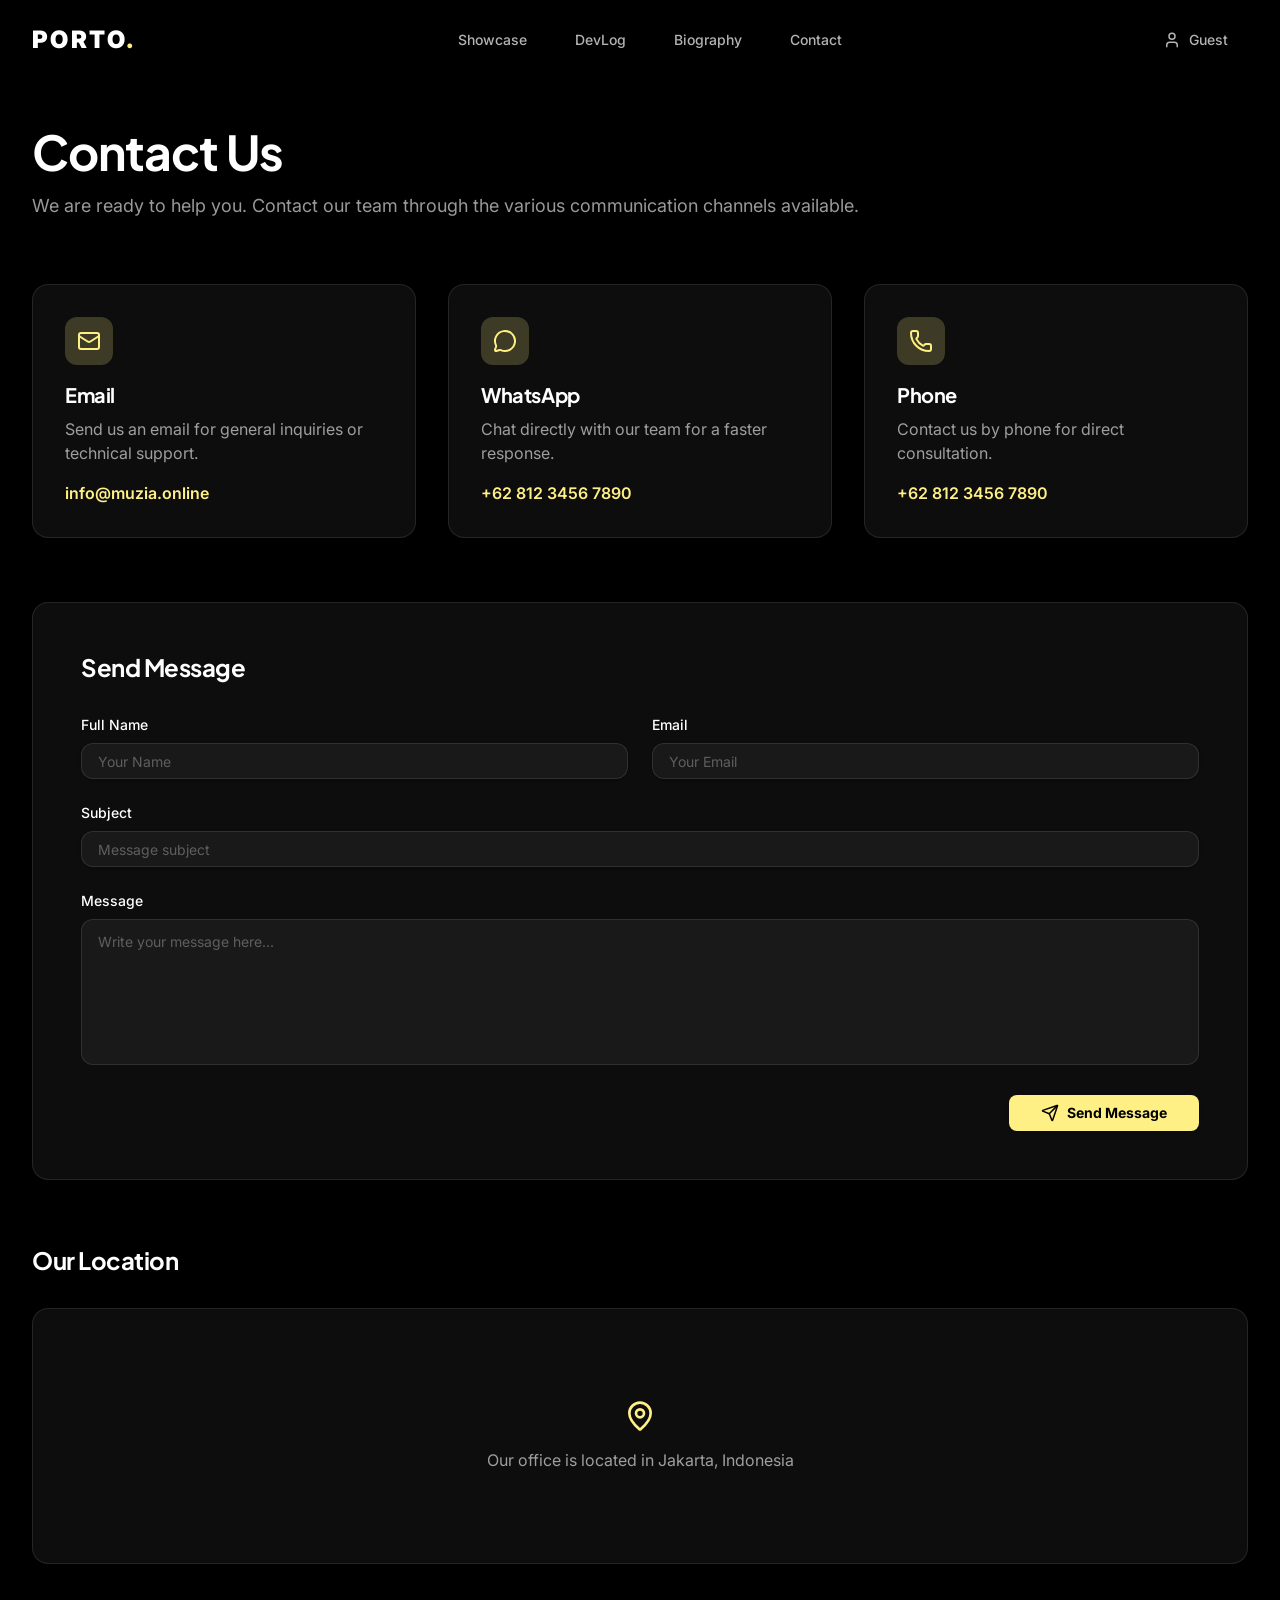
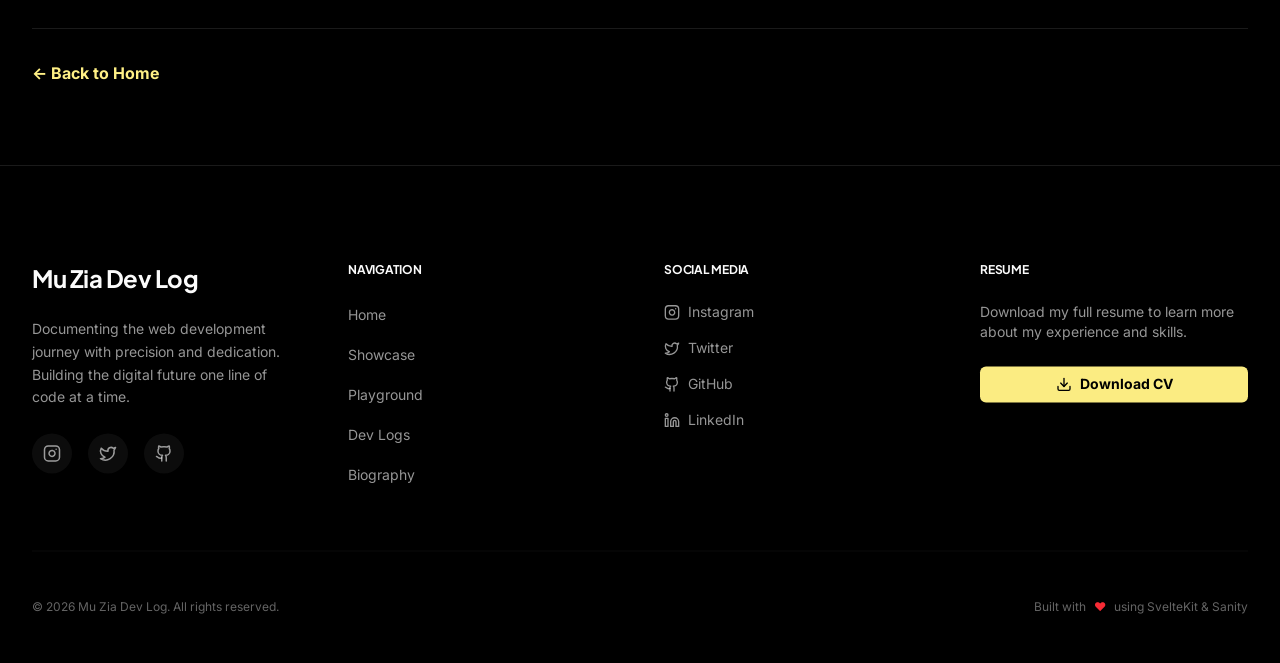
<file: contact.html>
<!doctype html>
<html lang="id">
	<head>
		<meta charset="utf-8" />
		<meta name="viewport" content="width=device-width, initial-scale=1" />
		<title>muzia.online - Segala urusan digital, kini jadi jauh lebih mu zia.</title>
		<meta name="description" content="Kelola sistem Pre-Order, perpendek link, hingga kustomisasi web tanpa ribet. Apapun kebutuhanmu, P.O di muzia.online aja!" />
		
		<!-- Google Fonts -->
		<link rel="preconnect" href="https://fonts.googleapis.com" />
		<link rel="preconnect" href="https://fonts.gstatic.com" crossorigin />
		<link href="https://fonts.googleapis.com/css2?family=Plus+Jakarta+Sans:wght@400;500;600;700;800&family=Inter:wght@400;500;600;700&family=Playfair+Display:wght@400;700&display=swap" rel="stylesheet" />
		
		
		<link href="./_app/immutable/assets/0.GZ0eUr2F.css" rel="stylesheet">
		<link rel="modulepreload" href="./_app/immutable/entry/start.Ca_wSWsl.js">
		<link rel="modulepreload" href="./_app/immutable/chunks/ZLvBxziK.js">
		<link rel="modulepreload" href="./_app/immutable/chunks/mymH6MuY.js">
		<link rel="modulepreload" href="./_app/immutable/entry/app.D5zB20gW.js">
		<link rel="modulepreload" href="./_app/immutable/chunks/PPVm8Dsz.js">
		<link rel="modulepreload" href="./_app/immutable/chunks/DIBNA_g9.js">
		<link rel="modulepreload" href="./_app/immutable/chunks/BgEt111t.js">
		<link rel="modulepreload" href="./_app/immutable/chunks/C3yZs-nB.js">
		<link rel="modulepreload" href="./_app/immutable/chunks/CQC1BkeW.js">
		<link rel="modulepreload" href="./_app/immutable/chunks/C94j5znb.js">
		<link rel="modulepreload" href="./_app/immutable/chunks/CDDtoG_g.js">
		<link rel="modulepreload" href="./_app/immutable/nodes/0.Y-OtAAw8.js">
		<link rel="modulepreload" href="./_app/immutable/chunks/D9lpOvnN.js">
		<link rel="modulepreload" href="./_app/immutable/chunks/DRNSp6mq.js">
		<link rel="modulepreload" href="./_app/immutable/chunks/WxJ-SEl7.js">
		<link rel="modulepreload" href="./_app/immutable/nodes/3.Bin1n2Tv.js">
		<link rel="modulepreload" href="./_app/immutable/chunks/a4y9I_1i.js"><!--12qhfyh--><link rel="icon" href="data:image/svg+xml,%3csvg%20xmlns='http://www.w3.org/2000/svg'%20width='107'%20height='128'%20viewBox='0%200%20107%20128'%3e%3ctitle%3esvelte-logo%3c/title%3e%3cpath%20d='M94.157%2022.819c-10.4-14.885-30.94-19.297-45.792-9.835L22.282%2029.608A29.92%2029.92%200%200%200%208.764%2049.65a31.5%2031.5%200%200%200%203.108%2020.231%2030%2030%200%200%200-4.477%2011.183%2031.9%2031.9%200%200%200%205.448%2024.116c10.402%2014.887%2030.942%2019.297%2045.791%209.835l26.083-16.624A29.92%2029.92%200%200%200%2098.235%2078.35a31.53%2031.53%200%200%200-3.105-20.232%2030%2030%200%200%200%204.474-11.182%2031.88%2031.88%200%200%200-5.447-24.116'%20style='fill:%23ff3e00'/%3e%3cpath%20d='M45.817%20106.582a20.72%2020.72%200%200%201-22.237-8.243%2019.17%2019.17%200%200%201-3.277-14.503%2018%2018%200%200%201%20.624-2.435l.49-1.498%201.337.981a33.6%2033.6%200%200%200%2010.203%205.098l.97.294-.09.968a5.85%205.85%200%200%200%201.052%203.878%206.24%206.24%200%200%200%206.695%202.485%205.8%205.8%200%200%200%201.603-.704L69.27%2076.28a5.43%205.43%200%200%200%202.45-3.631%205.8%205.8%200%200%200-.987-4.371%206.24%206.24%200%200%200-6.698-2.487%205.7%205.7%200%200%200-1.6.704l-9.953%206.345a19%2019%200%200%201-5.296%202.326%2020.72%2020.72%200%200%201-22.237-8.243%2019.17%2019.17%200%200%201-3.277-14.502%2017.99%2017.99%200%200%201%208.13-12.052l26.081-16.623a19%2019%200%200%201%205.3-2.329%2020.72%2020.72%200%200%201%2022.237%208.243%2019.17%2019.17%200%200%201%203.277%2014.503%2018%2018%200%200%201-.624%202.435l-.49%201.498-1.337-.98a33.6%2033.6%200%200%200-10.203-5.1l-.97-.294.09-.968a5.86%205.86%200%200%200-1.052-3.878%206.24%206.24%200%200%200-6.696-2.485%205.8%205.8%200%200%200-1.602.704L37.73%2051.72a5.42%205.42%200%200%200-2.449%203.63%205.79%205.79%200%200%200%20.986%204.372%206.24%206.24%200%200%200%206.698%202.486%205.8%205.8%200%200%200%201.602-.704l9.952-6.342a19%2019%200%200%201%205.295-2.328%2020.72%2020.72%200%200%201%2022.237%208.242%2019.17%2019.17%200%200%201%203.277%2014.503%2018%2018%200%200%201-8.13%2012.053l-26.081%2016.622a19%2019%200%200%201-5.3%202.328'%20style='fill:%23fff'/%3e%3c/svg%3e"/><!----><!--1bv7ezn--><!----><title>Contact - Muzia.online</title>
	</head>
	<body data-sveltekit-preload-data="hover">
		<div style="display: contents"><!--[--><!--[--><!----><header class="fixed top-0 left-0 right-0 z-[100] transition-all duration-500 ease-in-out py-6"><div class="absolute inset-0 -z-10 transition-all duration-500 ease-in-out opacity-0"><div class="absolute inset-0 bg-black/60 backdrop-blur-xl"></div> <div class="absolute bottom-0 left-0 right-0 h-[1px] bg-white/10"></div></div> <div class="container flex items-center justify-between relative z-10"><a href="/" class="text-2xl font-black tracking-widest text-white z-[110] uppercase font-['Playfair_Display']">PORTO<span class="text-yellow-200">.</span></a> <nav class="hidden md:flex items-center space-x-12"><!--[--><a href="/#showcase" class="text-sm font-medium text-white/70 hover:text-yellow-200 transition-colors duration-200">Showcase</a><a href="/devlog" class="text-sm font-medium text-white/70 hover:text-yellow-200 transition-colors duration-200">DevLog</a><a href="/#biography" class="text-sm font-medium text-white/70 hover:text-yellow-200 transition-colors duration-200">Biography</a><a href="/contact" class="text-sm font-medium text-white/70 hover:text-yellow-200 transition-colors duration-200">Contact</a><!--]--></nav> <div class="flex items-center space-x-3 md:space-x-5 z-[110]"><a href="/account" class="hidden md:flex items-center gap-2 text-sm font-medium text-white/70 hover:text-yellow-200 transition-colors"><svg xmlns="http://www.w3.org/2000/svg" width="18" height="18" viewBox="0 0 24 24" fill="none" stroke="currentColor" stroke-width="2" stroke-linecap="round" stroke-linejoin="round" aria-hidden="true" class="lucide-icon lucide lucide-user"><!--[--><!----><path d="M19 21v-2a4 4 0 0 0-4-4H9a4 4 0 0 0-4 4v2"><!----></path><!----><!----><circle cx="12" cy="7" r="4"><!----></circle><!----><!--]--><!--[--><!--[--><!--]--><!--]--></svg><!----> Guest</a> <button class="md:hidden p-2.5 text-white hover:bg-white/10 rounded-xl transition-all" aria-label="Toggle Menu"><!--[!--><svg xmlns="http://www.w3.org/2000/svg" width="24" height="24" viewBox="0 0 24 24" fill="none" stroke="currentColor" stroke-width="2" stroke-linecap="round" stroke-linejoin="round" aria-hidden="true" class="lucide-icon lucide lucide-menu"><!--[--><!----><path d="M4 5h16"><!----></path><!----><!----><path d="M4 12h16"><!----></path><!----><!----><path d="M4 19h16"><!----></path><!----><!--]--><!--[--><!--[--><!--]--><!--]--></svg><!--]--></button></div></div> <!--[!--><!--]--></header><!----> <main><!----><div class="min-h-screen bg-black text-white pt-32 pb-20"><div class="container max-w-6xl"><div class="mb-16"><h1 class="text-4xl md:text-5xl font-black mb-4 font-['Playfair_Display']">Contact Us</h1> <p class="text-white/60 text-lg">We are ready to help you. Contact our team through the various communication channels available.</p></div> <div class="grid grid-cols-1 lg:grid-cols-3 gap-8 mb-16"><div class="bg-white/5 border border-white/10 rounded-2xl p-8 hover:bg-white/10 transition-all"><div class="w-12 h-12 bg-yellow-200/20 rounded-xl flex items-center justify-center mb-4"><svg xmlns="http://www.w3.org/2000/svg" width="24" height="24" viewBox="0 0 24 24" fill="none" stroke="currentColor" stroke-width="2" stroke-linecap="round" stroke-linejoin="round" aria-hidden="true" class="lucide-icon lucide lucide-mail text-yellow-200"><!--[--><!----><path d="m22 7-8.991 5.727a2 2 0 0 1-2.009 0L2 7"><!----></path><!----><!----><rect x="2" y="4" width="20" height="16" rx="2"><!----></rect><!----><!--]--><!--[--><!--[--><!--]--><!--]--></svg><!----></div> <h3 class="text-xl font-bold mb-2">Email</h3> <p class="text-white/60 mb-4">Send us an email for general inquiries or technical support.</p> <a href="mailto:info@muzia.online" class="text-yellow-200 font-semibold hover:text-yellow-100 transition-colors">info@muzia.online</a></div> <div class="bg-white/5 border border-white/10 rounded-2xl p-8 hover:bg-white/10 transition-all"><div class="w-12 h-12 bg-yellow-200/20 rounded-xl flex items-center justify-center mb-4"><svg xmlns="http://www.w3.org/2000/svg" width="24" height="24" viewBox="0 0 24 24" fill="none" stroke="currentColor" stroke-width="2" stroke-linecap="round" stroke-linejoin="round" aria-hidden="true" class="lucide-icon lucide lucide-message-circle text-yellow-200"><!--[--><!----><path d="M2.992 16.342a2 2 0 0 1 .094 1.167l-1.065 3.29a1 1 0 0 0 1.236 1.168l3.413-.998a2 2 0 0 1 1.099.092 10 10 0 1 0-4.777-4.719"><!----></path><!----><!--]--><!--[--><!--[--><!--]--><!--]--></svg><!----></div> <h3 class="text-xl font-bold mb-2">WhatsApp</h3> <p class="text-white/60 mb-4">Chat directly with our team for a faster response.</p> <a href="https://wa.me/6281234567890" class="text-yellow-200 font-semibold hover:text-yellow-100 transition-colors">+62 812 3456 7890</a></div> <div class="bg-white/5 border border-white/10 rounded-2xl p-8 hover:bg-white/10 transition-all"><div class="w-12 h-12 bg-yellow-200/20 rounded-xl flex items-center justify-center mb-4"><svg xmlns="http://www.w3.org/2000/svg" width="24" height="24" viewBox="0 0 24 24" fill="none" stroke="currentColor" stroke-width="2" stroke-linecap="round" stroke-linejoin="round" aria-hidden="true" class="lucide-icon lucide lucide-phone text-yellow-200"><!--[--><!----><path d="M13.832 16.568a1 1 0 0 0 1.213-.303l.355-.465A2 2 0 0 1 17 15h3a2 2 0 0 1 2 2v3a2 2 0 0 1-2 2A18 18 0 0 1 2 4a2 2 0 0 1 2-2h3a2 2 0 0 1 2 2v3a2 2 0 0 1-.8 1.6l-.468.351a1 1 0 0 0-.292 1.233 14 14 0 0 0 6.392 6.384"><!----></path><!----><!--]--><!--[--><!--[--><!--]--><!--]--></svg><!----></div> <h3 class="text-xl font-bold mb-2">Phone</h3> <p class="text-white/60 mb-4">Contact us by phone for direct consultation.</p> <a href="tel:+6281234567890" class="text-yellow-200 font-semibold hover:text-yellow-100 transition-colors">+62 812 3456 7890</a></div></div> <div class="bg-white/5 border border-white/10 rounded-2xl p-8 md:p-12"><h2 class="text-2xl font-bold mb-8 font-['Playfair_Display']">Send Message</h2> <form class="space-y-6"><div class="grid grid-cols-1 md:grid-cols-2 gap-6"><div><label for="name" class="block text-sm font-medium mb-2">Full Name</label> <input class="flex h-9 border shadow-sm file:border-0 file:bg-transparent file:text-sm file:font-medium focus-visible:outline-none focus-visible:ring-1 focus-visible:ring-ring disabled:cursor-not-allowed disabled:opacity-50 bg-white/5 border-white/10 text-white placeholder:text-white/30 rounded-xl py-3 px-4 text-sm focus:outline-none focus:border-yellow-200/50 transition-colors w-full" value="" id="name" type="text" placeholder="Your Name" required/><!----></div> <div><label for="email" class="block text-sm font-medium mb-2">Email</label> <input class="flex h-9 border shadow-sm file:border-0 file:bg-transparent file:text-sm file:font-medium focus-visible:outline-none focus-visible:ring-1 focus-visible:ring-ring disabled:cursor-not-allowed disabled:opacity-50 bg-white/5 border-white/10 text-white placeholder:text-white/30 rounded-xl py-3 px-4 text-sm focus:outline-none focus:border-yellow-200/50 transition-colors w-full" value="" id="email" type="email" placeholder="Your Email" required/><!----></div></div> <div><label for="subject" class="block text-sm font-medium mb-2">Subject</label> <input class="flex h-9 border shadow-sm file:border-0 file:bg-transparent file:text-sm file:font-medium focus-visible:outline-none focus-visible:ring-1 focus-visible:ring-ring disabled:cursor-not-allowed disabled:opacity-50 bg-white/5 border-white/10 text-white placeholder:text-white/30 rounded-xl py-3 px-4 text-sm focus:outline-none focus:border-yellow-200/50 transition-colors w-full" value="" id="subject" type="text" placeholder="Message subject" required/><!----></div> <div><label for="message" class="block text-sm font-medium mb-2">Message</label> <textarea id="message" placeholder="Write your message here..." required rows="6" class="bg-white/5 border border-white/10 text-white placeholder:text-white/30 rounded-xl py-3 px-4 text-sm focus:outline-none focus:border-yellow-200/50 transition-colors w-full resize-none"></textarea></div> <div class="flex justify-end"><button class="justify-center whitespace-nowrap text-sm focus-visible:outline-none focus-visible:ring-1 focus-visible:ring-ring disabled:pointer-events-none shadow h-9 bg-yellow-200 hover:bg-yellow-100 text-black font-bold px-8 py-3 rounded-lg transition-all duration-300 flex items-center gap-2 disabled:opacity-50" type="submit"><svg xmlns="http://www.w3.org/2000/svg" width="18" height="18" viewBox="0 0 24 24" fill="none" stroke="currentColor" stroke-width="2" stroke-linecap="round" stroke-linejoin="round" aria-hidden="true" class="lucide-icon lucide lucide-send"><!--[--><!----><path d="M14.536 21.686a.5.5 0 0 0 .937-.024l6.5-19a.496.496 0 0 0-.635-.635l-19 6.5a.5.5 0 0 0-.024.937l7.93 3.18a2 2 0 0 1 1.112 1.11z"><!----></path><!----><!----><path d="m21.854 2.147-10.94 10.939"><!----></path><!----><!--]--><!--[--><!--[--><!--]--><!--]--></svg><!----> Send Message<!----></button><!----></div></form></div> <div class="mt-16"><h2 class="text-2xl font-bold mb-8 font-['Playfair_Display']">Our Location</h2> <div class="bg-white/5 border border-white/10 rounded-2xl p-8 flex items-center justify-center h-64"><div class="text-center"><svg xmlns="http://www.w3.org/2000/svg" width="32" height="32" viewBox="0 0 24 24" fill="none" stroke="currentColor" stroke-width="2" stroke-linecap="round" stroke-linejoin="round" aria-hidden="true" class="lucide-icon lucide lucide-map-pin text-yellow-200 mx-auto mb-4"><!--[--><!----><path d="M20 10c0 4.993-5.539 10.193-7.399 11.799a1 1 0 0 1-1.202 0C9.539 20.193 4 14.993 4 10a8 8 0 0 1 16 0"><!----></path><!----><!----><circle cx="12" cy="10" r="3"><!----></circle><!----><!--]--><!--[--><!--[--><!--]--><!--]--></svg><!----> <p class="text-white/60">Our office is located in Jakarta, Indonesia</p></div></div></div> <div class="mt-16 pt-8 border-t border-white/10"><a href="/" class="text-yellow-200 font-bold hover:text-yellow-100 transition-colors">← Back to Home</a></div></div></div> <footer id="footer" class="bg-black border-t border-white/10 pt-24 pb-12 overflow-hidden"><div class="container mx-auto px-4"><div class="grid grid-cols-1 md:grid-cols-2 lg:grid-cols-4 gap-12 mb-16"><div class="space-y-6"><h2 class="text-2xl font-bold text-white font-['Playfair_Display']">Mu Zia Dev Log</h2> <p class="text-white/60 text-sm leading-relaxed">Documenting the web development journey with precision and dedication. Building the digital future one line of code at a time.</p> <div class="flex gap-4"><a href="#" class="w-10 h-10 rounded-full bg-white/5 flex items-center justify-center text-white/60 hover:bg-yellow-200 hover:text-black transition-all duration-300"><svg xmlns="http://www.w3.org/2000/svg" width="18" height="18" viewBox="0 0 24 24" fill="none" stroke="currentColor" stroke-width="2" stroke-linecap="round" stroke-linejoin="round" aria-hidden="true" class="lucide-icon lucide lucide-instagram"><!--[--><!----><rect width="20" height="20" x="2" y="2" rx="5" ry="5"><!----></rect><!----><!----><path d="M16 11.37A4 4 0 1 1 12.63 8 4 4 0 0 1 16 11.37z"><!----></path><!----><!----><line x1="17.5" x2="17.51" y1="6.5" y2="6.5"><!----></line><!----><!--]--><!--[--><!--[--><!--]--><!--]--></svg><!----></a> <a href="#" class="w-10 h-10 rounded-full bg-white/5 flex items-center justify-center text-white/60 hover:bg-yellow-200 hover:text-black transition-all duration-300"><svg xmlns="http://www.w3.org/2000/svg" width="18" height="18" viewBox="0 0 24 24" fill="none" stroke="currentColor" stroke-width="2" stroke-linecap="round" stroke-linejoin="round" aria-hidden="true" class="lucide-icon lucide lucide-twitter"><!--[--><!----><path d="M22 4s-.7 2.1-2 3.4c1.6 10-9.4 17.3-18 11.6 2.2.1 4.4-.6 6-2C3 15.5.5 9.6 3 5c2.2 2.6 5.6 4.1 9 4-.9-4.2 4-6.6 7-3.8 1.1 0 3-1.2 3-1.2z"><!----></path><!----><!--]--><!--[--><!--[--><!--]--><!--]--></svg><!----></a> <a href="#" class="w-10 h-10 rounded-full bg-white/5 flex items-center justify-center text-white/60 hover:bg-yellow-200 hover:text-black transition-all duration-300"><svg xmlns="http://www.w3.org/2000/svg" width="18" height="18" viewBox="0 0 24 24" fill="none" stroke="currentColor" stroke-width="2" stroke-linecap="round" stroke-linejoin="round" aria-hidden="true" class="lucide-icon lucide lucide-github"><!--[--><!----><path d="M15 22v-4a4.8 4.8 0 0 0-1-3.5c3 0 6-2 6-5.5.08-1.25-.27-2.48-1-3.5.28-1.15.28-2.35 0-3.5 0 0-1 0-3 1.5-2.64-.5-5.36-.5-8 0C6 2 5 2 5 2c-.3 1.15-.3 2.35 0 3.5A5.403 5.403 0 0 0 4 9c0 3.5 3 5.5 6 5.5-.39.49-.68 1.05-.85 1.65-.17.6-.22 1.23-.15 1.85v4"><!----></path><!----><!----><path d="M9 18c-4.51 2-5-2-7-2"><!----></path><!----><!--]--><!--[--><!--[--><!--]--><!--]--></svg><!----></a></div></div> <div class="space-y-6"><h4 class="text-white font-bold uppercase tracking-widest text-xs">Navigation</h4> <ul class="space-y-4"><li><a href="/#hero" class="text-white/60 hover:text-yellow-200 text-sm transition-colors">Home</a></li> <li><a href="/#showcase" class="text-white/60 hover:text-yellow-200 text-sm transition-colors">Showcase</a></li> <li><a href="/#interactive" class="text-white/60 hover:text-yellow-200 text-sm transition-colors">Playground</a></li> <li><a href="/devlog" class="text-white/60 hover:text-yellow-200 text-sm transition-colors">Dev Logs</a></li> <li><a href="/#biography" class="text-white/60 hover:text-yellow-200 text-sm transition-colors">Biography</a></li></ul></div> <div class="space-y-6"><h4 class="text-white font-bold uppercase tracking-widest text-xs">Social Media</h4> <ul class="space-y-4"><li><a href="#" class="text-white/60 hover:text-yellow-200 text-sm transition-colors flex items-center gap-2"><svg xmlns="http://www.w3.org/2000/svg" width="16" height="16" viewBox="0 0 24 24" fill="none" stroke="currentColor" stroke-width="2" stroke-linecap="round" stroke-linejoin="round" aria-hidden="true" class="lucide-icon lucide lucide-instagram"><!--[--><!----><rect width="20" height="20" x="2" y="2" rx="5" ry="5"><!----></rect><!----><!----><path d="M16 11.37A4 4 0 1 1 12.63 8 4 4 0 0 1 16 11.37z"><!----></path><!----><!----><line x1="17.5" x2="17.51" y1="6.5" y2="6.5"><!----></line><!----><!--]--><!--[--><!--[--><!--]--><!--]--></svg><!----> Instagram</a></li> <li><a href="#" class="text-white/60 hover:text-yellow-200 text-sm transition-colors flex items-center gap-2"><svg xmlns="http://www.w3.org/2000/svg" width="16" height="16" viewBox="0 0 24 24" fill="none" stroke="currentColor" stroke-width="2" stroke-linecap="round" stroke-linejoin="round" aria-hidden="true" class="lucide-icon lucide lucide-twitter"><!--[--><!----><path d="M22 4s-.7 2.1-2 3.4c1.6 10-9.4 17.3-18 11.6 2.2.1 4.4-.6 6-2C3 15.5.5 9.6 3 5c2.2 2.6 5.6 4.1 9 4-.9-4.2 4-6.6 7-3.8 1.1 0 3-1.2 3-1.2z"><!----></path><!----><!--]--><!--[--><!--[--><!--]--><!--]--></svg><!----> Twitter</a></li> <li><a href="#" class="text-white/60 hover:text-yellow-200 text-sm transition-colors flex items-center gap-2"><svg xmlns="http://www.w3.org/2000/svg" width="16" height="16" viewBox="0 0 24 24" fill="none" stroke="currentColor" stroke-width="2" stroke-linecap="round" stroke-linejoin="round" aria-hidden="true" class="lucide-icon lucide lucide-github"><!--[--><!----><path d="M15 22v-4a4.8 4.8 0 0 0-1-3.5c3 0 6-2 6-5.5.08-1.25-.27-2.48-1-3.5.28-1.15.28-2.35 0-3.5 0 0-1 0-3 1.5-2.64-.5-5.36-.5-8 0C6 2 5 2 5 2c-.3 1.15-.3 2.35 0 3.5A5.403 5.403 0 0 0 4 9c0 3.5 3 5.5 6 5.5-.39.49-.68 1.05-.85 1.65-.17.6-.22 1.23-.15 1.85v4"><!----></path><!----><!----><path d="M9 18c-4.51 2-5-2-7-2"><!----></path><!----><!--]--><!--[--><!--[--><!--]--><!--]--></svg><!----> GitHub</a></li> <li><a href="#" class="text-white/60 hover:text-yellow-200 text-sm transition-colors flex items-center gap-2"><svg xmlns="http://www.w3.org/2000/svg" width="16" height="16" viewBox="0 0 24 24" fill="none" stroke="currentColor" stroke-width="2" stroke-linecap="round" stroke-linejoin="round" aria-hidden="true" class="lucide-icon lucide lucide-linkedin"><!--[--><!----><path d="M16 8a6 6 0 0 1 6 6v7h-4v-7a2 2 0 0 0-2-2 2 2 0 0 0-2 2v7h-4v-7a6 6 0 0 1 6-6z"><!----></path><!----><!----><rect width="4" height="12" x="2" y="9"><!----></rect><!----><!----><circle cx="4" cy="4" r="2"><!----></circle><!----><!--]--><!--[--><!--[--><!--]--><!--]--></svg><!----> LinkedIn</a></li></ul></div> <div class="space-y-6"><h4 class="text-white font-bold uppercase tracking-widest text-xs">Resume</h4> <p class="text-white/60 text-sm">Download my full resume to learn more about my experience and skills.</p> <a href="#" class="block w-full"><button class="whitespace-nowrap rounded-md text-sm transition-colors focus-visible:outline-none focus-visible:ring-1 focus-visible:ring-ring disabled:pointer-events-none disabled:opacity-50 shadow h-9 px-4 py-2 w-full bg-yellow-200 hover:bg-yellow-300 text-black font-bold flex items-center justify-center gap-2"><svg xmlns="http://www.w3.org/2000/svg" width="16" height="16" viewBox="0 0 24 24" fill="none" stroke="currentColor" stroke-width="2" stroke-linecap="round" stroke-linejoin="round" aria-hidden="true" class="lucide-icon lucide lucide-download"><!--[--><!----><path d="M12 15V3"><!----></path><!----><!----><path d="M21 15v4a2 2 0 0 1-2 2H5a2 2 0 0 1-2-2v-4"><!----></path><!----><!----><path d="m7 10 5 5 5-5"><!----></path><!----><!--]--><!--[--><!--[--><!--]--><!--]--></svg><!----> Download CV<!----></button><!----></a></div></div> <div class="pt-12 border-t border-white/5 flex flex-col md:flex-row justify-between items-center gap-6"><p class="text-white/40 text-xs">© 2026 Mu Zia Dev Log. All rights reserved.</p> <div class="flex items-center gap-2 text-white/40 text-xs"><span>Built with</span> <span class="text-red-500">❤️</span> <span>using SvelteKit &amp; Sanity</span></div></div></div></footer><!----><!----><!----></main><!----><!--]--> <!--[!--><!--]--><!--]-->
			
			<script>
				{
					__sveltekit_gqf41d = {
						base: new URL(".", location).pathname.slice(0, -1)
					};

					const element = document.currentScript.parentElement;

					Promise.all([
						import("./_app/immutable/entry/start.Ca_wSWsl.js"),
						import("./_app/immutable/entry/app.D5zB20gW.js")
					]).then(([kit, app]) => {
						kit.start(app, element, {
							node_ids: [0, 3],
							data: [null,null],
							form: null,
							error: null
						});
					});
				}
			</script>
		</div>
	</body>
</html>
</file>
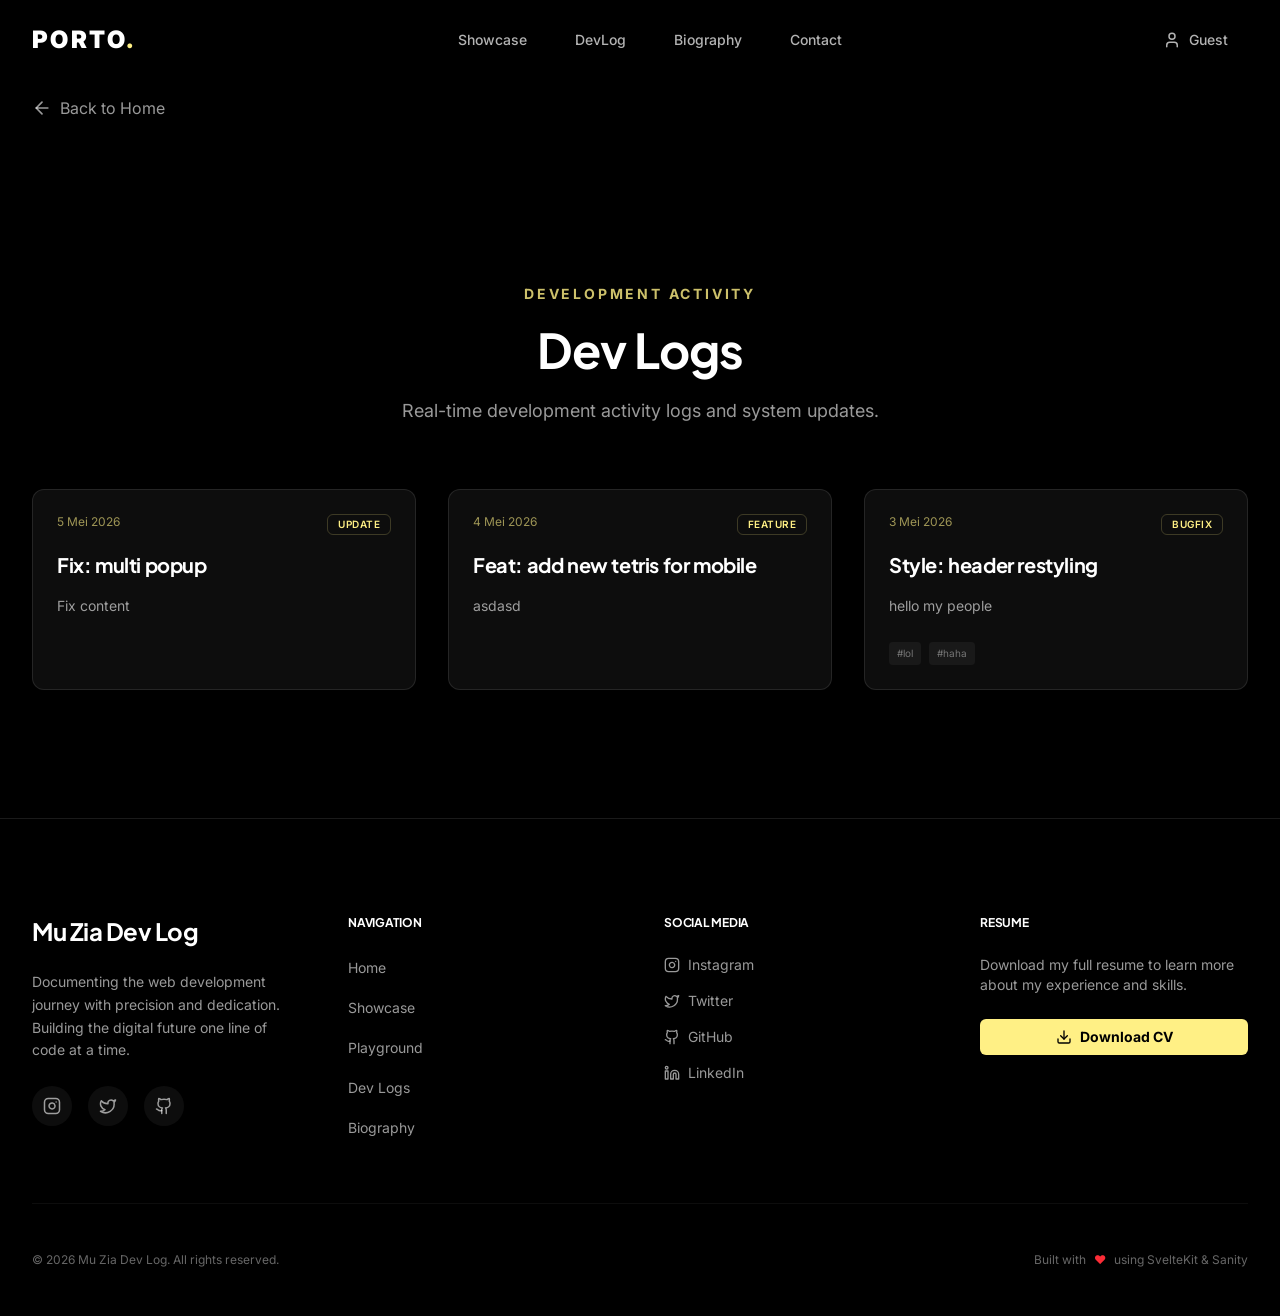
<file: devlog.html>
<!doctype html>
<html lang="id">
	<head>
		<meta charset="utf-8" />
		<meta name="viewport" content="width=device-width, initial-scale=1" />
		<title>muzia.online - Segala urusan digital, kini jadi jauh lebih mu zia.</title>
		<meta name="description" content="Kelola sistem Pre-Order, perpendek link, hingga kustomisasi web tanpa ribet. Apapun kebutuhanmu, P.O di muzia.online aja!" />
		
		<!-- Google Fonts -->
		<link rel="preconnect" href="https://fonts.googleapis.com" />
		<link rel="preconnect" href="https://fonts.gstatic.com" crossorigin />
		<link href="https://fonts.googleapis.com/css2?family=Plus+Jakarta+Sans:wght@400;500;600;700;800&family=Inter:wght@400;500;600;700&family=Playfair+Display:wght@400;700&display=swap" rel="stylesheet" />
		
		
		<link href="./_app/immutable/assets/0.GZ0eUr2F.css" rel="stylesheet">
		<link href="./_app/immutable/assets/4.-HbTxsTd.css" rel="stylesheet">
		<link rel="modulepreload" href="./_app/immutable/entry/start.Ca_wSWsl.js">
		<link rel="modulepreload" href="./_app/immutable/chunks/ZLvBxziK.js">
		<link rel="modulepreload" href="./_app/immutable/chunks/mymH6MuY.js">
		<link rel="modulepreload" href="./_app/immutable/entry/app.D5zB20gW.js">
		<link rel="modulepreload" href="./_app/immutable/chunks/PPVm8Dsz.js">
		<link rel="modulepreload" href="./_app/immutable/chunks/DIBNA_g9.js">
		<link rel="modulepreload" href="./_app/immutable/chunks/BgEt111t.js">
		<link rel="modulepreload" href="./_app/immutable/chunks/C3yZs-nB.js">
		<link rel="modulepreload" href="./_app/immutable/chunks/CQC1BkeW.js">
		<link rel="modulepreload" href="./_app/immutable/chunks/C94j5znb.js">
		<link rel="modulepreload" href="./_app/immutable/chunks/CDDtoG_g.js">
		<link rel="modulepreload" href="./_app/immutable/nodes/0.Y-OtAAw8.js">
		<link rel="modulepreload" href="./_app/immutable/chunks/D9lpOvnN.js">
		<link rel="modulepreload" href="./_app/immutable/chunks/DRNSp6mq.js">
		<link rel="modulepreload" href="./_app/immutable/chunks/WxJ-SEl7.js">
		<link rel="modulepreload" href="./_app/immutable/nodes/4.eqGOlZZf.js">
		<link rel="modulepreload" href="./_app/immutable/chunks/BgVh8UrC.js">
		<link rel="modulepreload" href="./_app/immutable/chunks/a4y9I_1i.js"><!--12qhfyh--><link rel="icon" href="data:image/svg+xml,%3csvg%20xmlns='http://www.w3.org/2000/svg'%20width='107'%20height='128'%20viewBox='0%200%20107%20128'%3e%3ctitle%3esvelte-logo%3c/title%3e%3cpath%20d='M94.157%2022.819c-10.4-14.885-30.94-19.297-45.792-9.835L22.282%2029.608A29.92%2029.92%200%200%200%208.764%2049.65a31.5%2031.5%200%200%200%203.108%2020.231%2030%2030%200%200%200-4.477%2011.183%2031.9%2031.9%200%200%200%205.448%2024.116c10.402%2014.887%2030.942%2019.297%2045.791%209.835l26.083-16.624A29.92%2029.92%200%200%200%2098.235%2078.35a31.53%2031.53%200%200%200-3.105-20.232%2030%2030%200%200%200%204.474-11.182%2031.88%2031.88%200%200%200-5.447-24.116'%20style='fill:%23ff3e00'/%3e%3cpath%20d='M45.817%20106.582a20.72%2020.72%200%200%201-22.237-8.243%2019.17%2019.17%200%200%201-3.277-14.503%2018%2018%200%200%201%20.624-2.435l.49-1.498%201.337.981a33.6%2033.6%200%200%200%2010.203%205.098l.97.294-.09.968a5.85%205.85%200%200%200%201.052%203.878%206.24%206.24%200%200%200%206.695%202.485%205.8%205.8%200%200%200%201.603-.704L69.27%2076.28a5.43%205.43%200%200%200%202.45-3.631%205.8%205.8%200%200%200-.987-4.371%206.24%206.24%200%200%200-6.698-2.487%205.7%205.7%200%200%200-1.6.704l-9.953%206.345a19%2019%200%200%201-5.296%202.326%2020.72%2020.72%200%200%201-22.237-8.243%2019.17%2019.17%200%200%201-3.277-14.502%2017.99%2017.99%200%200%201%208.13-12.052l26.081-16.623a19%2019%200%200%201%205.3-2.329%2020.72%2020.72%200%200%201%2022.237%208.243%2019.17%2019.17%200%200%201%203.277%2014.503%2018%2018%200%200%201-.624%202.435l-.49%201.498-1.337-.98a33.6%2033.6%200%200%200-10.203-5.1l-.97-.294.09-.968a5.86%205.86%200%200%200-1.052-3.878%206.24%206.24%200%200%200-6.696-2.485%205.8%205.8%200%200%200-1.602.704L37.73%2051.72a5.42%205.42%200%200%200-2.449%203.63%205.79%205.79%200%200%200%20.986%204.372%206.24%206.24%200%200%200%206.698%202.486%205.8%205.8%200%200%200%201.602-.704l9.952-6.342a19%2019%200%200%201%205.295-2.328%2020.72%2020.72%200%200%201%2022.237%208.242%2019.17%2019.17%200%200%201%203.277%2014.503%2018%2018%200%200%201-8.13%2012.053l-26.081%2016.622a19%2019%200%200%201-5.3%202.328'%20style='fill:%23fff'/%3e%3c/svg%3e"/><!----><!--tuyez0--><meta name="description" content="Real-time development activity logs and system updates."/><!----><title>Dev Logs - Mu Zia Dev</title>
	</head>
	<body data-sveltekit-preload-data="hover">
		<div style="display: contents"><!--[--><!--[--><!----><header class="fixed top-0 left-0 right-0 z-[100] transition-all duration-500 ease-in-out py-6"><div class="absolute inset-0 -z-10 transition-all duration-500 ease-in-out opacity-0"><div class="absolute inset-0 bg-black/60 backdrop-blur-xl"></div> <div class="absolute bottom-0 left-0 right-0 h-[1px] bg-white/10"></div></div> <div class="container flex items-center justify-between relative z-10"><a href="/" class="text-2xl font-black tracking-widest text-white z-[110] uppercase font-['Playfair_Display']">PORTO<span class="text-yellow-200">.</span></a> <nav class="hidden md:flex items-center space-x-12"><!--[--><a href="/#showcase" class="text-sm font-medium text-white/70 hover:text-yellow-200 transition-colors duration-200">Showcase</a><a href="/devlog" class="text-sm font-medium text-white/70 hover:text-yellow-200 transition-colors duration-200">DevLog</a><a href="/#biography" class="text-sm font-medium text-white/70 hover:text-yellow-200 transition-colors duration-200">Biography</a><a href="/contact" class="text-sm font-medium text-white/70 hover:text-yellow-200 transition-colors duration-200">Contact</a><!--]--></nav> <div class="flex items-center space-x-3 md:space-x-5 z-[110]"><a href="/account" class="hidden md:flex items-center gap-2 text-sm font-medium text-white/70 hover:text-yellow-200 transition-colors"><svg xmlns="http://www.w3.org/2000/svg" width="18" height="18" viewBox="0 0 24 24" fill="none" stroke="currentColor" stroke-width="2" stroke-linecap="round" stroke-linejoin="round" aria-hidden="true" class="lucide-icon lucide lucide-user"><!--[--><!----><path d="M19 21v-2a4 4 0 0 0-4-4H9a4 4 0 0 0-4 4v2"><!----></path><!----><!----><circle cx="12" cy="7" r="4"><!----></circle><!----><!--]--><!--[--><!--[--><!--]--><!--]--></svg><!----> Guest</a> <button class="md:hidden p-2.5 text-white hover:bg-white/10 rounded-xl transition-all" aria-label="Toggle Menu"><!--[!--><svg xmlns="http://www.w3.org/2000/svg" width="24" height="24" viewBox="0 0 24 24" fill="none" stroke="currentColor" stroke-width="2" stroke-linecap="round" stroke-linejoin="round" aria-hidden="true" class="lucide-icon lucide lucide-menu"><!--[--><!----><path d="M4 5h16"><!----></path><!----><!----><path d="M4 12h16"><!----></path><!----><!----><path d="M4 19h16"><!----></path><!----><!--]--><!--[--><!--[--><!--]--><!--]--></svg><!--]--></button></div></div> <!--[!--><!--]--></header><!----> <main><!----><main class="bg-black min-h-screen pt-24"><div class="container mx-auto px-4 mb-8"><a href="/" class="inline-flex items-center gap-2 text-white/60 hover:text-yellow-200 transition-colors group"><svg xmlns="http://www.w3.org/2000/svg" width="20" height="20" viewBox="0 0 24 24" fill="none" stroke="currentColor" stroke-width="2" stroke-linecap="round" stroke-linejoin="round" aria-hidden="true" class="lucide-icon lucide lucide-arrow-left group-hover:-translate-x-1 transition-transform"><!--[--><!----><path d="m12 19-7-7 7-7"><!----></path><!----><!----><path d="M19 12H5"><!----></path><!----><!--]--><!--[--><!--[--><!--]--><!--]--></svg><!----> <span>Back to Home</span></a></div> <section id="devlogs" class="bg-black py-24 relative overflow-hidden"><div class="container mx-auto px-4 relative z-10"><div class="max-w-3xl mx-auto text-center mb-16 space-y-4"><div class="text-yellow-200/80 text-sm font-bold tracking-[0.2em] uppercase">Development Activity</div> <h3 class="text-3xl md:text-5xl font-extrabold text-white leading-tight font-['Playfair_Display']">Dev Logs</h3> <p class="text-sm md:text-lg text-white/60 leading-relaxed">Real-time development activity logs and system updates.</p></div> <div class="grid grid-cols-1 md:grid-cols-2 lg:grid-cols-3 gap-8"><!--[--><!--[--><div class="log-card"><div class="rounded-xl border text-card-foreground shadow bg-white/5 border-white/10 hover:border-yellow-200/30 transition-all duration-300 h-full flex flex-col"><div class="p-6 space-y-4 flex-grow"><div class="flex justify-between items-start"><span class="text-yellow-200/60 text-xs font-mono">5 Mei 2026</span> <!--[--><div class="inline-flex items-center rounded-md border px-2.5 py-0.5 font-semibold transition-colors focus:outline-none focus:ring-2 focus:ring-ring focus:ring-offset-2 border-yellow-200/20 text-yellow-200 text-[10px] uppercase tracking-wider"><!---->update<!----></div><!--]--></div> <h4 class="text-xl font-bold text-white font-['Playfair_Display']">Fix: multi popup</h4> <p class="text-white/60 text-sm leading-relaxed line-clamp-4">Fix content</p></div> <!--[!--><!--]--><!----></div><!----></div><div class="log-card"><div class="rounded-xl border text-card-foreground shadow bg-white/5 border-white/10 hover:border-yellow-200/30 transition-all duration-300 h-full flex flex-col"><div class="p-6 space-y-4 flex-grow"><div class="flex justify-between items-start"><span class="text-yellow-200/60 text-xs font-mono">4 Mei 2026</span> <!--[--><div class="inline-flex items-center rounded-md border px-2.5 py-0.5 font-semibold transition-colors focus:outline-none focus:ring-2 focus:ring-ring focus:ring-offset-2 border-yellow-200/20 text-yellow-200 text-[10px] uppercase tracking-wider"><!---->feature<!----></div><!--]--></div> <h4 class="text-xl font-bold text-white font-['Playfair_Display']">Feat: add new tetris for mobile</h4> <p class="text-white/60 text-sm leading-relaxed line-clamp-4">asdasd</p></div> <!--[!--><!--]--><!----></div><!----></div><div class="log-card"><div class="rounded-xl border text-card-foreground shadow bg-white/5 border-white/10 hover:border-yellow-200/30 transition-all duration-300 h-full flex flex-col"><div class="p-6 space-y-4 flex-grow"><div class="flex justify-between items-start"><span class="text-yellow-200/60 text-xs font-mono">3 Mei 2026</span> <!--[--><div class="inline-flex items-center rounded-md border px-2.5 py-0.5 font-semibold transition-colors focus:outline-none focus:ring-2 focus:ring-ring focus:ring-offset-2 border-yellow-200/20 text-yellow-200 text-[10px] uppercase tracking-wider"><!---->bugfix<!----></div><!--]--></div> <h4 class="text-xl font-bold text-white font-['Playfair_Display']">Style: header restyling</h4> <p class="text-white/60 text-sm leading-relaxed line-clamp-4">hello my people</p></div> <!--[--><div class="px-6 pb-6 flex flex-wrap gap-2"><!--[--><span class="text-[10px] text-white/40 bg-white/5 px-2 py-1 rounded">#lol</span><span class="text-[10px] text-white/40 bg-white/5 px-2 py-1 rounded">#haha</span><!--]--></div><!--]--><!----></div><!----></div><!--]--><!--]--></div></div></section><!----> <footer id="footer" class="bg-black border-t border-white/10 pt-24 pb-12 overflow-hidden"><div class="container mx-auto px-4"><div class="grid grid-cols-1 md:grid-cols-2 lg:grid-cols-4 gap-12 mb-16"><div class="space-y-6"><h2 class="text-2xl font-bold text-white font-['Playfair_Display']">Mu Zia Dev Log</h2> <p class="text-white/60 text-sm leading-relaxed">Documenting the web development journey with precision and dedication. Building the digital future one line of code at a time.</p> <div class="flex gap-4"><a href="#" class="w-10 h-10 rounded-full bg-white/5 flex items-center justify-center text-white/60 hover:bg-yellow-200 hover:text-black transition-all duration-300"><svg xmlns="http://www.w3.org/2000/svg" width="18" height="18" viewBox="0 0 24 24" fill="none" stroke="currentColor" stroke-width="2" stroke-linecap="round" stroke-linejoin="round" aria-hidden="true" class="lucide-icon lucide lucide-instagram"><!--[--><!----><rect width="20" height="20" x="2" y="2" rx="5" ry="5"><!----></rect><!----><!----><path d="M16 11.37A4 4 0 1 1 12.63 8 4 4 0 0 1 16 11.37z"><!----></path><!----><!----><line x1="17.5" x2="17.51" y1="6.5" y2="6.5"><!----></line><!----><!--]--><!--[--><!--[--><!--]--><!--]--></svg><!----></a> <a href="#" class="w-10 h-10 rounded-full bg-white/5 flex items-center justify-center text-white/60 hover:bg-yellow-200 hover:text-black transition-all duration-300"><svg xmlns="http://www.w3.org/2000/svg" width="18" height="18" viewBox="0 0 24 24" fill="none" stroke="currentColor" stroke-width="2" stroke-linecap="round" stroke-linejoin="round" aria-hidden="true" class="lucide-icon lucide lucide-twitter"><!--[--><!----><path d="M22 4s-.7 2.1-2 3.4c1.6 10-9.4 17.3-18 11.6 2.2.1 4.4-.6 6-2C3 15.5.5 9.6 3 5c2.2 2.6 5.6 4.1 9 4-.9-4.2 4-6.6 7-3.8 1.1 0 3-1.2 3-1.2z"><!----></path><!----><!--]--><!--[--><!--[--><!--]--><!--]--></svg><!----></a> <a href="#" class="w-10 h-10 rounded-full bg-white/5 flex items-center justify-center text-white/60 hover:bg-yellow-200 hover:text-black transition-all duration-300"><svg xmlns="http://www.w3.org/2000/svg" width="18" height="18" viewBox="0 0 24 24" fill="none" stroke="currentColor" stroke-width="2" stroke-linecap="round" stroke-linejoin="round" aria-hidden="true" class="lucide-icon lucide lucide-github"><!--[--><!----><path d="M15 22v-4a4.8 4.8 0 0 0-1-3.5c3 0 6-2 6-5.5.08-1.25-.27-2.48-1-3.5.28-1.15.28-2.35 0-3.5 0 0-1 0-3 1.5-2.64-.5-5.36-.5-8 0C6 2 5 2 5 2c-.3 1.15-.3 2.35 0 3.5A5.403 5.403 0 0 0 4 9c0 3.5 3 5.5 6 5.5-.39.49-.68 1.05-.85 1.65-.17.6-.22 1.23-.15 1.85v4"><!----></path><!----><!----><path d="M9 18c-4.51 2-5-2-7-2"><!----></path><!----><!--]--><!--[--><!--[--><!--]--><!--]--></svg><!----></a></div></div> <div class="space-y-6"><h4 class="text-white font-bold uppercase tracking-widest text-xs">Navigation</h4> <ul class="space-y-4"><li><a href="/#hero" class="text-white/60 hover:text-yellow-200 text-sm transition-colors">Home</a></li> <li><a href="/#showcase" class="text-white/60 hover:text-yellow-200 text-sm transition-colors">Showcase</a></li> <li><a href="/#interactive" class="text-white/60 hover:text-yellow-200 text-sm transition-colors">Playground</a></li> <li><a href="/devlog" class="text-white/60 hover:text-yellow-200 text-sm transition-colors">Dev Logs</a></li> <li><a href="/#biography" class="text-white/60 hover:text-yellow-200 text-sm transition-colors">Biography</a></li></ul></div> <div class="space-y-6"><h4 class="text-white font-bold uppercase tracking-widest text-xs">Social Media</h4> <ul class="space-y-4"><li><a href="#" class="text-white/60 hover:text-yellow-200 text-sm transition-colors flex items-center gap-2"><svg xmlns="http://www.w3.org/2000/svg" width="16" height="16" viewBox="0 0 24 24" fill="none" stroke="currentColor" stroke-width="2" stroke-linecap="round" stroke-linejoin="round" aria-hidden="true" class="lucide-icon lucide lucide-instagram"><!--[--><!----><rect width="20" height="20" x="2" y="2" rx="5" ry="5"><!----></rect><!----><!----><path d="M16 11.37A4 4 0 1 1 12.63 8 4 4 0 0 1 16 11.37z"><!----></path><!----><!----><line x1="17.5" x2="17.51" y1="6.5" y2="6.5"><!----></line><!----><!--]--><!--[--><!--[--><!--]--><!--]--></svg><!----> Instagram</a></li> <li><a href="#" class="text-white/60 hover:text-yellow-200 text-sm transition-colors flex items-center gap-2"><svg xmlns="http://www.w3.org/2000/svg" width="16" height="16" viewBox="0 0 24 24" fill="none" stroke="currentColor" stroke-width="2" stroke-linecap="round" stroke-linejoin="round" aria-hidden="true" class="lucide-icon lucide lucide-twitter"><!--[--><!----><path d="M22 4s-.7 2.1-2 3.4c1.6 10-9.4 17.3-18 11.6 2.2.1 4.4-.6 6-2C3 15.5.5 9.6 3 5c2.2 2.6 5.6 4.1 9 4-.9-4.2 4-6.6 7-3.8 1.1 0 3-1.2 3-1.2z"><!----></path><!----><!--]--><!--[--><!--[--><!--]--><!--]--></svg><!----> Twitter</a></li> <li><a href="#" class="text-white/60 hover:text-yellow-200 text-sm transition-colors flex items-center gap-2"><svg xmlns="http://www.w3.org/2000/svg" width="16" height="16" viewBox="0 0 24 24" fill="none" stroke="currentColor" stroke-width="2" stroke-linecap="round" stroke-linejoin="round" aria-hidden="true" class="lucide-icon lucide lucide-github"><!--[--><!----><path d="M15 22v-4a4.8 4.8 0 0 0-1-3.5c3 0 6-2 6-5.5.08-1.25-.27-2.48-1-3.5.28-1.15.28-2.35 0-3.5 0 0-1 0-3 1.5-2.64-.5-5.36-.5-8 0C6 2 5 2 5 2c-.3 1.15-.3 2.35 0 3.5A5.403 5.403 0 0 0 4 9c0 3.5 3 5.5 6 5.5-.39.49-.68 1.05-.85 1.65-.17.6-.22 1.23-.15 1.85v4"><!----></path><!----><!----><path d="M9 18c-4.51 2-5-2-7-2"><!----></path><!----><!--]--><!--[--><!--[--><!--]--><!--]--></svg><!----> GitHub</a></li> <li><a href="#" class="text-white/60 hover:text-yellow-200 text-sm transition-colors flex items-center gap-2"><svg xmlns="http://www.w3.org/2000/svg" width="16" height="16" viewBox="0 0 24 24" fill="none" stroke="currentColor" stroke-width="2" stroke-linecap="round" stroke-linejoin="round" aria-hidden="true" class="lucide-icon lucide lucide-linkedin"><!--[--><!----><path d="M16 8a6 6 0 0 1 6 6v7h-4v-7a2 2 0 0 0-2-2 2 2 0 0 0-2 2v7h-4v-7a6 6 0 0 1 6-6z"><!----></path><!----><!----><rect width="4" height="12" x="2" y="9"><!----></rect><!----><!----><circle cx="4" cy="4" r="2"><!----></circle><!----><!--]--><!--[--><!--[--><!--]--><!--]--></svg><!----> LinkedIn</a></li></ul></div> <div class="space-y-6"><h4 class="text-white font-bold uppercase tracking-widest text-xs">Resume</h4> <p class="text-white/60 text-sm">Download my full resume to learn more about my experience and skills.</p> <a href="#" class="block w-full"><button class="whitespace-nowrap rounded-md text-sm transition-colors focus-visible:outline-none focus-visible:ring-1 focus-visible:ring-ring disabled:pointer-events-none disabled:opacity-50 shadow h-9 px-4 py-2 w-full bg-yellow-200 hover:bg-yellow-300 text-black font-bold flex items-center justify-center gap-2"><svg xmlns="http://www.w3.org/2000/svg" width="16" height="16" viewBox="0 0 24 24" fill="none" stroke="currentColor" stroke-width="2" stroke-linecap="round" stroke-linejoin="round" aria-hidden="true" class="lucide-icon lucide lucide-download"><!--[--><!----><path d="M12 15V3"><!----></path><!----><!----><path d="M21 15v4a2 2 0 0 1-2 2H5a2 2 0 0 1-2-2v-4"><!----></path><!----><!----><path d="m7 10 5 5 5-5"><!----></path><!----><!--]--><!--[--><!--[--><!--]--><!--]--></svg><!----> Download CV<!----></button><!----></a></div></div> <div class="pt-12 border-t border-white/5 flex flex-col md:flex-row justify-between items-center gap-6"><p class="text-white/40 text-xs">© 2026 Mu Zia Dev Log. All rights reserved.</p> <div class="flex items-center gap-2 text-white/40 text-xs"><span>Built with</span> <span class="text-red-500">❤️</span> <span>using SvelteKit &amp; Sanity</span></div></div></div></footer><!----></main><!----><!----></main><!----><!--]--> <!--[!--><!--]--><!--]-->
			
			<script>
				{
					__sveltekit_gqf41d = {
						base: new URL(".", location).pathname.slice(0, -1)
					};

					const element = document.currentScript.parentElement;

					Promise.all([
						import("./_app/immutable/entry/start.Ca_wSWsl.js"),
						import("./_app/immutable/entry/app.D5zB20gW.js")
					]).then(([kit, app]) => {
						kit.start(app, element, {
							node_ids: [0, 4],
							data: [null,null],
							form: null,
							error: null
						});
					});
				}
			</script>
		</div>
	</body>
</html>
</file>
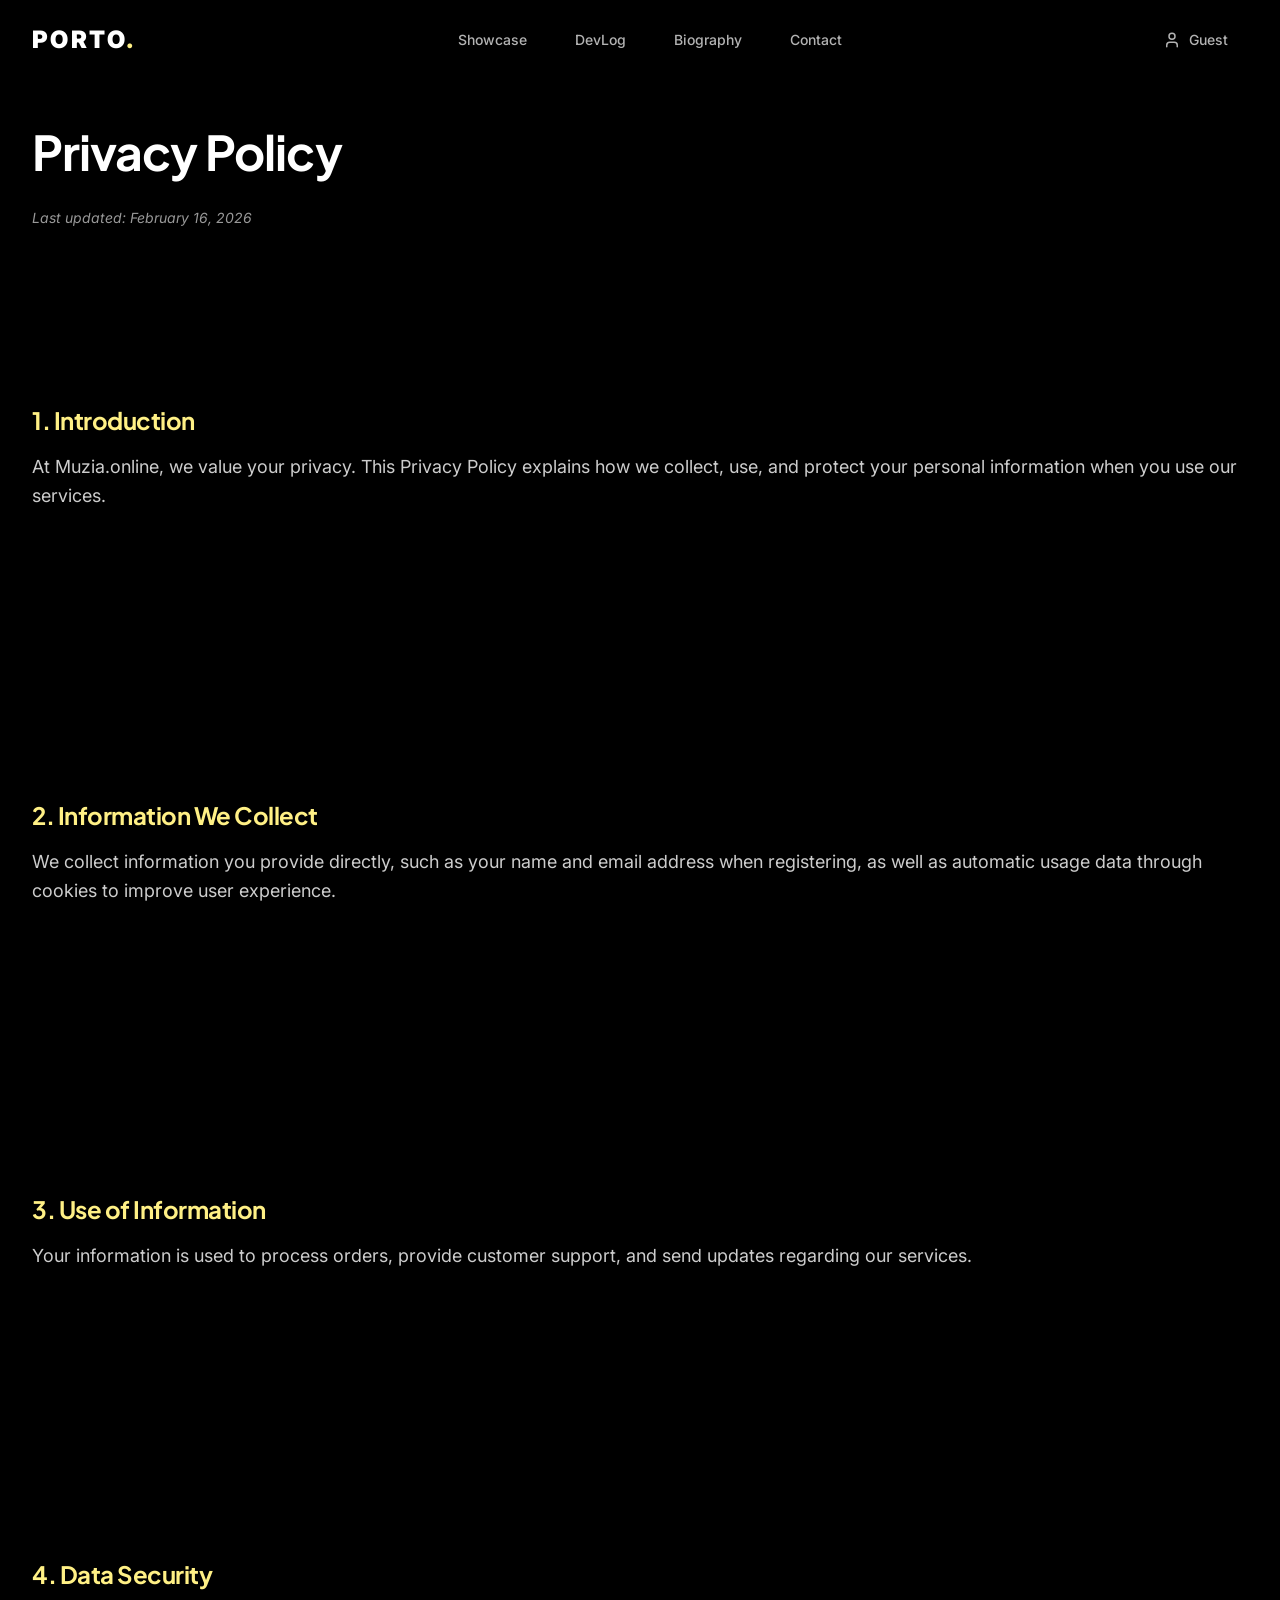
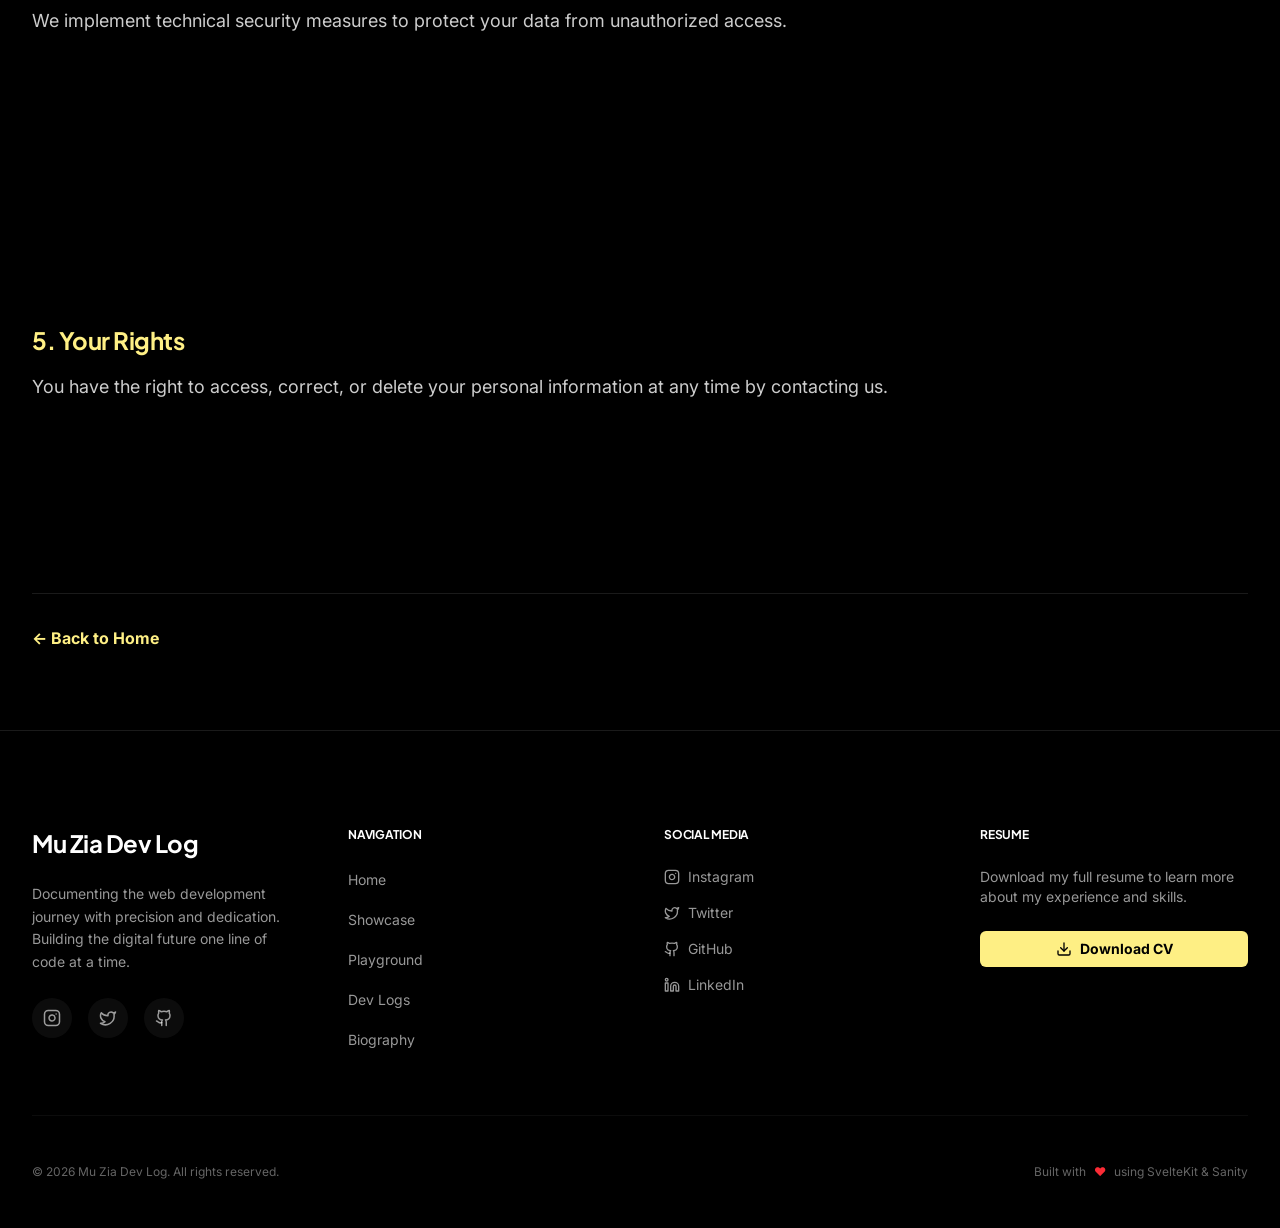
<file: privacy.html>
<!doctype html>
<html lang="id">
	<head>
		<meta charset="utf-8" />
		<meta name="viewport" content="width=device-width, initial-scale=1" />
		<title>muzia.online - Segala urusan digital, kini jadi jauh lebih mu zia.</title>
		<meta name="description" content="Kelola sistem Pre-Order, perpendek link, hingga kustomisasi web tanpa ribet. Apapun kebutuhanmu, P.O di muzia.online aja!" />
		
		<!-- Google Fonts -->
		<link rel="preconnect" href="https://fonts.googleapis.com" />
		<link rel="preconnect" href="https://fonts.gstatic.com" crossorigin />
		<link href="https://fonts.googleapis.com/css2?family=Plus+Jakarta+Sans:wght@400;500;600;700;800&family=Inter:wght@400;500;600;700&family=Playfair+Display:wght@400;700&display=swap" rel="stylesheet" />
		
		
		<link href="./_app/immutable/assets/0.GZ0eUr2F.css" rel="stylesheet">
		<link rel="modulepreload" href="./_app/immutable/entry/start.Ca_wSWsl.js">
		<link rel="modulepreload" href="./_app/immutable/chunks/ZLvBxziK.js">
		<link rel="modulepreload" href="./_app/immutable/chunks/mymH6MuY.js">
		<link rel="modulepreload" href="./_app/immutable/entry/app.D5zB20gW.js">
		<link rel="modulepreload" href="./_app/immutable/chunks/PPVm8Dsz.js">
		<link rel="modulepreload" href="./_app/immutable/chunks/DIBNA_g9.js">
		<link rel="modulepreload" href="./_app/immutable/chunks/BgEt111t.js">
		<link rel="modulepreload" href="./_app/immutable/chunks/C3yZs-nB.js">
		<link rel="modulepreload" href="./_app/immutable/chunks/CQC1BkeW.js">
		<link rel="modulepreload" href="./_app/immutable/chunks/C94j5znb.js">
		<link rel="modulepreload" href="./_app/immutable/chunks/CDDtoG_g.js">
		<link rel="modulepreload" href="./_app/immutable/nodes/0.Y-OtAAw8.js">
		<link rel="modulepreload" href="./_app/immutable/chunks/D9lpOvnN.js">
		<link rel="modulepreload" href="./_app/immutable/chunks/DRNSp6mq.js">
		<link rel="modulepreload" href="./_app/immutable/chunks/WxJ-SEl7.js">
		<link rel="modulepreload" href="./_app/immutable/nodes/5.BfeYjtZh.js">
		<link rel="modulepreload" href="./_app/immutable/chunks/a4y9I_1i.js"><!--12qhfyh--><link rel="icon" href="data:image/svg+xml,%3csvg%20xmlns='http://www.w3.org/2000/svg'%20width='107'%20height='128'%20viewBox='0%200%20107%20128'%3e%3ctitle%3esvelte-logo%3c/title%3e%3cpath%20d='M94.157%2022.819c-10.4-14.885-30.94-19.297-45.792-9.835L22.282%2029.608A29.92%2029.92%200%200%200%208.764%2049.65a31.5%2031.5%200%200%200%203.108%2020.231%2030%2030%200%200%200-4.477%2011.183%2031.9%2031.9%200%200%200%205.448%2024.116c10.402%2014.887%2030.942%2019.297%2045.791%209.835l26.083-16.624A29.92%2029.92%200%200%200%2098.235%2078.35a31.53%2031.53%200%200%200-3.105-20.232%2030%2030%200%200%200%204.474-11.182%2031.88%2031.88%200%200%200-5.447-24.116'%20style='fill:%23ff3e00'/%3e%3cpath%20d='M45.817%20106.582a20.72%2020.72%200%200%201-22.237-8.243%2019.17%2019.17%200%200%201-3.277-14.503%2018%2018%200%200%201%20.624-2.435l.49-1.498%201.337.981a33.6%2033.6%200%200%200%2010.203%205.098l.97.294-.09.968a5.85%205.85%200%200%200%201.052%203.878%206.24%206.24%200%200%200%206.695%202.485%205.8%205.8%200%200%200%201.603-.704L69.27%2076.28a5.43%205.43%200%200%200%202.45-3.631%205.8%205.8%200%200%200-.987-4.371%206.24%206.24%200%200%200-6.698-2.487%205.7%205.7%200%200%200-1.6.704l-9.953%206.345a19%2019%200%200%201-5.296%202.326%2020.72%2020.72%200%200%201-22.237-8.243%2019.17%2019.17%200%200%201-3.277-14.502%2017.99%2017.99%200%200%201%208.13-12.052l26.081-16.623a19%2019%200%200%201%205.3-2.329%2020.72%2020.72%200%200%201%2022.237%208.243%2019.17%2019.17%200%200%201%203.277%2014.503%2018%2018%200%200%201-.624%202.435l-.49%201.498-1.337-.98a33.6%2033.6%200%200%200-10.203-5.1l-.97-.294.09-.968a5.86%205.86%200%200%200-1.052-3.878%206.24%206.24%200%200%200-6.696-2.485%205.8%205.8%200%200%200-1.602.704L37.73%2051.72a5.42%205.42%200%200%200-2.449%203.63%205.79%205.79%200%200%200%20.986%204.372%206.24%206.24%200%200%200%206.698%202.486%205.8%205.8%200%200%200%201.602-.704l9.952-6.342a19%2019%200%200%201%205.295-2.328%2020.72%2020.72%200%200%201%2022.237%208.242%2019.17%2019.17%200%200%201%203.277%2014.503%2018%2018%200%200%201-8.13%2012.053l-26.081%2016.622a19%2019%200%200%201-5.3%202.328'%20style='fill:%23fff'/%3e%3c/svg%3e"/><!----><!--7ke6fz--><!----><title>Privacy Policy - Muzia.online</title>
	</head>
	<body data-sveltekit-preload-data="hover">
		<div style="display: contents"><!--[--><!--[--><!----><header class="fixed top-0 left-0 right-0 z-[100] transition-all duration-500 ease-in-out py-6"><div class="absolute inset-0 -z-10 transition-all duration-500 ease-in-out opacity-0"><div class="absolute inset-0 bg-black/60 backdrop-blur-xl"></div> <div class="absolute bottom-0 left-0 right-0 h-[1px] bg-white/10"></div></div> <div class="container flex items-center justify-between relative z-10"><a href="/" class="text-2xl font-black tracking-widest text-white z-[110] uppercase font-['Playfair_Display']">PORTO<span class="text-yellow-200">.</span></a> <nav class="hidden md:flex items-center space-x-12"><!--[--><a href="/#showcase" class="text-sm font-medium text-white/70 hover:text-yellow-200 transition-colors duration-200">Showcase</a><a href="/devlog" class="text-sm font-medium text-white/70 hover:text-yellow-200 transition-colors duration-200">DevLog</a><a href="/#biography" class="text-sm font-medium text-white/70 hover:text-yellow-200 transition-colors duration-200">Biography</a><a href="/contact" class="text-sm font-medium text-white/70 hover:text-yellow-200 transition-colors duration-200">Contact</a><!--]--></nav> <div class="flex items-center space-x-3 md:space-x-5 z-[110]"><a href="/account" class="hidden md:flex items-center gap-2 text-sm font-medium text-white/70 hover:text-yellow-200 transition-colors"><svg xmlns="http://www.w3.org/2000/svg" width="18" height="18" viewBox="0 0 24 24" fill="none" stroke="currentColor" stroke-width="2" stroke-linecap="round" stroke-linejoin="round" aria-hidden="true" class="lucide-icon lucide lucide-user"><!--[--><!----><path d="M19 21v-2a4 4 0 0 0-4-4H9a4 4 0 0 0-4 4v2"><!----></path><!----><!----><circle cx="12" cy="7" r="4"><!----></circle><!----><!--]--><!--[--><!--[--><!--]--><!--]--></svg><!----> Guest</a> <button class="md:hidden p-2.5 text-white hover:bg-white/10 rounded-xl transition-all" aria-label="Toggle Menu"><!--[!--><svg xmlns="http://www.w3.org/2000/svg" width="24" height="24" viewBox="0 0 24 24" fill="none" stroke="currentColor" stroke-width="2" stroke-linecap="round" stroke-linejoin="round" aria-hidden="true" class="lucide-icon lucide lucide-menu"><!--[--><!----><path d="M4 5h16"><!----></path><!----><!----><path d="M4 12h16"><!----></path><!----><!----><path d="M4 19h16"><!----></path><!----><!--]--><!--[--><!--[--><!--]--><!--]--></svg><!--]--></button></div></div> <!--[!--><!--]--></header><!----> <main><!----><div class="min-h-screen bg-black text-white pt-32 pb-20"><div class="container max-w-4xl"><h1 class="text-4xl md:text-5xl font-black mb-8 font-['Playfair_Display']">Privacy Policy</h1> <p class="text-white/60 mb-12 italic text-sm">Last updated: February 16, 2026</p> <div class="space-y-8 text-lg leading-relaxed"><section><h2 class="text-2xl font-bold text-yellow-200 mb-4 font-['Playfair_Display']">1. Introduction</h2> <p class="text-white/80">At Muzia.online, we value your privacy. This Privacy Policy explains how we collect, use, and protect your personal information when you use our services.</p></section> <section><h2 class="text-2xl font-bold text-yellow-200 mb-4 font-['Playfair_Display']">2. Information We Collect</h2> <p class="text-white/80">We collect information you provide directly, such as your name and email address when registering, as well as automatic usage data through cookies to improve user experience.</p></section> <section><h2 class="text-2xl font-bold text-yellow-200 mb-4 font-['Playfair_Display']">3. Use of Information</h2> <p class="text-white/80">Your information is used to process orders, provide customer support, and send updates regarding our services.</p></section> <section><h2 class="text-2xl font-bold text-yellow-200 mb-4 font-['Playfair_Display']">4. Data Security</h2> <p class="text-white/80">We implement technical security measures to protect your data from unauthorized access.</p></section> <section><h2 class="text-2xl font-bold text-yellow-200 mb-4 font-['Playfair_Display']">5. Your Rights</h2> <p class="text-white/80">You have the right to access, correct, or delete your personal information at any time by contacting us.</p></section></div> <div class="mt-16 pt-8 border-t border-white/10"><a href="/" class="text-yellow-200 font-bold hover:text-yellow-100 transition-colors">← Back to Home</a></div></div></div> <footer id="footer" class="bg-black border-t border-white/10 pt-24 pb-12 overflow-hidden"><div class="container mx-auto px-4"><div class="grid grid-cols-1 md:grid-cols-2 lg:grid-cols-4 gap-12 mb-16"><div class="space-y-6"><h2 class="text-2xl font-bold text-white font-['Playfair_Display']">Mu Zia Dev Log</h2> <p class="text-white/60 text-sm leading-relaxed">Documenting the web development journey with precision and dedication. Building the digital future one line of code at a time.</p> <div class="flex gap-4"><a href="#" class="w-10 h-10 rounded-full bg-white/5 flex items-center justify-center text-white/60 hover:bg-yellow-200 hover:text-black transition-all duration-300"><svg xmlns="http://www.w3.org/2000/svg" width="18" height="18" viewBox="0 0 24 24" fill="none" stroke="currentColor" stroke-width="2" stroke-linecap="round" stroke-linejoin="round" aria-hidden="true" class="lucide-icon lucide lucide-instagram"><!--[--><!----><rect width="20" height="20" x="2" y="2" rx="5" ry="5"><!----></rect><!----><!----><path d="M16 11.37A4 4 0 1 1 12.63 8 4 4 0 0 1 16 11.37z"><!----></path><!----><!----><line x1="17.5" x2="17.51" y1="6.5" y2="6.5"><!----></line><!----><!--]--><!--[--><!--[--><!--]--><!--]--></svg><!----></a> <a href="#" class="w-10 h-10 rounded-full bg-white/5 flex items-center justify-center text-white/60 hover:bg-yellow-200 hover:text-black transition-all duration-300"><svg xmlns="http://www.w3.org/2000/svg" width="18" height="18" viewBox="0 0 24 24" fill="none" stroke="currentColor" stroke-width="2" stroke-linecap="round" stroke-linejoin="round" aria-hidden="true" class="lucide-icon lucide lucide-twitter"><!--[--><!----><path d="M22 4s-.7 2.1-2 3.4c1.6 10-9.4 17.3-18 11.6 2.2.1 4.4-.6 6-2C3 15.5.5 9.6 3 5c2.2 2.6 5.6 4.1 9 4-.9-4.2 4-6.6 7-3.8 1.1 0 3-1.2 3-1.2z"><!----></path><!----><!--]--><!--[--><!--[--><!--]--><!--]--></svg><!----></a> <a href="#" class="w-10 h-10 rounded-full bg-white/5 flex items-center justify-center text-white/60 hover:bg-yellow-200 hover:text-black transition-all duration-300"><svg xmlns="http://www.w3.org/2000/svg" width="18" height="18" viewBox="0 0 24 24" fill="none" stroke="currentColor" stroke-width="2" stroke-linecap="round" stroke-linejoin="round" aria-hidden="true" class="lucide-icon lucide lucide-github"><!--[--><!----><path d="M15 22v-4a4.8 4.8 0 0 0-1-3.5c3 0 6-2 6-5.5.08-1.25-.27-2.48-1-3.5.28-1.15.28-2.35 0-3.5 0 0-1 0-3 1.5-2.64-.5-5.36-.5-8 0C6 2 5 2 5 2c-.3 1.15-.3 2.35 0 3.5A5.403 5.403 0 0 0 4 9c0 3.5 3 5.5 6 5.5-.39.49-.68 1.05-.85 1.65-.17.6-.22 1.23-.15 1.85v4"><!----></path><!----><!----><path d="M9 18c-4.51 2-5-2-7-2"><!----></path><!----><!--]--><!--[--><!--[--><!--]--><!--]--></svg><!----></a></div></div> <div class="space-y-6"><h4 class="text-white font-bold uppercase tracking-widest text-xs">Navigation</h4> <ul class="space-y-4"><li><a href="/#hero" class="text-white/60 hover:text-yellow-200 text-sm transition-colors">Home</a></li> <li><a href="/#showcase" class="text-white/60 hover:text-yellow-200 text-sm transition-colors">Showcase</a></li> <li><a href="/#interactive" class="text-white/60 hover:text-yellow-200 text-sm transition-colors">Playground</a></li> <li><a href="/devlog" class="text-white/60 hover:text-yellow-200 text-sm transition-colors">Dev Logs</a></li> <li><a href="/#biography" class="text-white/60 hover:text-yellow-200 text-sm transition-colors">Biography</a></li></ul></div> <div class="space-y-6"><h4 class="text-white font-bold uppercase tracking-widest text-xs">Social Media</h4> <ul class="space-y-4"><li><a href="#" class="text-white/60 hover:text-yellow-200 text-sm transition-colors flex items-center gap-2"><svg xmlns="http://www.w3.org/2000/svg" width="16" height="16" viewBox="0 0 24 24" fill="none" stroke="currentColor" stroke-width="2" stroke-linecap="round" stroke-linejoin="round" aria-hidden="true" class="lucide-icon lucide lucide-instagram"><!--[--><!----><rect width="20" height="20" x="2" y="2" rx="5" ry="5"><!----></rect><!----><!----><path d="M16 11.37A4 4 0 1 1 12.63 8 4 4 0 0 1 16 11.37z"><!----></path><!----><!----><line x1="17.5" x2="17.51" y1="6.5" y2="6.5"><!----></line><!----><!--]--><!--[--><!--[--><!--]--><!--]--></svg><!----> Instagram</a></li> <li><a href="#" class="text-white/60 hover:text-yellow-200 text-sm transition-colors flex items-center gap-2"><svg xmlns="http://www.w3.org/2000/svg" width="16" height="16" viewBox="0 0 24 24" fill="none" stroke="currentColor" stroke-width="2" stroke-linecap="round" stroke-linejoin="round" aria-hidden="true" class="lucide-icon lucide lucide-twitter"><!--[--><!----><path d="M22 4s-.7 2.1-2 3.4c1.6 10-9.4 17.3-18 11.6 2.2.1 4.4-.6 6-2C3 15.5.5 9.6 3 5c2.2 2.6 5.6 4.1 9 4-.9-4.2 4-6.6 7-3.8 1.1 0 3-1.2 3-1.2z"><!----></path><!----><!--]--><!--[--><!--[--><!--]--><!--]--></svg><!----> Twitter</a></li> <li><a href="#" class="text-white/60 hover:text-yellow-200 text-sm transition-colors flex items-center gap-2"><svg xmlns="http://www.w3.org/2000/svg" width="16" height="16" viewBox="0 0 24 24" fill="none" stroke="currentColor" stroke-width="2" stroke-linecap="round" stroke-linejoin="round" aria-hidden="true" class="lucide-icon lucide lucide-github"><!--[--><!----><path d="M15 22v-4a4.8 4.8 0 0 0-1-3.5c3 0 6-2 6-5.5.08-1.25-.27-2.48-1-3.5.28-1.15.28-2.35 0-3.5 0 0-1 0-3 1.5-2.64-.5-5.36-.5-8 0C6 2 5 2 5 2c-.3 1.15-.3 2.35 0 3.5A5.403 5.403 0 0 0 4 9c0 3.5 3 5.5 6 5.5-.39.49-.68 1.05-.85 1.65-.17.6-.22 1.23-.15 1.85v4"><!----></path><!----><!----><path d="M9 18c-4.51 2-5-2-7-2"><!----></path><!----><!--]--><!--[--><!--[--><!--]--><!--]--></svg><!----> GitHub</a></li> <li><a href="#" class="text-white/60 hover:text-yellow-200 text-sm transition-colors flex items-center gap-2"><svg xmlns="http://www.w3.org/2000/svg" width="16" height="16" viewBox="0 0 24 24" fill="none" stroke="currentColor" stroke-width="2" stroke-linecap="round" stroke-linejoin="round" aria-hidden="true" class="lucide-icon lucide lucide-linkedin"><!--[--><!----><path d="M16 8a6 6 0 0 1 6 6v7h-4v-7a2 2 0 0 0-2-2 2 2 0 0 0-2 2v7h-4v-7a6 6 0 0 1 6-6z"><!----></path><!----><!----><rect width="4" height="12" x="2" y="9"><!----></rect><!----><!----><circle cx="4" cy="4" r="2"><!----></circle><!----><!--]--><!--[--><!--[--><!--]--><!--]--></svg><!----> LinkedIn</a></li></ul></div> <div class="space-y-6"><h4 class="text-white font-bold uppercase tracking-widest text-xs">Resume</h4> <p class="text-white/60 text-sm">Download my full resume to learn more about my experience and skills.</p> <a href="#" class="block w-full"><button class="whitespace-nowrap rounded-md text-sm transition-colors focus-visible:outline-none focus-visible:ring-1 focus-visible:ring-ring disabled:pointer-events-none disabled:opacity-50 shadow h-9 px-4 py-2 w-full bg-yellow-200 hover:bg-yellow-300 text-black font-bold flex items-center justify-center gap-2"><svg xmlns="http://www.w3.org/2000/svg" width="16" height="16" viewBox="0 0 24 24" fill="none" stroke="currentColor" stroke-width="2" stroke-linecap="round" stroke-linejoin="round" aria-hidden="true" class="lucide-icon lucide lucide-download"><!--[--><!----><path d="M12 15V3"><!----></path><!----><!----><path d="M21 15v4a2 2 0 0 1-2 2H5a2 2 0 0 1-2-2v-4"><!----></path><!----><!----><path d="m7 10 5 5 5-5"><!----></path><!----><!--]--><!--[--><!--[--><!--]--><!--]--></svg><!----> Download CV<!----></button><!----></a></div></div> <div class="pt-12 border-t border-white/5 flex flex-col md:flex-row justify-between items-center gap-6"><p class="text-white/40 text-xs">© 2026 Mu Zia Dev Log. All rights reserved.</p> <div class="flex items-center gap-2 text-white/40 text-xs"><span>Built with</span> <span class="text-red-500">❤️</span> <span>using SvelteKit &amp; Sanity</span></div></div></div></footer><!----><!----><!----></main><!----><!--]--> <!--[!--><!--]--><!--]-->
			
			<script>
				{
					__sveltekit_gqf41d = {
						base: new URL(".", location).pathname.slice(0, -1)
					};

					const element = document.currentScript.parentElement;

					Promise.all([
						import("./_app/immutable/entry/start.Ca_wSWsl.js"),
						import("./_app/immutable/entry/app.D5zB20gW.js")
					]).then(([kit, app]) => {
						kit.start(app, element, {
							node_ids: [0, 5],
							data: [null,null],
							form: null,
							error: null
						});
					});
				}
			</script>
		</div>
	</body>
</html>
</file>
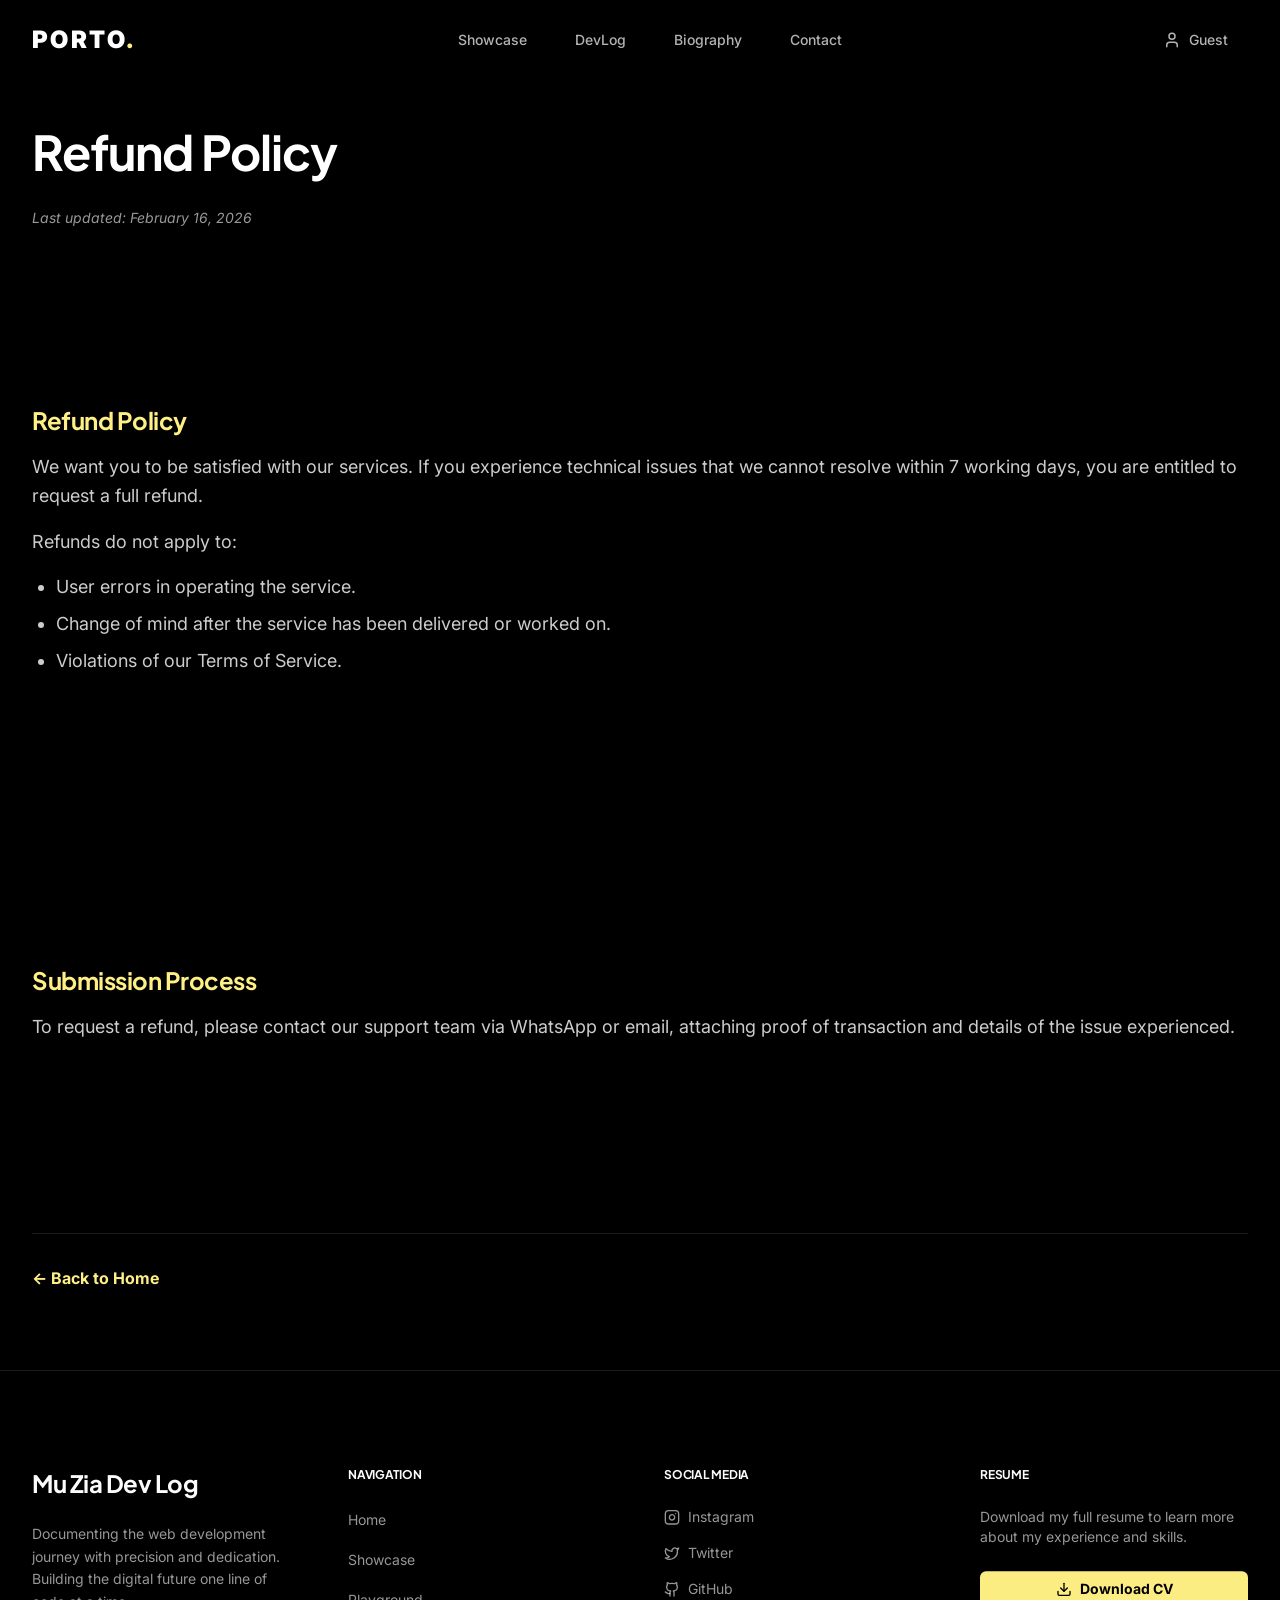
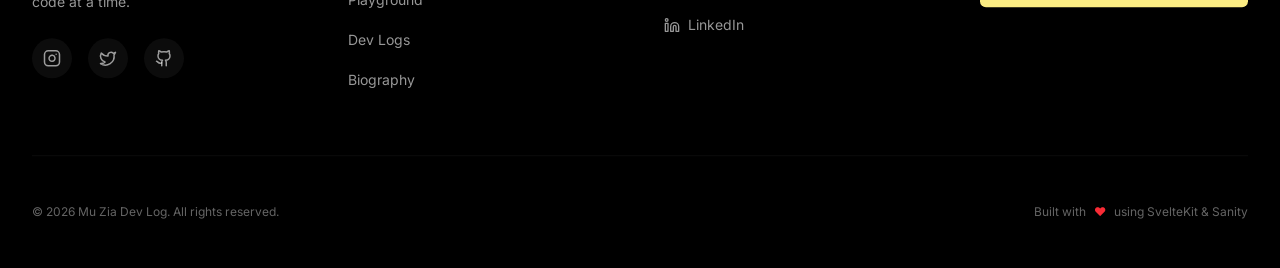
<file: refund.html>
<!doctype html>
<html lang="id">
	<head>
		<meta charset="utf-8" />
		<meta name="viewport" content="width=device-width, initial-scale=1" />
		<title>muzia.online - Segala urusan digital, kini jadi jauh lebih mu zia.</title>
		<meta name="description" content="Kelola sistem Pre-Order, perpendek link, hingga kustomisasi web tanpa ribet. Apapun kebutuhanmu, P.O di muzia.online aja!" />
		
		<!-- Google Fonts -->
		<link rel="preconnect" href="https://fonts.googleapis.com" />
		<link rel="preconnect" href="https://fonts.gstatic.com" crossorigin />
		<link href="https://fonts.googleapis.com/css2?family=Plus+Jakarta+Sans:wght@400;500;600;700;800&family=Inter:wght@400;500;600;700&family=Playfair+Display:wght@400;700&display=swap" rel="stylesheet" />
		
		
		<link href="./_app/immutable/assets/0.GZ0eUr2F.css" rel="stylesheet">
		<link rel="modulepreload" href="./_app/immutable/entry/start.Ca_wSWsl.js">
		<link rel="modulepreload" href="./_app/immutable/chunks/ZLvBxziK.js">
		<link rel="modulepreload" href="./_app/immutable/chunks/mymH6MuY.js">
		<link rel="modulepreload" href="./_app/immutable/entry/app.D5zB20gW.js">
		<link rel="modulepreload" href="./_app/immutable/chunks/PPVm8Dsz.js">
		<link rel="modulepreload" href="./_app/immutable/chunks/DIBNA_g9.js">
		<link rel="modulepreload" href="./_app/immutable/chunks/BgEt111t.js">
		<link rel="modulepreload" href="./_app/immutable/chunks/C3yZs-nB.js">
		<link rel="modulepreload" href="./_app/immutable/chunks/CQC1BkeW.js">
		<link rel="modulepreload" href="./_app/immutable/chunks/C94j5znb.js">
		<link rel="modulepreload" href="./_app/immutable/chunks/CDDtoG_g.js">
		<link rel="modulepreload" href="./_app/immutable/nodes/0.Y-OtAAw8.js">
		<link rel="modulepreload" href="./_app/immutable/chunks/D9lpOvnN.js">
		<link rel="modulepreload" href="./_app/immutable/chunks/DRNSp6mq.js">
		<link rel="modulepreload" href="./_app/immutable/chunks/WxJ-SEl7.js">
		<link rel="modulepreload" href="./_app/immutable/nodes/6.Cz8qOF5c.js">
		<link rel="modulepreload" href="./_app/immutable/chunks/a4y9I_1i.js"><!--12qhfyh--><link rel="icon" href="data:image/svg+xml,%3csvg%20xmlns='http://www.w3.org/2000/svg'%20width='107'%20height='128'%20viewBox='0%200%20107%20128'%3e%3ctitle%3esvelte-logo%3c/title%3e%3cpath%20d='M94.157%2022.819c-10.4-14.885-30.94-19.297-45.792-9.835L22.282%2029.608A29.92%2029.92%200%200%200%208.764%2049.65a31.5%2031.5%200%200%200%203.108%2020.231%2030%2030%200%200%200-4.477%2011.183%2031.9%2031.9%200%200%200%205.448%2024.116c10.402%2014.887%2030.942%2019.297%2045.791%209.835l26.083-16.624A29.92%2029.92%200%200%200%2098.235%2078.35a31.53%2031.53%200%200%200-3.105-20.232%2030%2030%200%200%200%204.474-11.182%2031.88%2031.88%200%200%200-5.447-24.116'%20style='fill:%23ff3e00'/%3e%3cpath%20d='M45.817%20106.582a20.72%2020.72%200%200%201-22.237-8.243%2019.17%2019.17%200%200%201-3.277-14.503%2018%2018%200%200%201%20.624-2.435l.49-1.498%201.337.981a33.6%2033.6%200%200%200%2010.203%205.098l.97.294-.09.968a5.85%205.85%200%200%200%201.052%203.878%206.24%206.24%200%200%200%206.695%202.485%205.8%205.8%200%200%200%201.603-.704L69.27%2076.28a5.43%205.43%200%200%200%202.45-3.631%205.8%205.8%200%200%200-.987-4.371%206.24%206.24%200%200%200-6.698-2.487%205.7%205.7%200%200%200-1.6.704l-9.953%206.345a19%2019%200%200%201-5.296%202.326%2020.72%2020.72%200%200%201-22.237-8.243%2019.17%2019.17%200%200%201-3.277-14.502%2017.99%2017.99%200%200%201%208.13-12.052l26.081-16.623a19%2019%200%200%201%205.3-2.329%2020.72%2020.72%200%200%201%2022.237%208.243%2019.17%2019.17%200%200%201%203.277%2014.503%2018%2018%200%200%201-.624%202.435l-.49%201.498-1.337-.98a33.6%2033.6%200%200%200-10.203-5.1l-.97-.294.09-.968a5.86%205.86%200%200%200-1.052-3.878%206.24%206.24%200%200%200-6.696-2.485%205.8%205.8%200%200%200-1.602.704L37.73%2051.72a5.42%205.42%200%200%200-2.449%203.63%205.79%205.79%200%200%200%20.986%204.372%206.24%206.24%200%200%200%206.698%202.486%205.8%205.8%200%200%200%201.602-.704l9.952-6.342a19%2019%200%200%201%205.295-2.328%2020.72%2020.72%200%200%201%2022.237%208.242%2019.17%2019.17%200%200%201%203.277%2014.503%2018%2018%200%200%201-8.13%2012.053l-26.081%2016.622a19%2019%200%200%201-5.3%202.328'%20style='fill:%23fff'/%3e%3c/svg%3e"/><!----><!--mrrw3--><!----><title>Refund Policy - Muzia.online</title>
	</head>
	<body data-sveltekit-preload-data="hover">
		<div style="display: contents"><!--[--><!--[--><!----><header class="fixed top-0 left-0 right-0 z-[100] transition-all duration-500 ease-in-out py-6"><div class="absolute inset-0 -z-10 transition-all duration-500 ease-in-out opacity-0"><div class="absolute inset-0 bg-black/60 backdrop-blur-xl"></div> <div class="absolute bottom-0 left-0 right-0 h-[1px] bg-white/10"></div></div> <div class="container flex items-center justify-between relative z-10"><a href="/" class="text-2xl font-black tracking-widest text-white z-[110] uppercase font-['Playfair_Display']">PORTO<span class="text-yellow-200">.</span></a> <nav class="hidden md:flex items-center space-x-12"><!--[--><a href="/#showcase" class="text-sm font-medium text-white/70 hover:text-yellow-200 transition-colors duration-200">Showcase</a><a href="/devlog" class="text-sm font-medium text-white/70 hover:text-yellow-200 transition-colors duration-200">DevLog</a><a href="/#biography" class="text-sm font-medium text-white/70 hover:text-yellow-200 transition-colors duration-200">Biography</a><a href="/contact" class="text-sm font-medium text-white/70 hover:text-yellow-200 transition-colors duration-200">Contact</a><!--]--></nav> <div class="flex items-center space-x-3 md:space-x-5 z-[110]"><a href="/account" class="hidden md:flex items-center gap-2 text-sm font-medium text-white/70 hover:text-yellow-200 transition-colors"><svg xmlns="http://www.w3.org/2000/svg" width="18" height="18" viewBox="0 0 24 24" fill="none" stroke="currentColor" stroke-width="2" stroke-linecap="round" stroke-linejoin="round" aria-hidden="true" class="lucide-icon lucide lucide-user"><!--[--><!----><path d="M19 21v-2a4 4 0 0 0-4-4H9a4 4 0 0 0-4 4v2"><!----></path><!----><!----><circle cx="12" cy="7" r="4"><!----></circle><!----><!--]--><!--[--><!--[--><!--]--><!--]--></svg><!----> Guest</a> <button class="md:hidden p-2.5 text-white hover:bg-white/10 rounded-xl transition-all" aria-label="Toggle Menu"><!--[!--><svg xmlns="http://www.w3.org/2000/svg" width="24" height="24" viewBox="0 0 24 24" fill="none" stroke="currentColor" stroke-width="2" stroke-linecap="round" stroke-linejoin="round" aria-hidden="true" class="lucide-icon lucide lucide-menu"><!--[--><!----><path d="M4 5h16"><!----></path><!----><!----><path d="M4 12h16"><!----></path><!----><!----><path d="M4 19h16"><!----></path><!----><!--]--><!--[--><!--[--><!--]--><!--]--></svg><!--]--></button></div></div> <!--[!--><!--]--></header><!----> <main><!----><div class="min-h-screen bg-black text-white pt-32 pb-20"><div class="container max-w-4xl"><h1 class="text-4xl md:text-5xl font-black mb-8 font-['Playfair_Display']">Refund Policy</h1> <p class="text-white/60 mb-12 italic text-sm">Last updated: February 16, 2026</p> <div class="space-y-8 text-lg leading-relaxed"><section><h2 class="text-2xl font-bold text-yellow-200 mb-4 font-['Playfair_Display']">Refund Policy</h2> <p class="text-white/80">We want you to be satisfied with our services. If you experience technical issues that we cannot resolve within 7 working days, you are entitled to request a full refund.</p> <p class="text-white/80 mt-4">Refunds do not apply to:</p> <ul class="list-disc pl-6 space-y-2 mt-4 text-white/80"><li>User errors in operating the service.</li> <li>Change of mind after the service has been delivered or worked on.</li> <li>Violations of our Terms of Service.</li></ul></section> <section><h2 class="text-2xl font-bold text-yellow-200 mb-4 font-['Playfair_Display']">Submission Process</h2> <p class="text-white/80">To request a refund, please contact our support team via WhatsApp or email, attaching proof of transaction and details of the issue experienced.</p></section></div> <div class="mt-16 pt-8 border-t border-white/10"><a href="/" class="text-yellow-200 font-bold hover:text-yellow-100 transition-colors">← Back to Home</a></div></div></div> <footer id="footer" class="bg-black border-t border-white/10 pt-24 pb-12 overflow-hidden"><div class="container mx-auto px-4"><div class="grid grid-cols-1 md:grid-cols-2 lg:grid-cols-4 gap-12 mb-16"><div class="space-y-6"><h2 class="text-2xl font-bold text-white font-['Playfair_Display']">Mu Zia Dev Log</h2> <p class="text-white/60 text-sm leading-relaxed">Documenting the web development journey with precision and dedication. Building the digital future one line of code at a time.</p> <div class="flex gap-4"><a href="#" class="w-10 h-10 rounded-full bg-white/5 flex items-center justify-center text-white/60 hover:bg-yellow-200 hover:text-black transition-all duration-300"><svg xmlns="http://www.w3.org/2000/svg" width="18" height="18" viewBox="0 0 24 24" fill="none" stroke="currentColor" stroke-width="2" stroke-linecap="round" stroke-linejoin="round" aria-hidden="true" class="lucide-icon lucide lucide-instagram"><!--[--><!----><rect width="20" height="20" x="2" y="2" rx="5" ry="5"><!----></rect><!----><!----><path d="M16 11.37A4 4 0 1 1 12.63 8 4 4 0 0 1 16 11.37z"><!----></path><!----><!----><line x1="17.5" x2="17.51" y1="6.5" y2="6.5"><!----></line><!----><!--]--><!--[--><!--[--><!--]--><!--]--></svg><!----></a> <a href="#" class="w-10 h-10 rounded-full bg-white/5 flex items-center justify-center text-white/60 hover:bg-yellow-200 hover:text-black transition-all duration-300"><svg xmlns="http://www.w3.org/2000/svg" width="18" height="18" viewBox="0 0 24 24" fill="none" stroke="currentColor" stroke-width="2" stroke-linecap="round" stroke-linejoin="round" aria-hidden="true" class="lucide-icon lucide lucide-twitter"><!--[--><!----><path d="M22 4s-.7 2.1-2 3.4c1.6 10-9.4 17.3-18 11.6 2.2.1 4.4-.6 6-2C3 15.5.5 9.6 3 5c2.2 2.6 5.6 4.1 9 4-.9-4.2 4-6.6 7-3.8 1.1 0 3-1.2 3-1.2z"><!----></path><!----><!--]--><!--[--><!--[--><!--]--><!--]--></svg><!----></a> <a href="#" class="w-10 h-10 rounded-full bg-white/5 flex items-center justify-center text-white/60 hover:bg-yellow-200 hover:text-black transition-all duration-300"><svg xmlns="http://www.w3.org/2000/svg" width="18" height="18" viewBox="0 0 24 24" fill="none" stroke="currentColor" stroke-width="2" stroke-linecap="round" stroke-linejoin="round" aria-hidden="true" class="lucide-icon lucide lucide-github"><!--[--><!----><path d="M15 22v-4a4.8 4.8 0 0 0-1-3.5c3 0 6-2 6-5.5.08-1.25-.27-2.48-1-3.5.28-1.15.28-2.35 0-3.5 0 0-1 0-3 1.5-2.64-.5-5.36-.5-8 0C6 2 5 2 5 2c-.3 1.15-.3 2.35 0 3.5A5.403 5.403 0 0 0 4 9c0 3.5 3 5.5 6 5.5-.39.49-.68 1.05-.85 1.65-.17.6-.22 1.23-.15 1.85v4"><!----></path><!----><!----><path d="M9 18c-4.51 2-5-2-7-2"><!----></path><!----><!--]--><!--[--><!--[--><!--]--><!--]--></svg><!----></a></div></div> <div class="space-y-6"><h4 class="text-white font-bold uppercase tracking-widest text-xs">Navigation</h4> <ul class="space-y-4"><li><a href="/#hero" class="text-white/60 hover:text-yellow-200 text-sm transition-colors">Home</a></li> <li><a href="/#showcase" class="text-white/60 hover:text-yellow-200 text-sm transition-colors">Showcase</a></li> <li><a href="/#interactive" class="text-white/60 hover:text-yellow-200 text-sm transition-colors">Playground</a></li> <li><a href="/devlog" class="text-white/60 hover:text-yellow-200 text-sm transition-colors">Dev Logs</a></li> <li><a href="/#biography" class="text-white/60 hover:text-yellow-200 text-sm transition-colors">Biography</a></li></ul></div> <div class="space-y-6"><h4 class="text-white font-bold uppercase tracking-widest text-xs">Social Media</h4> <ul class="space-y-4"><li><a href="#" class="text-white/60 hover:text-yellow-200 text-sm transition-colors flex items-center gap-2"><svg xmlns="http://www.w3.org/2000/svg" width="16" height="16" viewBox="0 0 24 24" fill="none" stroke="currentColor" stroke-width="2" stroke-linecap="round" stroke-linejoin="round" aria-hidden="true" class="lucide-icon lucide lucide-instagram"><!--[--><!----><rect width="20" height="20" x="2" y="2" rx="5" ry="5"><!----></rect><!----><!----><path d="M16 11.37A4 4 0 1 1 12.63 8 4 4 0 0 1 16 11.37z"><!----></path><!----><!----><line x1="17.5" x2="17.51" y1="6.5" y2="6.5"><!----></line><!----><!--]--><!--[--><!--[--><!--]--><!--]--></svg><!----> Instagram</a></li> <li><a href="#" class="text-white/60 hover:text-yellow-200 text-sm transition-colors flex items-center gap-2"><svg xmlns="http://www.w3.org/2000/svg" width="16" height="16" viewBox="0 0 24 24" fill="none" stroke="currentColor" stroke-width="2" stroke-linecap="round" stroke-linejoin="round" aria-hidden="true" class="lucide-icon lucide lucide-twitter"><!--[--><!----><path d="M22 4s-.7 2.1-2 3.4c1.6 10-9.4 17.3-18 11.6 2.2.1 4.4-.6 6-2C3 15.5.5 9.6 3 5c2.2 2.6 5.6 4.1 9 4-.9-4.2 4-6.6 7-3.8 1.1 0 3-1.2 3-1.2z"><!----></path><!----><!--]--><!--[--><!--[--><!--]--><!--]--></svg><!----> Twitter</a></li> <li><a href="#" class="text-white/60 hover:text-yellow-200 text-sm transition-colors flex items-center gap-2"><svg xmlns="http://www.w3.org/2000/svg" width="16" height="16" viewBox="0 0 24 24" fill="none" stroke="currentColor" stroke-width="2" stroke-linecap="round" stroke-linejoin="round" aria-hidden="true" class="lucide-icon lucide lucide-github"><!--[--><!----><path d="M15 22v-4a4.8 4.8 0 0 0-1-3.5c3 0 6-2 6-5.5.08-1.25-.27-2.48-1-3.5.28-1.15.28-2.35 0-3.5 0 0-1 0-3 1.5-2.64-.5-5.36-.5-8 0C6 2 5 2 5 2c-.3 1.15-.3 2.35 0 3.5A5.403 5.403 0 0 0 4 9c0 3.5 3 5.5 6 5.5-.39.49-.68 1.05-.85 1.65-.17.6-.22 1.23-.15 1.85v4"><!----></path><!----><!----><path d="M9 18c-4.51 2-5-2-7-2"><!----></path><!----><!--]--><!--[--><!--[--><!--]--><!--]--></svg><!----> GitHub</a></li> <li><a href="#" class="text-white/60 hover:text-yellow-200 text-sm transition-colors flex items-center gap-2"><svg xmlns="http://www.w3.org/2000/svg" width="16" height="16" viewBox="0 0 24 24" fill="none" stroke="currentColor" stroke-width="2" stroke-linecap="round" stroke-linejoin="round" aria-hidden="true" class="lucide-icon lucide lucide-linkedin"><!--[--><!----><path d="M16 8a6 6 0 0 1 6 6v7h-4v-7a2 2 0 0 0-2-2 2 2 0 0 0-2 2v7h-4v-7a6 6 0 0 1 6-6z"><!----></path><!----><!----><rect width="4" height="12" x="2" y="9"><!----></rect><!----><!----><circle cx="4" cy="4" r="2"><!----></circle><!----><!--]--><!--[--><!--[--><!--]--><!--]--></svg><!----> LinkedIn</a></li></ul></div> <div class="space-y-6"><h4 class="text-white font-bold uppercase tracking-widest text-xs">Resume</h4> <p class="text-white/60 text-sm">Download my full resume to learn more about my experience and skills.</p> <a href="#" class="block w-full"><button class="whitespace-nowrap rounded-md text-sm transition-colors focus-visible:outline-none focus-visible:ring-1 focus-visible:ring-ring disabled:pointer-events-none disabled:opacity-50 shadow h-9 px-4 py-2 w-full bg-yellow-200 hover:bg-yellow-300 text-black font-bold flex items-center justify-center gap-2"><svg xmlns="http://www.w3.org/2000/svg" width="16" height="16" viewBox="0 0 24 24" fill="none" stroke="currentColor" stroke-width="2" stroke-linecap="round" stroke-linejoin="round" aria-hidden="true" class="lucide-icon lucide lucide-download"><!--[--><!----><path d="M12 15V3"><!----></path><!----><!----><path d="M21 15v4a2 2 0 0 1-2 2H5a2 2 0 0 1-2-2v-4"><!----></path><!----><!----><path d="m7 10 5 5 5-5"><!----></path><!----><!--]--><!--[--><!--[--><!--]--><!--]--></svg><!----> Download CV<!----></button><!----></a></div></div> <div class="pt-12 border-t border-white/5 flex flex-col md:flex-row justify-between items-center gap-6"><p class="text-white/40 text-xs">© 2026 Mu Zia Dev Log. All rights reserved.</p> <div class="flex items-center gap-2 text-white/40 text-xs"><span>Built with</span> <span class="text-red-500">❤️</span> <span>using SvelteKit &amp; Sanity</span></div></div></div></footer><!----><!----><!----></main><!----><!--]--> <!--[!--><!--]--><!--]-->
			
			<script>
				{
					__sveltekit_gqf41d = {
						base: new URL(".", location).pathname.slice(0, -1)
					};

					const element = document.currentScript.parentElement;

					Promise.all([
						import("./_app/immutable/entry/start.Ca_wSWsl.js"),
						import("./_app/immutable/entry/app.D5zB20gW.js")
					]).then(([kit, app]) => {
						kit.start(app, element, {
							node_ids: [0, 6],
							data: [null,null],
							form: null,
							error: null
						});
					});
				}
			</script>
		</div>
	</body>
</html>
</file>
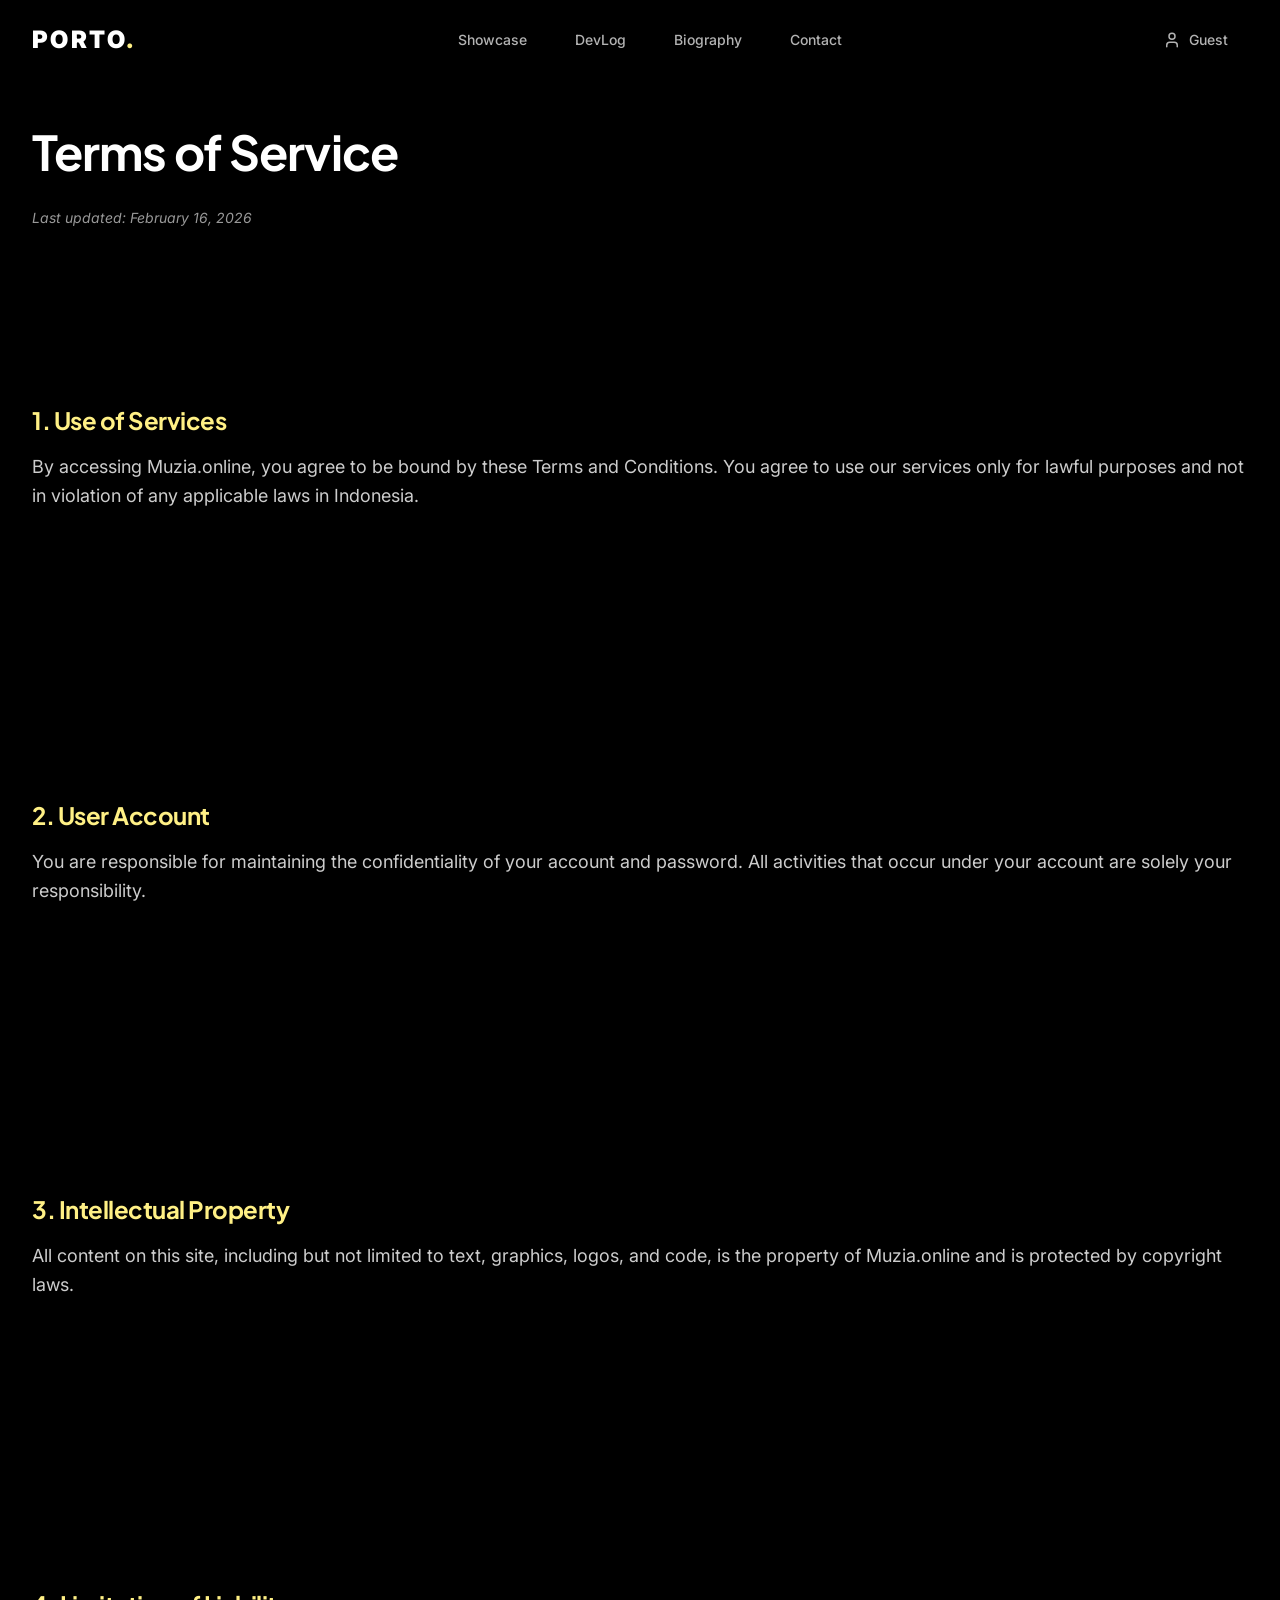
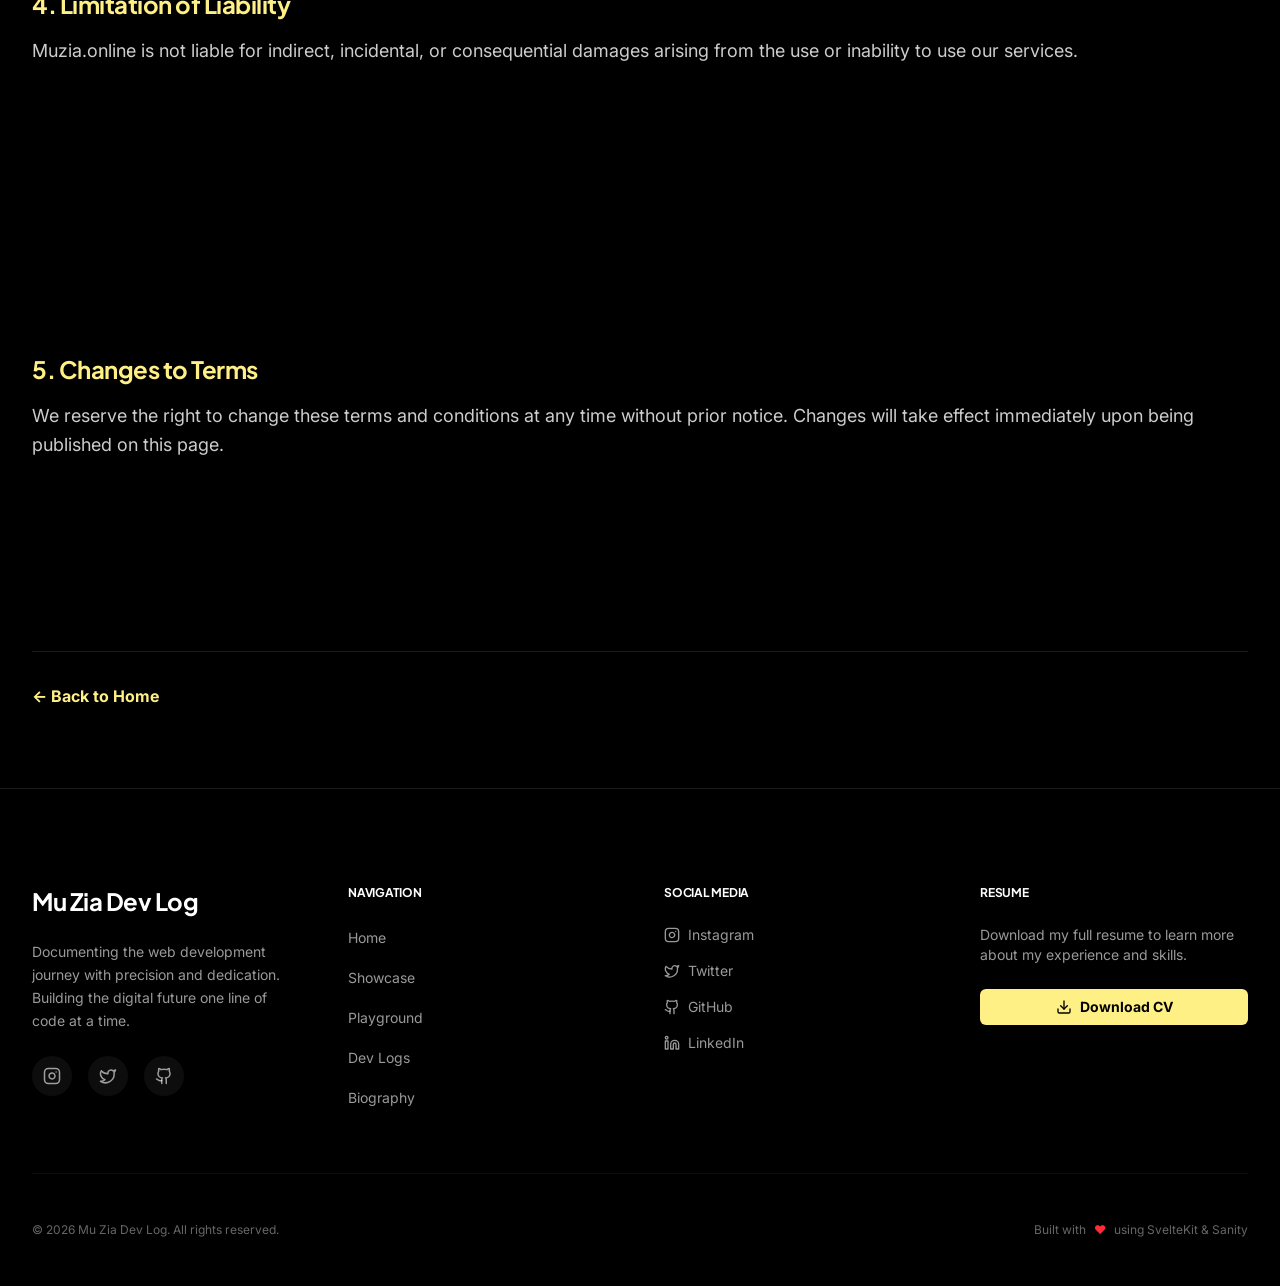
<file: terms.html>
<!doctype html>
<html lang="id">
	<head>
		<meta charset="utf-8" />
		<meta name="viewport" content="width=device-width, initial-scale=1" />
		<title>muzia.online - Segala urusan digital, kini jadi jauh lebih mu zia.</title>
		<meta name="description" content="Kelola sistem Pre-Order, perpendek link, hingga kustomisasi web tanpa ribet. Apapun kebutuhanmu, P.O di muzia.online aja!" />
		
		<!-- Google Fonts -->
		<link rel="preconnect" href="https://fonts.googleapis.com" />
		<link rel="preconnect" href="https://fonts.gstatic.com" crossorigin />
		<link href="https://fonts.googleapis.com/css2?family=Plus+Jakarta+Sans:wght@400;500;600;700;800&family=Inter:wght@400;500;600;700&family=Playfair+Display:wght@400;700&display=swap" rel="stylesheet" />
		
		
		<link href="./_app/immutable/assets/0.GZ0eUr2F.css" rel="stylesheet">
		<link rel="modulepreload" href="./_app/immutable/entry/start.Ca_wSWsl.js">
		<link rel="modulepreload" href="./_app/immutable/chunks/ZLvBxziK.js">
		<link rel="modulepreload" href="./_app/immutable/chunks/mymH6MuY.js">
		<link rel="modulepreload" href="./_app/immutable/entry/app.D5zB20gW.js">
		<link rel="modulepreload" href="./_app/immutable/chunks/PPVm8Dsz.js">
		<link rel="modulepreload" href="./_app/immutable/chunks/DIBNA_g9.js">
		<link rel="modulepreload" href="./_app/immutable/chunks/BgEt111t.js">
		<link rel="modulepreload" href="./_app/immutable/chunks/C3yZs-nB.js">
		<link rel="modulepreload" href="./_app/immutable/chunks/CQC1BkeW.js">
		<link rel="modulepreload" href="./_app/immutable/chunks/C94j5znb.js">
		<link rel="modulepreload" href="./_app/immutable/chunks/CDDtoG_g.js">
		<link rel="modulepreload" href="./_app/immutable/nodes/0.Y-OtAAw8.js">
		<link rel="modulepreload" href="./_app/immutable/chunks/D9lpOvnN.js">
		<link rel="modulepreload" href="./_app/immutable/chunks/DRNSp6mq.js">
		<link rel="modulepreload" href="./_app/immutable/chunks/WxJ-SEl7.js">
		<link rel="modulepreload" href="./_app/immutable/nodes/7.B4Ar3kP8.js">
		<link rel="modulepreload" href="./_app/immutable/chunks/a4y9I_1i.js"><!--12qhfyh--><link rel="icon" href="data:image/svg+xml,%3csvg%20xmlns='http://www.w3.org/2000/svg'%20width='107'%20height='128'%20viewBox='0%200%20107%20128'%3e%3ctitle%3esvelte-logo%3c/title%3e%3cpath%20d='M94.157%2022.819c-10.4-14.885-30.94-19.297-45.792-9.835L22.282%2029.608A29.92%2029.92%200%200%200%208.764%2049.65a31.5%2031.5%200%200%200%203.108%2020.231%2030%2030%200%200%200-4.477%2011.183%2031.9%2031.9%200%200%200%205.448%2024.116c10.402%2014.887%2030.942%2019.297%2045.791%209.835l26.083-16.624A29.92%2029.92%200%200%200%2098.235%2078.35a31.53%2031.53%200%200%200-3.105-20.232%2030%2030%200%200%200%204.474-11.182%2031.88%2031.88%200%200%200-5.447-24.116'%20style='fill:%23ff3e00'/%3e%3cpath%20d='M45.817%20106.582a20.72%2020.72%200%200%201-22.237-8.243%2019.17%2019.17%200%200%201-3.277-14.503%2018%2018%200%200%201%20.624-2.435l.49-1.498%201.337.981a33.6%2033.6%200%200%200%2010.203%205.098l.97.294-.09.968a5.85%205.85%200%200%200%201.052%203.878%206.24%206.24%200%200%200%206.695%202.485%205.8%205.8%200%200%200%201.603-.704L69.27%2076.28a5.43%205.43%200%200%200%202.45-3.631%205.8%205.8%200%200%200-.987-4.371%206.24%206.24%200%200%200-6.698-2.487%205.7%205.7%200%200%200-1.6.704l-9.953%206.345a19%2019%200%200%201-5.296%202.326%2020.72%2020.72%200%200%201-22.237-8.243%2019.17%2019.17%200%200%201-3.277-14.502%2017.99%2017.99%200%200%201%208.13-12.052l26.081-16.623a19%2019%200%200%201%205.3-2.329%2020.72%2020.72%200%200%201%2022.237%208.243%2019.17%2019.17%200%200%201%203.277%2014.503%2018%2018%200%200%201-.624%202.435l-.49%201.498-1.337-.98a33.6%2033.6%200%200%200-10.203-5.1l-.97-.294.09-.968a5.86%205.86%200%200%200-1.052-3.878%206.24%206.24%200%200%200-6.696-2.485%205.8%205.8%200%200%200-1.602.704L37.73%2051.72a5.42%205.42%200%200%200-2.449%203.63%205.79%205.79%200%200%200%20.986%204.372%206.24%206.24%200%200%200%206.698%202.486%205.8%205.8%200%200%200%201.602-.704l9.952-6.342a19%2019%200%200%201%205.295-2.328%2020.72%2020.72%200%200%201%2022.237%208.242%2019.17%2019.17%200%200%201%203.277%2014.503%2018%2018%200%200%201-8.13%2012.053l-26.081%2016.622a19%2019%200%200%201-5.3%202.328'%20style='fill:%23fff'/%3e%3c/svg%3e"/><!----><!--1e0rsuc--><!----><title>Terms of Service - Muzia.online</title>
	</head>
	<body data-sveltekit-preload-data="hover">
		<div style="display: contents"><!--[--><!--[--><!----><header class="fixed top-0 left-0 right-0 z-[100] transition-all duration-500 ease-in-out py-6"><div class="absolute inset-0 -z-10 transition-all duration-500 ease-in-out opacity-0"><div class="absolute inset-0 bg-black/60 backdrop-blur-xl"></div> <div class="absolute bottom-0 left-0 right-0 h-[1px] bg-white/10"></div></div> <div class="container flex items-center justify-between relative z-10"><a href="/" class="text-2xl font-black tracking-widest text-white z-[110] uppercase font-['Playfair_Display']">PORTO<span class="text-yellow-200">.</span></a> <nav class="hidden md:flex items-center space-x-12"><!--[--><a href="/#showcase" class="text-sm font-medium text-white/70 hover:text-yellow-200 transition-colors duration-200">Showcase</a><a href="/devlog" class="text-sm font-medium text-white/70 hover:text-yellow-200 transition-colors duration-200">DevLog</a><a href="/#biography" class="text-sm font-medium text-white/70 hover:text-yellow-200 transition-colors duration-200">Biography</a><a href="/contact" class="text-sm font-medium text-white/70 hover:text-yellow-200 transition-colors duration-200">Contact</a><!--]--></nav> <div class="flex items-center space-x-3 md:space-x-5 z-[110]"><a href="/account" class="hidden md:flex items-center gap-2 text-sm font-medium text-white/70 hover:text-yellow-200 transition-colors"><svg xmlns="http://www.w3.org/2000/svg" width="18" height="18" viewBox="0 0 24 24" fill="none" stroke="currentColor" stroke-width="2" stroke-linecap="round" stroke-linejoin="round" aria-hidden="true" class="lucide-icon lucide lucide-user"><!--[--><!----><path d="M19 21v-2a4 4 0 0 0-4-4H9a4 4 0 0 0-4 4v2"><!----></path><!----><!----><circle cx="12" cy="7" r="4"><!----></circle><!----><!--]--><!--[--><!--[--><!--]--><!--]--></svg><!----> Guest</a> <button class="md:hidden p-2.5 text-white hover:bg-white/10 rounded-xl transition-all" aria-label="Toggle Menu"><!--[!--><svg xmlns="http://www.w3.org/2000/svg" width="24" height="24" viewBox="0 0 24 24" fill="none" stroke="currentColor" stroke-width="2" stroke-linecap="round" stroke-linejoin="round" aria-hidden="true" class="lucide-icon lucide lucide-menu"><!--[--><!----><path d="M4 5h16"><!----></path><!----><!----><path d="M4 12h16"><!----></path><!----><!----><path d="M4 19h16"><!----></path><!----><!--]--><!--[--><!--[--><!--]--><!--]--></svg><!--]--></button></div></div> <!--[!--><!--]--></header><!----> <main><!----><div class="min-h-screen bg-black text-white pt-32 pb-20"><div class="container max-w-4xl"><h1 class="text-4xl md:text-5xl font-black mb-8 font-['Playfair_Display']">Terms of Service</h1> <p class="text-white/60 mb-12 italic text-sm">Last updated: February 16, 2026</p> <div class="space-y-8 text-lg leading-relaxed"><section><h2 class="text-2xl font-bold text-yellow-200 mb-4 font-['Playfair_Display']">1. Use of Services</h2> <p class="text-white/80">By accessing Muzia.online, you agree to be bound by these Terms and Conditions. You agree to use our services only for lawful purposes and not in violation of any applicable laws in Indonesia.</p></section> <section><h2 class="text-2xl font-bold text-yellow-200 mb-4 font-['Playfair_Display']">2. User Account</h2> <p class="text-white/80">You are responsible for maintaining the confidentiality of your account and password. All activities that occur under your account are solely your responsibility.</p></section> <section><h2 class="text-2xl font-bold text-yellow-200 mb-4 font-['Playfair_Display']">3. Intellectual Property</h2> <p class="text-white/80">All content on this site, including but not limited to text, graphics, logos, and code, is the property of Muzia.online and is protected by copyright laws.</p></section> <section><h2 class="text-2xl font-bold text-yellow-200 mb-4 font-['Playfair_Display']">4. Limitation of Liability</h2> <p class="text-white/80">Muzia.online is not liable for indirect, incidental, or consequential damages arising from the use or inability to use our services.</p></section> <section><h2 class="text-2xl font-bold text-yellow-200 mb-4 font-['Playfair_Display']">5. Changes to Terms</h2> <p class="text-white/80">We reserve the right to change these terms and conditions at any time without prior notice. Changes will take effect immediately upon being published on this page.</p></section></div> <div class="mt-16 pt-8 border-t border-white/10"><a href="/" class="text-yellow-200 font-bold hover:text-yellow-100 transition-colors">← Back to Home</a></div></div></div> <footer id="footer" class="bg-black border-t border-white/10 pt-24 pb-12 overflow-hidden"><div class="container mx-auto px-4"><div class="grid grid-cols-1 md:grid-cols-2 lg:grid-cols-4 gap-12 mb-16"><div class="space-y-6"><h2 class="text-2xl font-bold text-white font-['Playfair_Display']">Mu Zia Dev Log</h2> <p class="text-white/60 text-sm leading-relaxed">Documenting the web development journey with precision and dedication. Building the digital future one line of code at a time.</p> <div class="flex gap-4"><a href="#" class="w-10 h-10 rounded-full bg-white/5 flex items-center justify-center text-white/60 hover:bg-yellow-200 hover:text-black transition-all duration-300"><svg xmlns="http://www.w3.org/2000/svg" width="18" height="18" viewBox="0 0 24 24" fill="none" stroke="currentColor" stroke-width="2" stroke-linecap="round" stroke-linejoin="round" aria-hidden="true" class="lucide-icon lucide lucide-instagram"><!--[--><!----><rect width="20" height="20" x="2" y="2" rx="5" ry="5"><!----></rect><!----><!----><path d="M16 11.37A4 4 0 1 1 12.63 8 4 4 0 0 1 16 11.37z"><!----></path><!----><!----><line x1="17.5" x2="17.51" y1="6.5" y2="6.5"><!----></line><!----><!--]--><!--[--><!--[--><!--]--><!--]--></svg><!----></a> <a href="#" class="w-10 h-10 rounded-full bg-white/5 flex items-center justify-center text-white/60 hover:bg-yellow-200 hover:text-black transition-all duration-300"><svg xmlns="http://www.w3.org/2000/svg" width="18" height="18" viewBox="0 0 24 24" fill="none" stroke="currentColor" stroke-width="2" stroke-linecap="round" stroke-linejoin="round" aria-hidden="true" class="lucide-icon lucide lucide-twitter"><!--[--><!----><path d="M22 4s-.7 2.1-2 3.4c1.6 10-9.4 17.3-18 11.6 2.2.1 4.4-.6 6-2C3 15.5.5 9.6 3 5c2.2 2.6 5.6 4.1 9 4-.9-4.2 4-6.6 7-3.8 1.1 0 3-1.2 3-1.2z"><!----></path><!----><!--]--><!--[--><!--[--><!--]--><!--]--></svg><!----></a> <a href="#" class="w-10 h-10 rounded-full bg-white/5 flex items-center justify-center text-white/60 hover:bg-yellow-200 hover:text-black transition-all duration-300"><svg xmlns="http://www.w3.org/2000/svg" width="18" height="18" viewBox="0 0 24 24" fill="none" stroke="currentColor" stroke-width="2" stroke-linecap="round" stroke-linejoin="round" aria-hidden="true" class="lucide-icon lucide lucide-github"><!--[--><!----><path d="M15 22v-4a4.8 4.8 0 0 0-1-3.5c3 0 6-2 6-5.5.08-1.25-.27-2.48-1-3.5.28-1.15.28-2.35 0-3.5 0 0-1 0-3 1.5-2.64-.5-5.36-.5-8 0C6 2 5 2 5 2c-.3 1.15-.3 2.35 0 3.5A5.403 5.403 0 0 0 4 9c0 3.5 3 5.5 6 5.5-.39.49-.68 1.05-.85 1.65-.17.6-.22 1.23-.15 1.85v4"><!----></path><!----><!----><path d="M9 18c-4.51 2-5-2-7-2"><!----></path><!----><!--]--><!--[--><!--[--><!--]--><!--]--></svg><!----></a></div></div> <div class="space-y-6"><h4 class="text-white font-bold uppercase tracking-widest text-xs">Navigation</h4> <ul class="space-y-4"><li><a href="/#hero" class="text-white/60 hover:text-yellow-200 text-sm transition-colors">Home</a></li> <li><a href="/#showcase" class="text-white/60 hover:text-yellow-200 text-sm transition-colors">Showcase</a></li> <li><a href="/#interactive" class="text-white/60 hover:text-yellow-200 text-sm transition-colors">Playground</a></li> <li><a href="/devlog" class="text-white/60 hover:text-yellow-200 text-sm transition-colors">Dev Logs</a></li> <li><a href="/#biography" class="text-white/60 hover:text-yellow-200 text-sm transition-colors">Biography</a></li></ul></div> <div class="space-y-6"><h4 class="text-white font-bold uppercase tracking-widest text-xs">Social Media</h4> <ul class="space-y-4"><li><a href="#" class="text-white/60 hover:text-yellow-200 text-sm transition-colors flex items-center gap-2"><svg xmlns="http://www.w3.org/2000/svg" width="16" height="16" viewBox="0 0 24 24" fill="none" stroke="currentColor" stroke-width="2" stroke-linecap="round" stroke-linejoin="round" aria-hidden="true" class="lucide-icon lucide lucide-instagram"><!--[--><!----><rect width="20" height="20" x="2" y="2" rx="5" ry="5"><!----></rect><!----><!----><path d="M16 11.37A4 4 0 1 1 12.63 8 4 4 0 0 1 16 11.37z"><!----></path><!----><!----><line x1="17.5" x2="17.51" y1="6.5" y2="6.5"><!----></line><!----><!--]--><!--[--><!--[--><!--]--><!--]--></svg><!----> Instagram</a></li> <li><a href="#" class="text-white/60 hover:text-yellow-200 text-sm transition-colors flex items-center gap-2"><svg xmlns="http://www.w3.org/2000/svg" width="16" height="16" viewBox="0 0 24 24" fill="none" stroke="currentColor" stroke-width="2" stroke-linecap="round" stroke-linejoin="round" aria-hidden="true" class="lucide-icon lucide lucide-twitter"><!--[--><!----><path d="M22 4s-.7 2.1-2 3.4c1.6 10-9.4 17.3-18 11.6 2.2.1 4.4-.6 6-2C3 15.5.5 9.6 3 5c2.2 2.6 5.6 4.1 9 4-.9-4.2 4-6.6 7-3.8 1.1 0 3-1.2 3-1.2z"><!----></path><!----><!--]--><!--[--><!--[--><!--]--><!--]--></svg><!----> Twitter</a></li> <li><a href="#" class="text-white/60 hover:text-yellow-200 text-sm transition-colors flex items-center gap-2"><svg xmlns="http://www.w3.org/2000/svg" width="16" height="16" viewBox="0 0 24 24" fill="none" stroke="currentColor" stroke-width="2" stroke-linecap="round" stroke-linejoin="round" aria-hidden="true" class="lucide-icon lucide lucide-github"><!--[--><!----><path d="M15 22v-4a4.8 4.8 0 0 0-1-3.5c3 0 6-2 6-5.5.08-1.25-.27-2.48-1-3.5.28-1.15.28-2.35 0-3.5 0 0-1 0-3 1.5-2.64-.5-5.36-.5-8 0C6 2 5 2 5 2c-.3 1.15-.3 2.35 0 3.5A5.403 5.403 0 0 0 4 9c0 3.5 3 5.5 6 5.5-.39.49-.68 1.05-.85 1.65-.17.6-.22 1.23-.15 1.85v4"><!----></path><!----><!----><path d="M9 18c-4.51 2-5-2-7-2"><!----></path><!----><!--]--><!--[--><!--[--><!--]--><!--]--></svg><!----> GitHub</a></li> <li><a href="#" class="text-white/60 hover:text-yellow-200 text-sm transition-colors flex items-center gap-2"><svg xmlns="http://www.w3.org/2000/svg" width="16" height="16" viewBox="0 0 24 24" fill="none" stroke="currentColor" stroke-width="2" stroke-linecap="round" stroke-linejoin="round" aria-hidden="true" class="lucide-icon lucide lucide-linkedin"><!--[--><!----><path d="M16 8a6 6 0 0 1 6 6v7h-4v-7a2 2 0 0 0-2-2 2 2 0 0 0-2 2v7h-4v-7a6 6 0 0 1 6-6z"><!----></path><!----><!----><rect width="4" height="12" x="2" y="9"><!----></rect><!----><!----><circle cx="4" cy="4" r="2"><!----></circle><!----><!--]--><!--[--><!--[--><!--]--><!--]--></svg><!----> LinkedIn</a></li></ul></div> <div class="space-y-6"><h4 class="text-white font-bold uppercase tracking-widest text-xs">Resume</h4> <p class="text-white/60 text-sm">Download my full resume to learn more about my experience and skills.</p> <a href="#" class="block w-full"><button class="whitespace-nowrap rounded-md text-sm transition-colors focus-visible:outline-none focus-visible:ring-1 focus-visible:ring-ring disabled:pointer-events-none disabled:opacity-50 shadow h-9 px-4 py-2 w-full bg-yellow-200 hover:bg-yellow-300 text-black font-bold flex items-center justify-center gap-2"><svg xmlns="http://www.w3.org/2000/svg" width="16" height="16" viewBox="0 0 24 24" fill="none" stroke="currentColor" stroke-width="2" stroke-linecap="round" stroke-linejoin="round" aria-hidden="true" class="lucide-icon lucide lucide-download"><!--[--><!----><path d="M12 15V3"><!----></path><!----><!----><path d="M21 15v4a2 2 0 0 1-2 2H5a2 2 0 0 1-2-2v-4"><!----></path><!----><!----><path d="m7 10 5 5 5-5"><!----></path><!----><!--]--><!--[--><!--[--><!--]--><!--]--></svg><!----> Download CV<!----></button><!----></a></div></div> <div class="pt-12 border-t border-white/5 flex flex-col md:flex-row justify-between items-center gap-6"><p class="text-white/40 text-xs">© 2026 Mu Zia Dev Log. All rights reserved.</p> <div class="flex items-center gap-2 text-white/40 text-xs"><span>Built with</span> <span class="text-red-500">❤️</span> <span>using SvelteKit &amp; Sanity</span></div></div></div></footer><!----><!----><!----></main><!----><!--]--> <!--[!--><!--]--><!--]-->
			
			<script>
				{
					__sveltekit_gqf41d = {
						base: new URL(".", location).pathname.slice(0, -1)
					};

					const element = document.currentScript.parentElement;

					Promise.all([
						import("./_app/immutable/entry/start.Ca_wSWsl.js"),
						import("./_app/immutable/entry/app.D5zB20gW.js")
					]).then(([kit, app]) => {
						kit.start(app, element, {
							node_ids: [0, 7],
							data: [null,null],
							form: null,
							error: null
						});
					});
				}
			</script>
		</div>
	</body>
</html>
</file>
<file: _app/immutable/assets/2.BXsy7kUp.css>
.scrollbar-hide.svelte-13x55y7::-webkit-scrollbar{display:none}.scrollbar-hide.svelte-13x55y7{-ms-overflow-style:none;scrollbar-width:none}.carousel-outer-wrapper.svelte-13x55y7{position:relative;overflow:visible;padding:1rem 0}.carousel-inner.svelte-13x55y7{padding-left:1rem;padding-right:1rem;touch-action:pan-y;cursor:grab;user-select:none;-webkit-user-select:none}@media (min-width: 768px){.carousel-inner.svelte-13x55y7{padding-left:2rem;padding-right:2rem}}.card-wrapper.svelte-13x55y7{display:flex;align-items:center;justify-content:center;padding:0;will-change:transform;outline:none}.card-wrapper.svelte-13x55y7>div:where(.svelte-13x55y7){will-change:transform;transform-origin:center;transition:all .3s ease}.card-wrapper.svelte-13x55y7:hover>div:where(.svelte-13x55y7){border-color:#fef08a4d;box-shadow:0 0 30px #fef08a1a}canvas.svelte-1bp6iol{filter:blur(.5px)}.game-area.svelte-1qi8og{aspect-ratio:21 / 9}.game-area--mobile.svelte-1qi8og{aspect-ratio:3 / 4}.timeline-scroller.svelte-jhv8u5::-webkit-scrollbar{width:6px}.timeline-scroller.svelte-jhv8u5::-webkit-scrollbar-track{background:#ffffff05;border-radius:10px}.timeline-scroller.svelte-jhv8u5::-webkit-scrollbar-thumb{background:#fef08a4d;border-radius:10px}.timeline-scroller.svelte-jhv8u5::-webkit-scrollbar-thumb:hover{background:#fef08a99}.milestone-item{position:relative}@media (max-width: 768px){.milestone-item{padding-left:2.5rem}.milestone-item:before{content:"";position:absolute;left:0;top:0;bottom:0;width:2px;background-color:#ffffff1a}.milestone-item:after{content:"";position:absolute;left:-6px;top:50%;transform:translateY(-50%);width:14px;height:14px;border-radius:50%;background-color:#000;border:2px solid rgba(255,255,255,.2);transition:all .5s ease}.milestone-item:hover:after{border-color:#fef08a;background-color:#fef08a33;transform:translateY(-50%) scale(1.2);box-shadow:0 0 10px #fef08a80}}body{background-color:#000}html{scroll-behavior:smooth}body{background-color:#000;color:#fff;overflow-x:hidden}
</file>
<file: _app/immutable/assets/4.-HbTxsTd.css>
.log-card .card{background:#ffffff08;-webkit-backdrop-filter:blur(10px);backdrop-filter:blur(10px)}body{background-color:#000;color:#fff}
</file>
